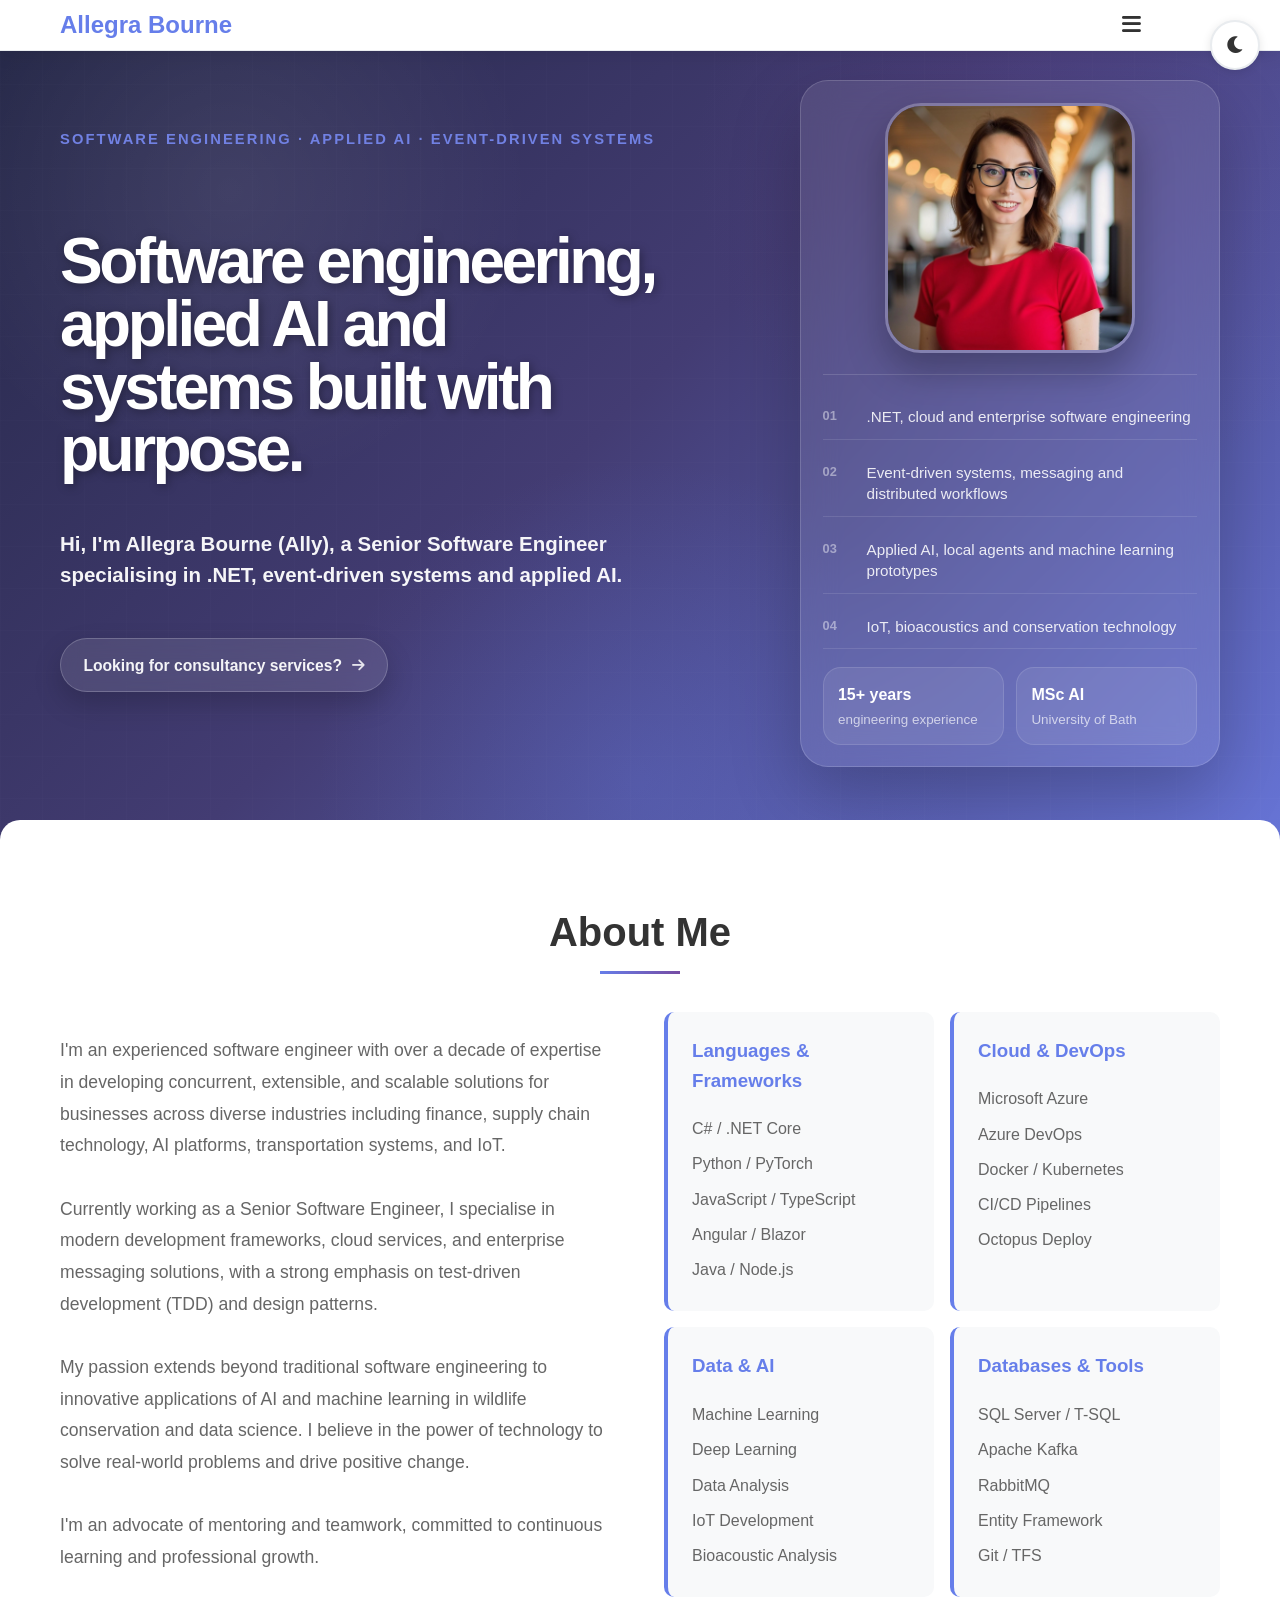
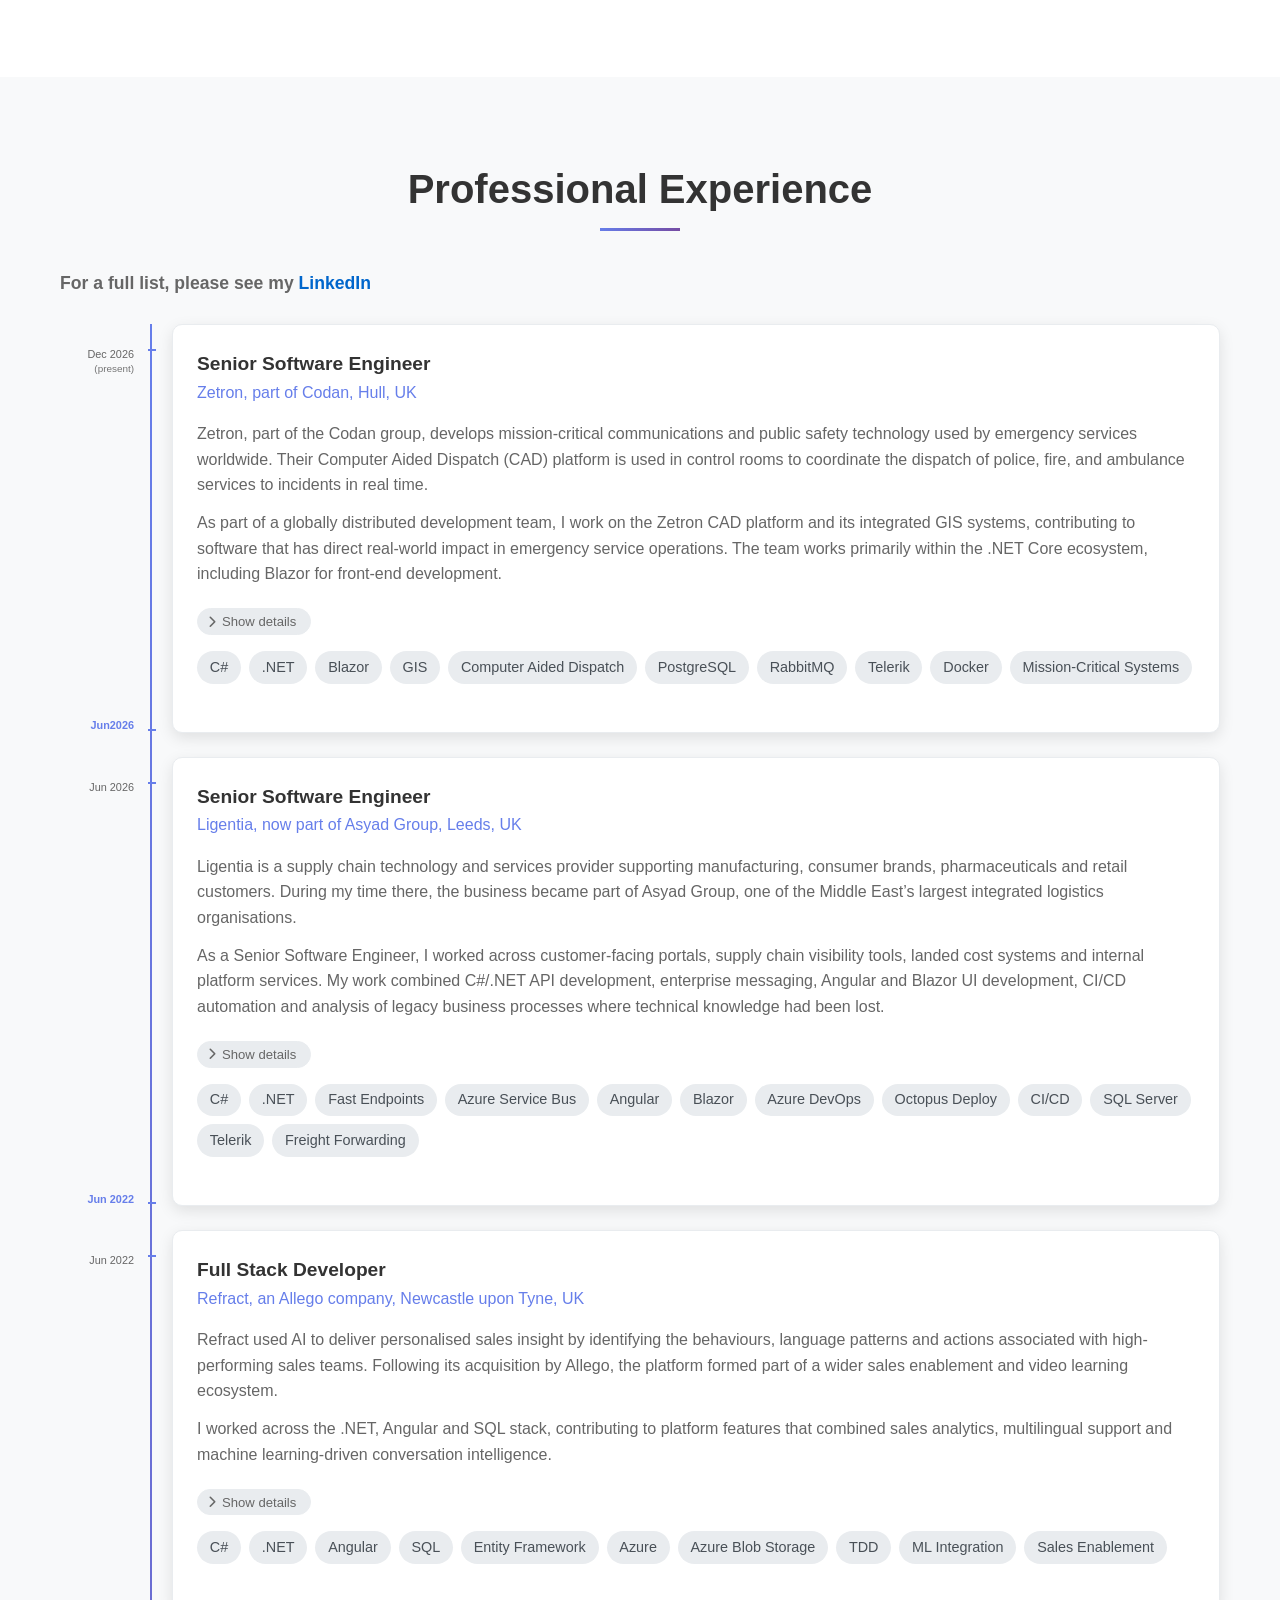
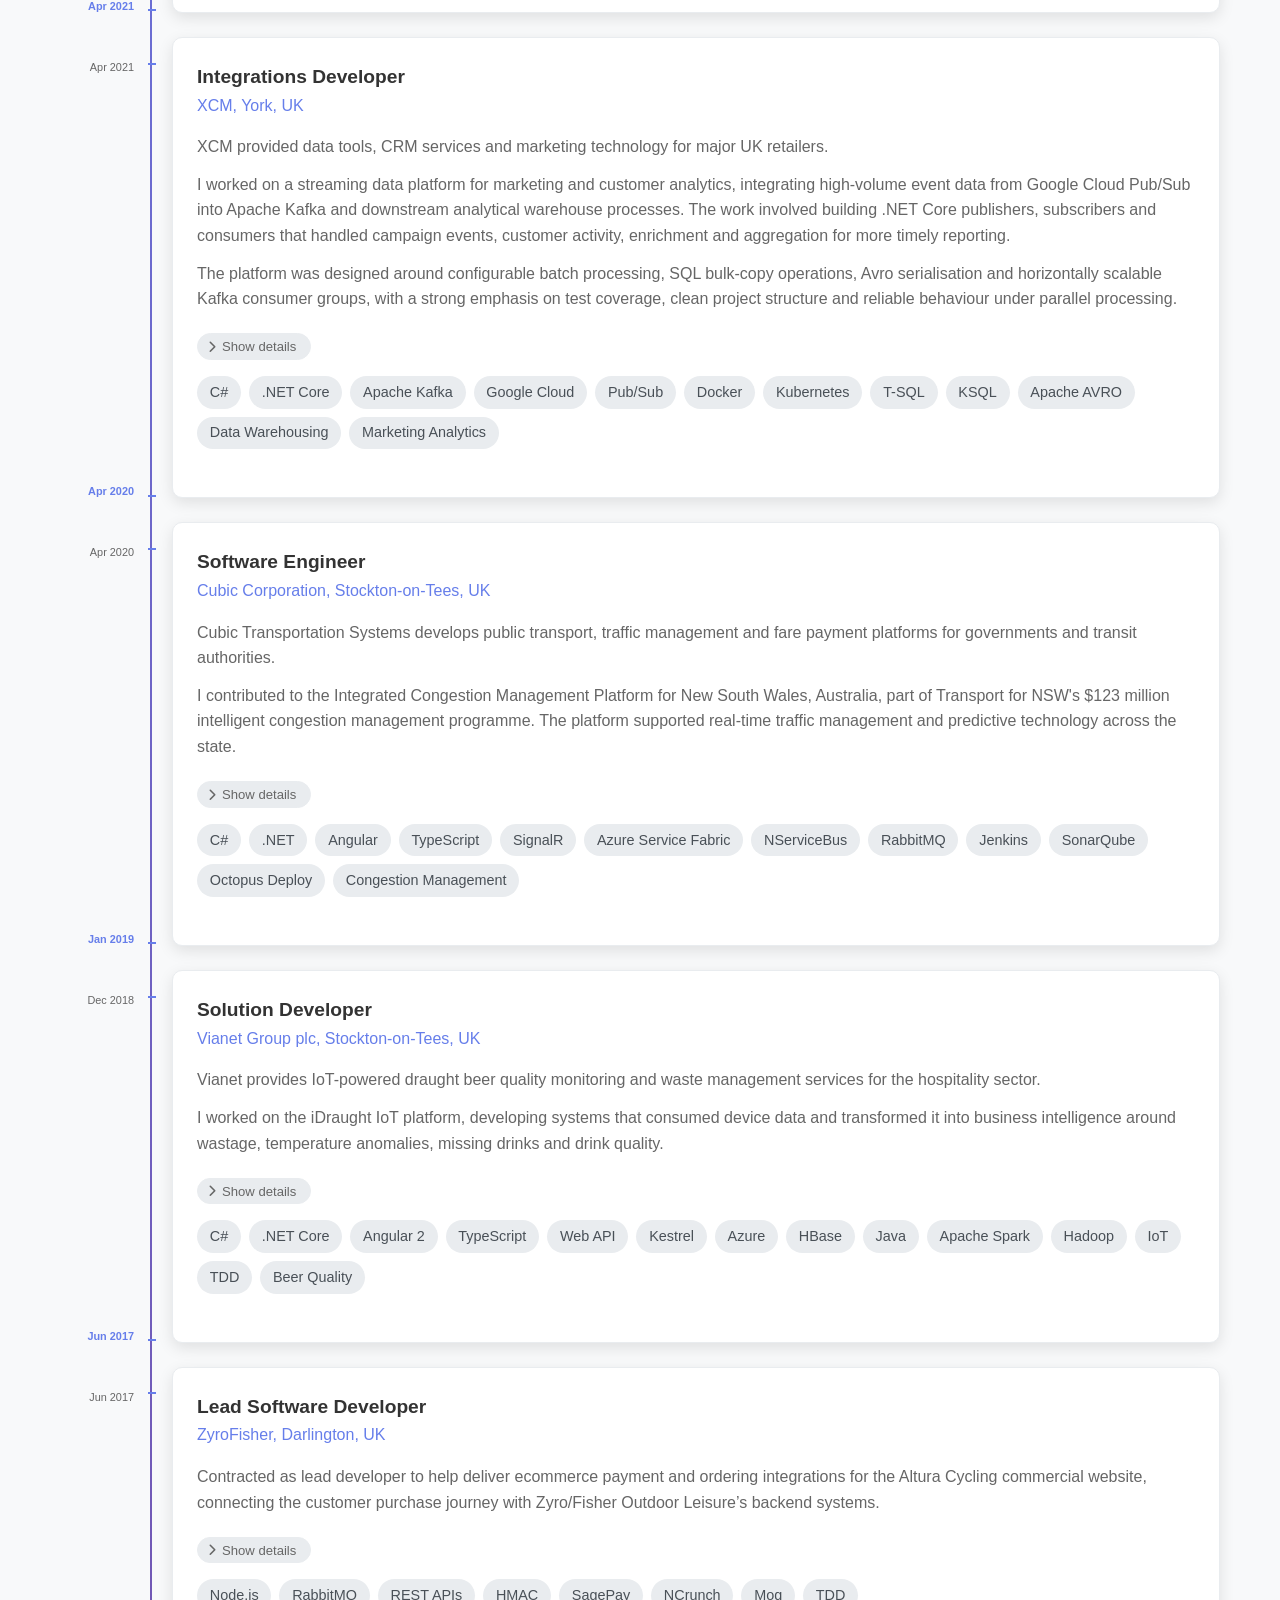
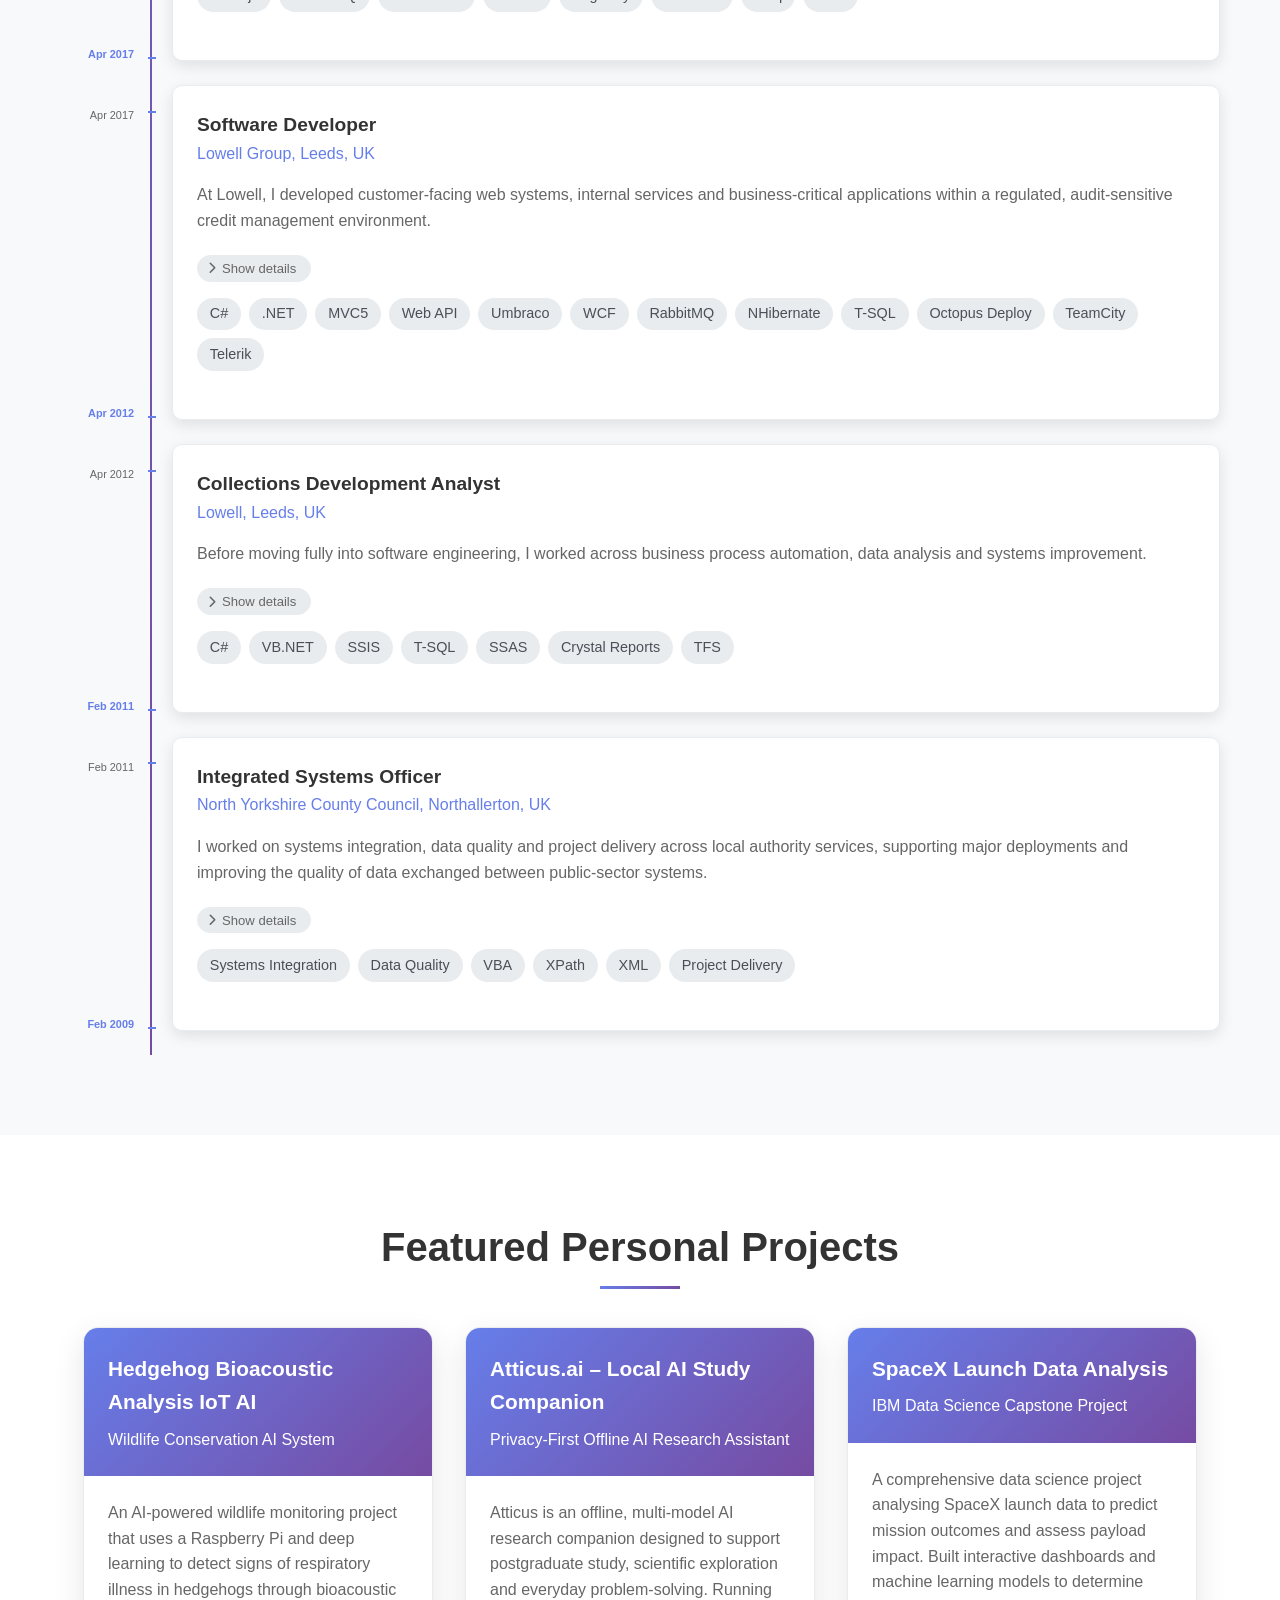
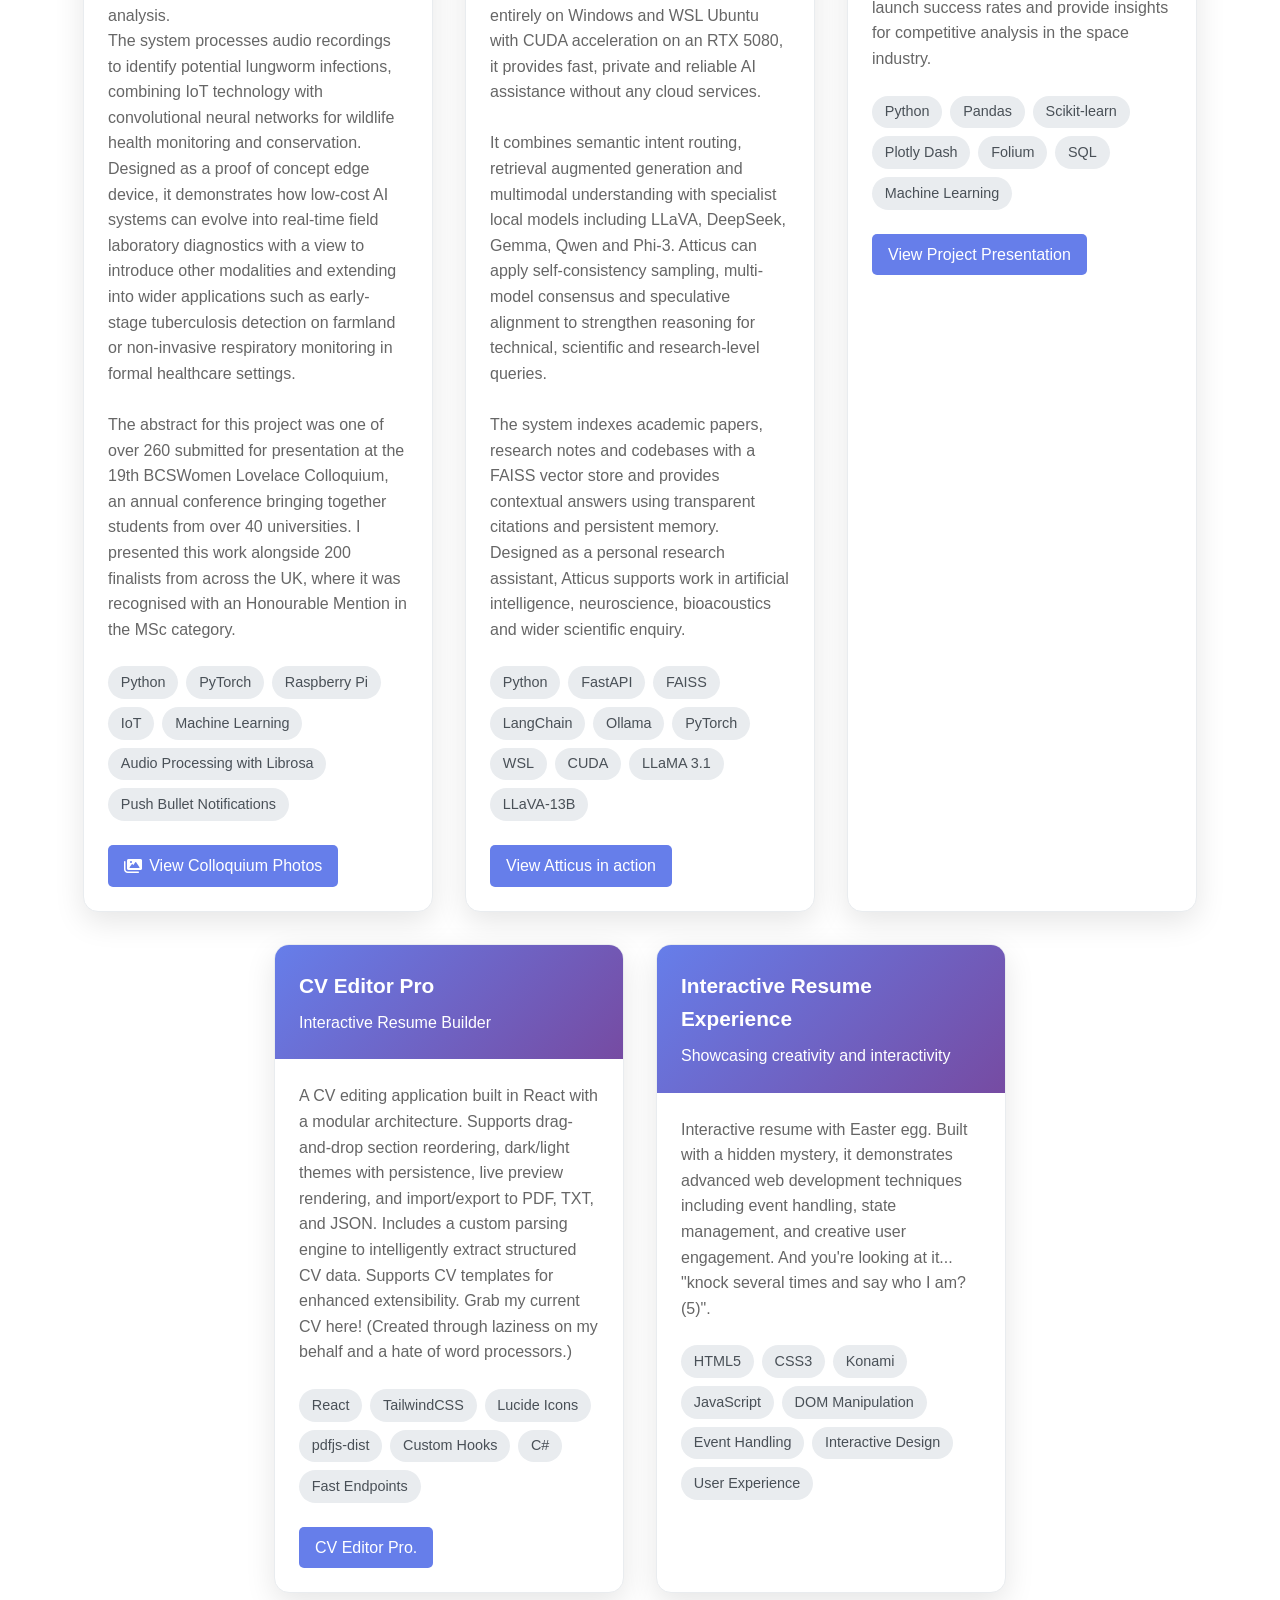
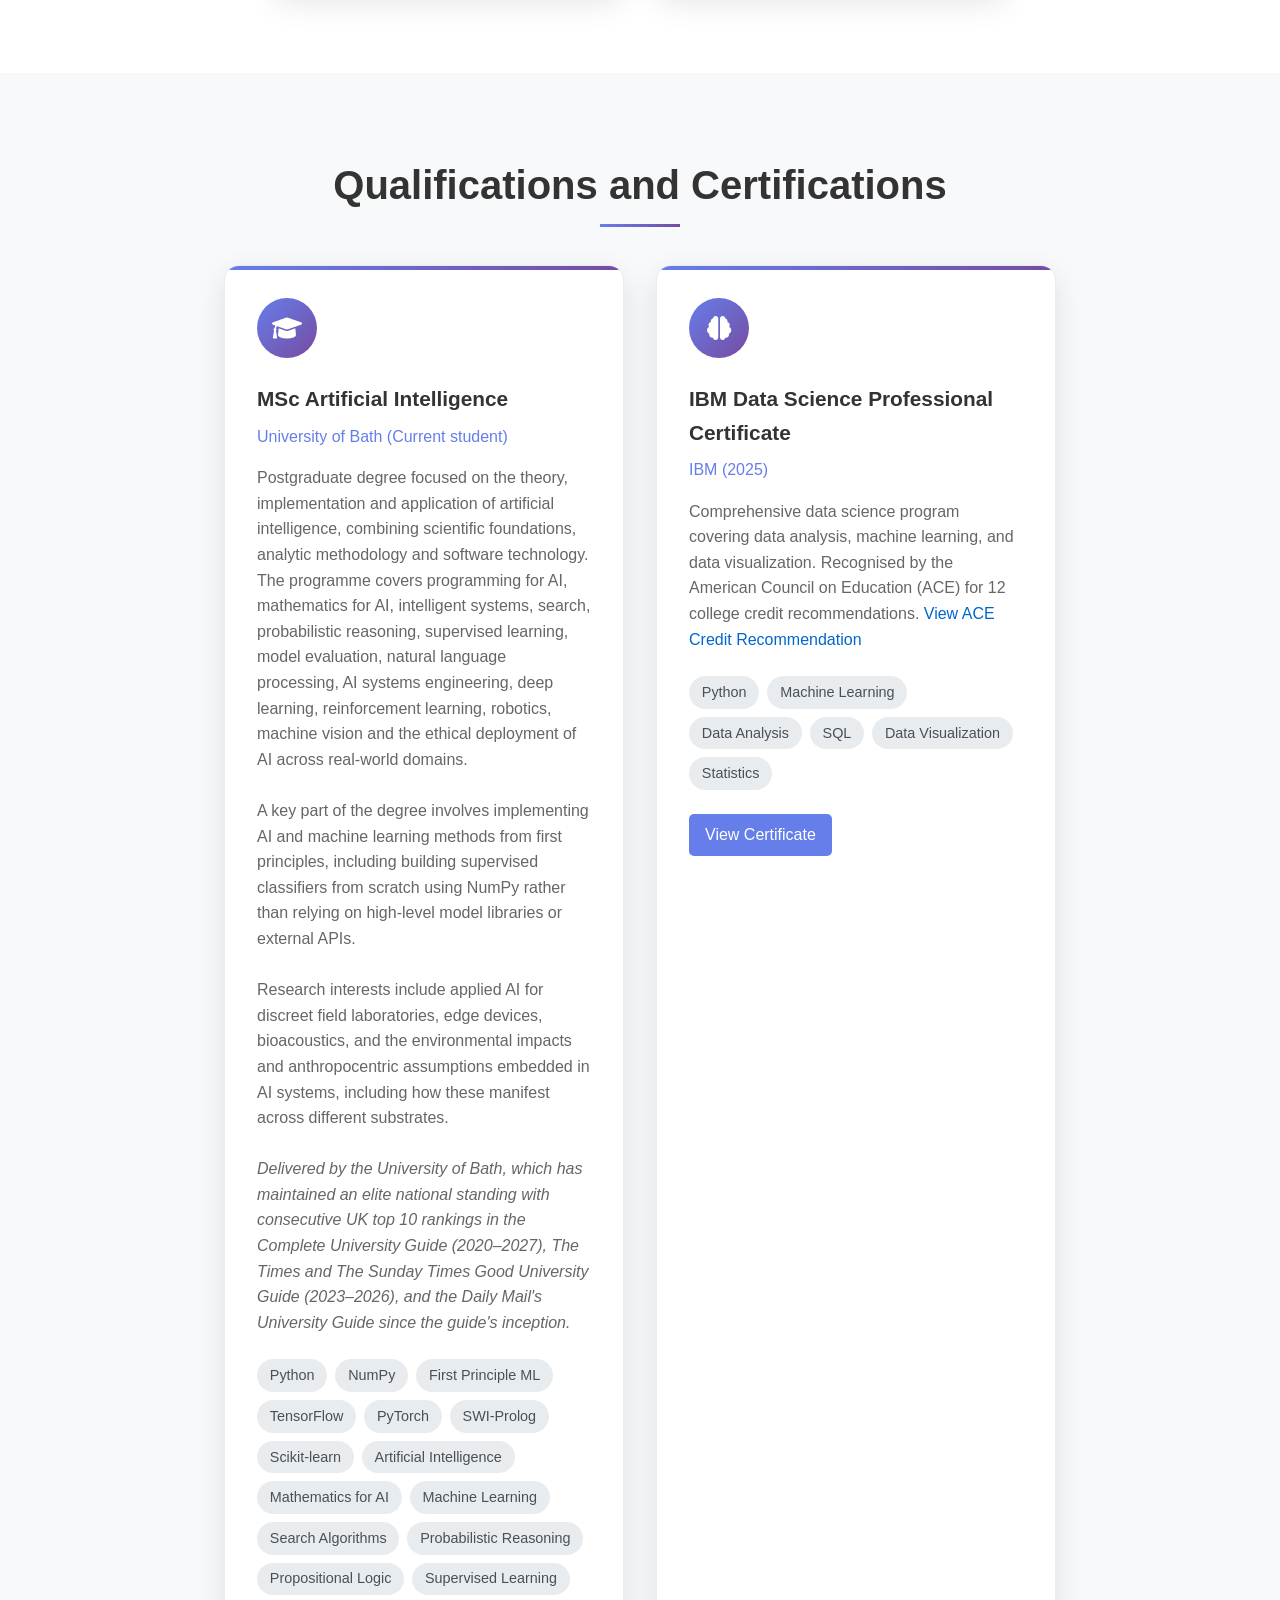
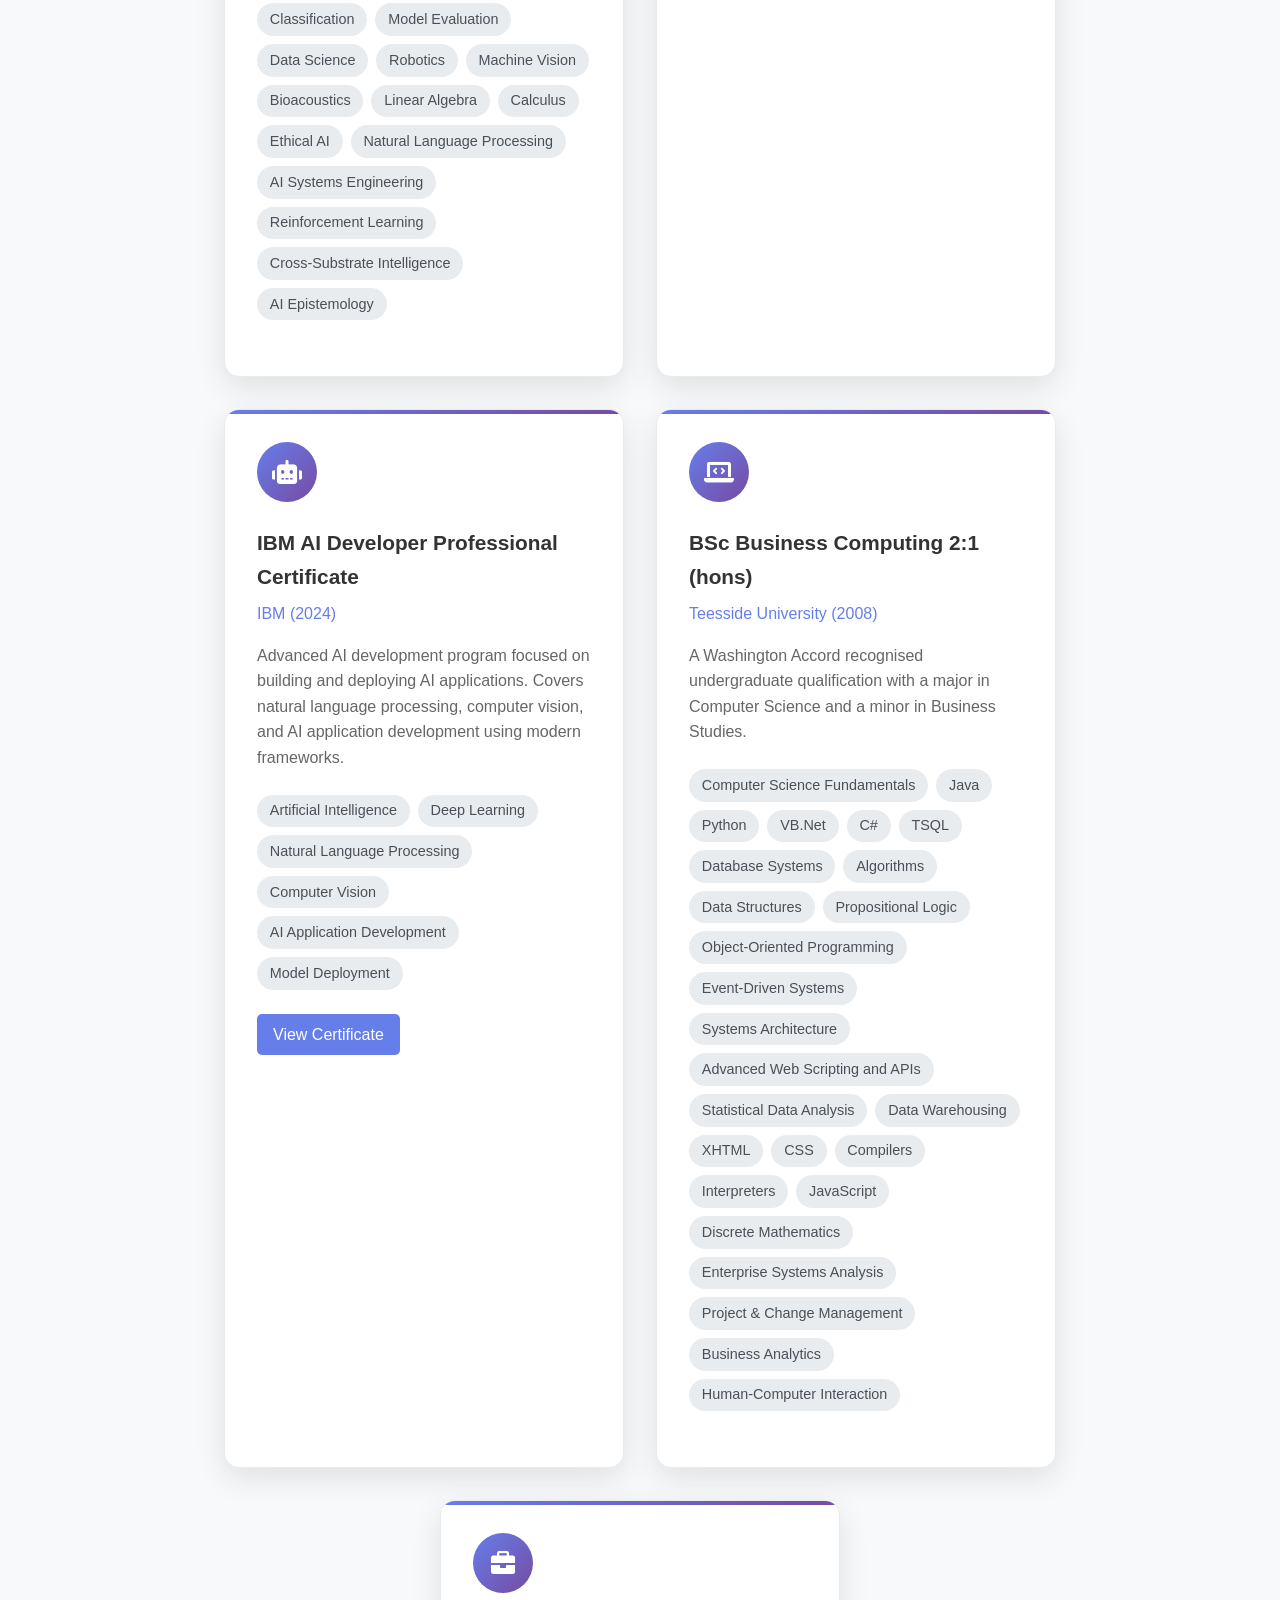
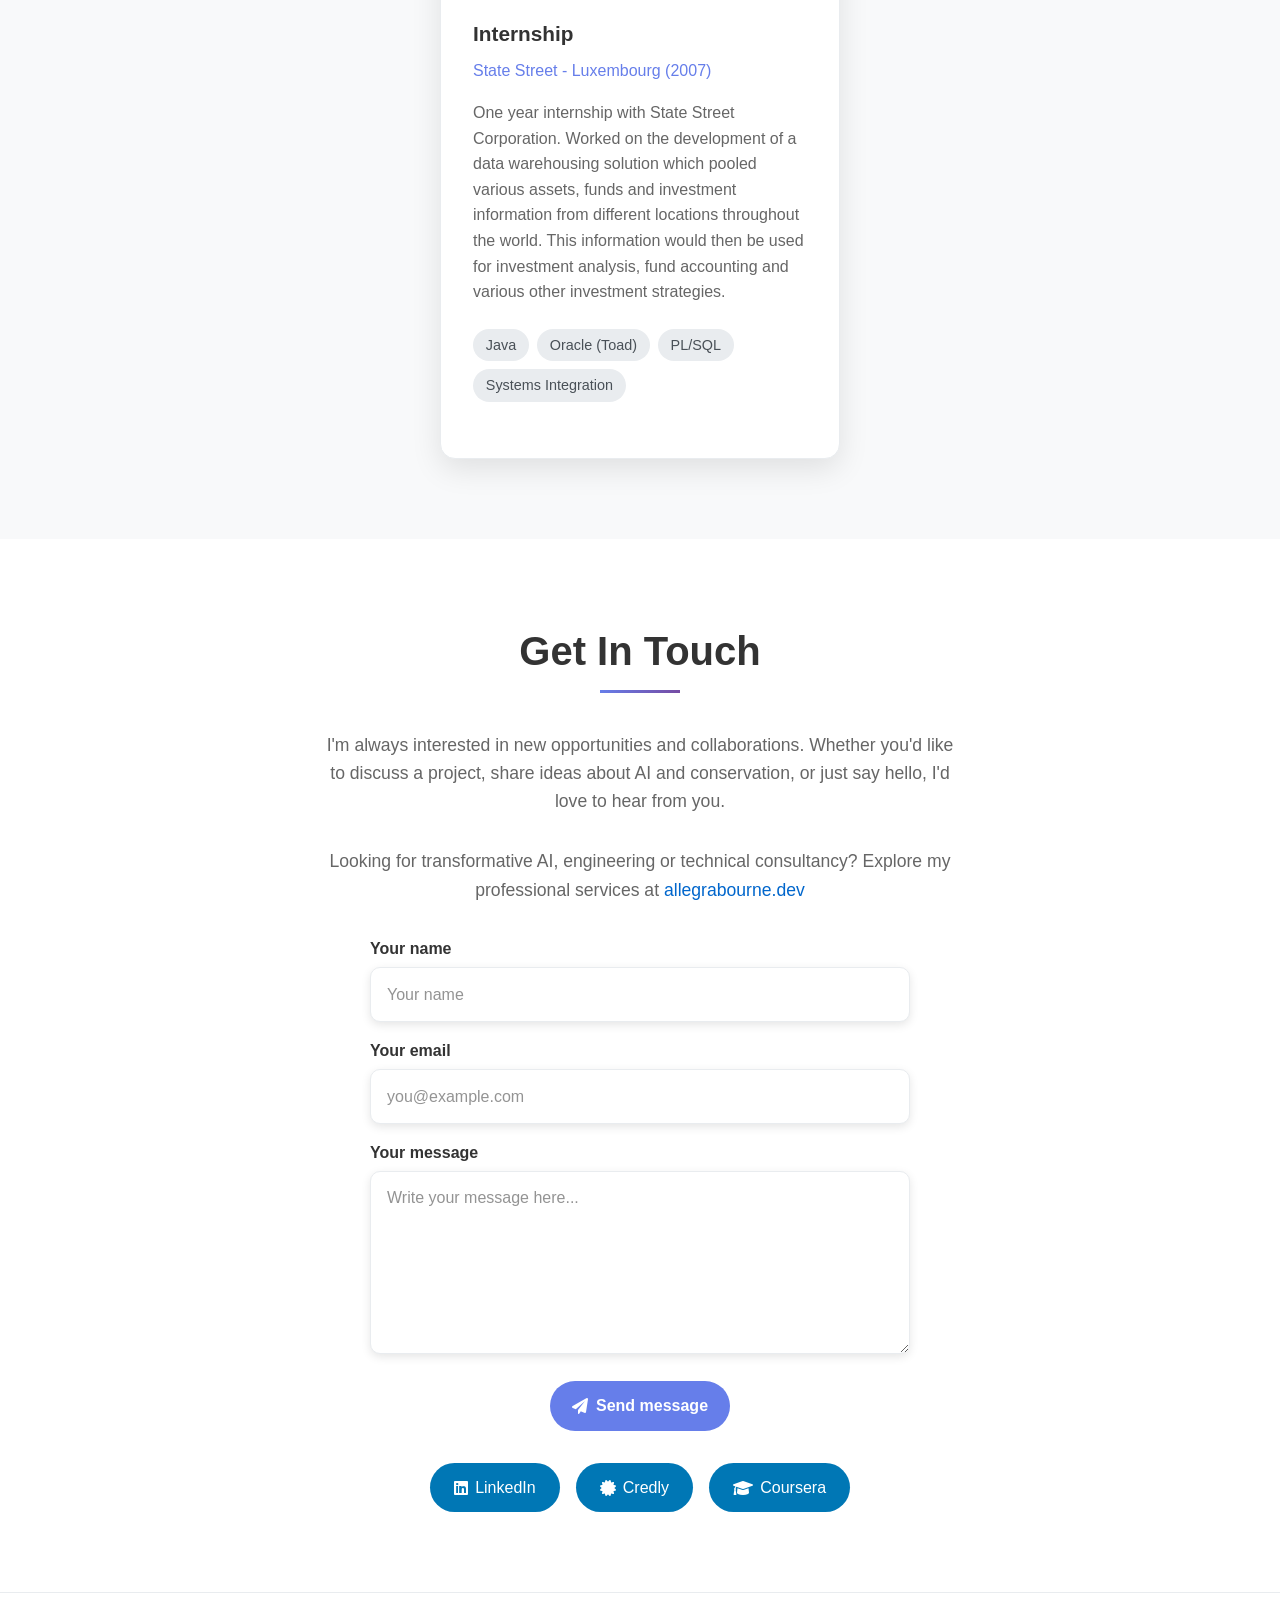
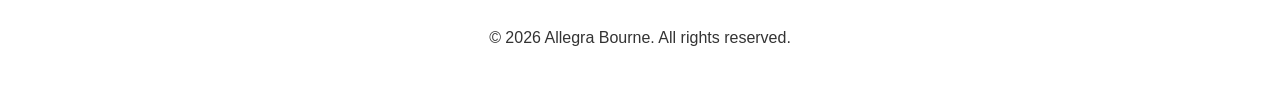
<file: index.html>
<!DOCTYPE html>
<html lang="en">
<head>
    <meta charset="UTF-8">
    <meta name="viewport" content="width=device-width, initial-scale=1.0">
    <meta name="description" content="Portfolio of Allegra Bourne, Senior Software Engineer specialising in .NET, event-driven systems, AI, IoT and bioacoustic machine learning.">
    <meta name="google-site-verification" content="U2L1jx_8jU8S7pFYob4S4ZyuSnbNI49-oKvMroaXEOw" />
    <link rel="canonical" href="https://allegrabourne.github.io/">
    <title>Allegra Bourne - Fullstack Software Engineer, Citizen Scientist and AI/Event Driven Solutions Specialist</title>
    <link href="https://cdnjs.cloudflare.com/ajax/libs/font-awesome/6.0.0/css/all.min.css" rel="stylesheet">
    <link rel="stylesheet" href="styles.css">

   <script type="application/ld+json">
    {
        "@context": "https://schema.org",
        "@type": "Person",
        "name": "Allegra Bourne",
        "url": "https://allegrabourne.github.io/",
        "sameAs": [
            "https://allegrabourne.dev/",
            "https://www.linkedin.com/in/allegrabourne/",
            "https://www.credly.com/users/allegra-bourne/badges",
            "https://www.coursera.org/learner/allegra-bourne"
        ],
        "jobTitle": "Senior Software Engineer and AI Solutions Specialist",
        "knowsAbout": [
            "Software Engineering",
            "Artificial Intelligence",
            "Event-driven Architecture",
            "Bespoke AI Agents",
            "AI Transformation",
            "Bioacoustics",
            "IoT"
        ]
    }
    </script>
</head>
<body>
    <header>
        <nav class="container">
            <div class="logo" id="logoElement">Allegra Bourne</div>
            <ul class="nav-links">
                <li><a href="#about">About</a></li>
                <li><a href="#experience">Experience</a></li>
                <li><a href="#projects">Projects</a></li>
                <li><a href="#certifications">Qualifications</a></li>
                <li><a href="#contact">Contact</a></li>
            </ul>
            <button class="mobile-nav-toggle" id="mobileNavToggle" aria-label="Open navigation menu" aria-controls="mobileMenu" aria-expanded="false">
                <i class="fas fa-bars"></i>
            </button>
            <button class="theme-toggle" id="themeToggle" aria-label="Toggle theme">
                <i class="fas fa-sun theme-icon"></i>
            </button>
            <div class="mobile-menu" id="mobileMenu" aria-hidden="true">
                <button class="mobile-nav-close" id="mobileNavClose" aria-label="Close navigation menu">
                    <i class="fas fa-times"></i>
                </button>
                <a href="#about">About</a>
                <a href="#experience">Experience</a>
                <a href="#projects">Projects</a>
                <a href="#certifications">Qualifications</a>
                <a href="#contact">Contact</a>
            </div>
        </nav>
    </header>

   <section class="hero">
    <div class="container">
        <div class="hero-content">
            <div class="hero-main">
                <p class="hero-eyebrow">
                    Software Engineering · Applied AI · Event-Driven Systems
                </p>

                <h1>Software engineering, applied AI and systems built with purpose.</h1>

                <p class="hero-role">
                    Hi, I'm Allegra Bourne (Ally), a Senior Software Engineer specialising in .NET, event-driven systems and applied AI.
                </p>

                <div class="hero-actions">
                    <a
                        href="https://allegrabourne.dev/"
                        target="_blank"
                        rel="noopener noreferrer"
                        class="hero-service-link"
                    >
                        <span>Looking for consultancy services?</span>
                        <i class="fas fa-arrow-right"></i>
                    </a>
                </div>
            </div>

            <aside class="hero-profile-card" aria-label="Professional focus areas">
                <div class="hero-profile-header hero-profile-header-centered">
                    <img src="GfzImJZTIMo.jpeg" alt="Allegra Bourne" class="hero-profile-img">
                </div>

                <div class="hero-focus-list">
                    <div class="hero-focus-item">
                        <span>01</span>
                        <p>.NET, cloud and enterprise software engineering</p>
                    </div>

                    <div class="hero-focus-item">
                        <span>02</span>
                        <p>Event-driven systems, messaging and distributed workflows</p>
                    </div>

                    <div class="hero-focus-item">
                        <span>03</span>
                        <p>Applied AI, local agents and machine learning prototypes</p>
                    </div>

                    <div class="hero-focus-item">
                        <span>04</span>
                        <p>IoT, bioacoustics and conservation technology</p>
                    </div>
                </div>

                <div class="hero-proof-strip">
                    <div>
                        <strong>15+ years</strong>
                        <span>engineering experience</span>
                    </div>

                    <div>
                        <strong>MSc AI</strong>
                        <span>University of Bath</span>
                    </div>
                </div>
            </aside>
        </div>
    </div>
</section>
   

    <main>
        <section id="about" class="section">
            <div class="container">
                <h2>About Me</h2>
                <div class="about-content">
                    <div class="about-text">
                        <p>I'm an experienced software engineer with over a decade of expertise in developing concurrent, extensible, and scalable solutions for businesses across diverse industries including finance, supply chain technology, AI platforms, transportation systems, and IoT.</p>
                        <br>
                        <p>Currently working as a Senior Software Engineer, I specialise in modern development frameworks, cloud services, and enterprise messaging solutions, with a strong emphasis on test-driven development (TDD) and design patterns.</p>
                        <br>
                        <p>My passion extends beyond traditional software engineering to innovative applications of AI and machine learning in wildlife conservation and data science. I believe in the power of technology to solve real-world problems and drive positive change.</p>
                        <br>
                        <p>I'm an advocate of mentoring and teamwork, committed to continuous learning and professional growth.</p>
                    </div>
                    <div class="skills-grid">
                        <div class="skill-category">
                            <h3>Languages & Frameworks</h3>
                            <ul>
                                <li>C# / .NET Core</li>
                                <li>Python / PyTorch</li>
                                <li>JavaScript / TypeScript</li>
                                <li>Angular / Blazor</li>
                                <li>Java / Node.js</li>
                            </ul>
                        </div>
                        <div class="skill-category">
                            <h3>Cloud & DevOps</h3>
                            <ul>
                                <li>Microsoft Azure</li>
                                <li>Azure DevOps</li>
                                <li>Docker / Kubernetes</li>
                                <li>CI/CD Pipelines</li>
                                <li>Octopus Deploy</li>
                            </ul>
                        </div>
                        <div class="skill-category">
                            <h3>Data & AI</h3>
                            <ul>
                                <li>Machine Learning</li>
                                <li>Deep Learning</li>
                                <li>Data Analysis</li>
                                <li>IoT Development</li>
                                <li>Bioacoustic Analysis</li>
                            </ul>
                        </div>
                        <div class="skill-category">
                            <h3>Databases & Tools</h3>
                            <ul>
                                <li>SQL Server / T-SQL</li>
                                <li>Apache Kafka</li>
                                <li>RabbitMQ</li>
                                <li>Entity Framework</li>
                                <li>Git / TFS</li>
                            </ul>
                        </div>
                    </div>
                </div>
            </div>
        </section>

  <section id="experience" class="section">
    <div class="container">
        <h2>Professional Experience</h2>
        <h3 style="font-size: 1.1em; margin-top: 0.5em; margin-bottom: 1.5em; color: var(--text-secondary);">
            For a full list, please see my 
            <a href="https://www.linkedin.com/in/allegrabourne/" target="_blank" style="color: #0066cc; text-decoration: none;">LinkedIn</a>
        </h3>

         <div class="experience-timeline"><div class="experience-timeline-line"></div>

            <div class="tl-dates"><span class="tl-date-end" id="currentTimelineEnd"></span><span class="tl-date-start"><span class="tl-month">Jun</span><span class="tl-year">2026</span></span></div><div class="experience-item" data-dates="Jun 2026 – Present" data-current-role="true" data-start-date="Jun 2026">
    <div class="experience-header">
        <div>
            <div class="experience-title">Senior Software Engineer</div>
            <div class="experience-company">Zetron, part of Codan, Hull, UK</div>
        </div>
    </div>

    <div class="experience-description">
        <p style="margin-bottom:0.75rem;">
            Zetron, part of the Codan group, develops mission-critical communications and public safety technology used by emergency services worldwide. Their Computer Aided Dispatch (CAD) platform is used in control rooms to coordinate the dispatch of police, fire, and ambulance services to incidents in real time.
        </p>

        <p style="margin-bottom:0.75rem;">
            As part of a globally distributed development team, I work on the Zetron CAD platform and its integrated GIS systems, contributing to software that has direct real-world impact in emergency service operations. The team works primarily within the .NET Core ecosystem, including Blazor for front-end development.
        </p>

        <button class="details-toggle" onclick="toggleDetails(this)" aria-expanded="false">
            <i class="fas fa-chevron-right toggle-icon"></i>
            <span class="toggle-label-show">Show details</span>
            <span class="toggle-label-hide">Hide details</span>
        </button>

        <div class="collapsible-list">
            <ul style="margin:0.5rem 0 0.5rem 1.2rem; line-height:1.8;">
                <li>Technical Lead for the integration of what3words location technology into the CAD platform, supporting more precise incident location and dispatch workflows.</li>
                <li>Technical Lead for Custom Forms functionality, coordinating development across back-end services.</li>
                <li>Contributing to GIS system integration, supporting mapping, resource tracking and location intelligence within the dispatch platform.</li>
                <li>Developing automated person-object matching logic within the CAD domain, using C# and PostgreSQL.</li>
                <li>Developing within a .NET stack across Blazor front-end components and back-end services, with supporting technologies including RabbitMQ and Amazon S3.</li>
                <li>Collaborating across a globally distributed engineering team on software where reliability, correctness and maintainability are critical.</li>
            </ul>
        </div>
    </div>

    <div class="tech-stack" style="margin-top: 1rem;">
        <span class="tech-tag">C#</span>
        <span class="tech-tag">.NET</span>
        <span class="tech-tag">Blazor</span>
        <span class="tech-tag">GIS</span>
        <span class="tech-tag">Computer Aided Dispatch</span>
        <span class="tech-tag">PostgreSQL</span>
        <span class="tech-tag">RabbitMQ</span>
        <span class="tech-tag">Telerik</span>
        <span class="tech-tag">Docker</span>
        <span class="tech-tag">Mission-Critical Systems</span>
    </div>
</div>

        <div class="tl-dates">
            <span class="tl-date-end">
                <span class="tl-month">Jun</span>
                <span class="tl-year">2026</span>
            </span><span class="tl-date-start">
                <span class="tl-month">Jun</span>
                <span class="tl-year">2022</span>
            </span>
        </div>
        <div class="experience-item" data-dates="Jun 2022 – Jun 2026">
            <div class="experience-header">
                <div>
                    <div class="experience-title">Senior Software Engineer</div>
                    <div class="experience-company">Ligentia, now part of Asyad Group, Leeds, UK</div>
                </div>
        
    </div>

    <div class="experience-description">
        <p style="margin-bottom:0.75rem;">
            Ligentia is a supply chain technology and services provider supporting manufacturing, consumer brands, pharmaceuticals and retail customers. During my time there, the business became part of Asyad Group, one of the Middle East’s largest integrated logistics organisations.
        </p>

        <p style="margin-bottom:0.75rem;">
            As a Senior Software Engineer, I worked across customer-facing portals, supply chain visibility tools, landed cost systems and internal platform services. My work combined C#/.NET API development, enterprise messaging, Angular and Blazor UI development, CI/CD automation and analysis of legacy business processes where technical knowledge had been lost.
        </p>

        <button class="details-toggle" onclick="toggleDetails(this)" aria-expanded="false">
            <i class="fas fa-chevron-right toggle-icon"></i>
            <span class="toggle-label-show">Show details</span>
            <span class="toggle-label-hide">Hide details</span>
        </button>

        <div class="collapsible-list">
            <ul style="margin:0.5rem 0 0.5rem 1.2rem; line-height:1.8;">
                <li>Developed the Consignment Delivery Management portal using C#/.NET, Fast Endpoints, Azure Service Bus and Angular.</li>
                <li>Contributed to the Landed Cost portal, which formed a key part of Ligentia’s ongoing strategic partnership with Myer, supporting accurate landed cost calculation and end-to-end supply chain visibility across a supply chain handling over 20,000 TEU and 88 million units annually.</li>
                <li>Worked on the Ligentix supply chain platform, helping customers improve cost control, operational visibility and supply chain efficiency across supplier networks spanning China, India, Vietnam, Bangladesh, Pakistan and Turkey.</li>
                <li>Created and maintained CI/CD pipelines using Azure DevOps and Octopus Deploy, supporting reliable release management and deployment automation.</li>
                <li>Designed a prototype, and later contributed to the development of a Blazor-based multi-stage onboarding wizard with validation and workflow state management.</li>
                <li>Analysed legacy processes where institutional knowledge had been lost, producing recommendations for migration to modern technology stacks.</li>
            </ul>
        </div>
    </div>

            <div class="tech-stack" style="margin-top: 1rem;">
                <span class="tech-tag">C#</span>
                <span class="tech-tag">.NET</span>
                <span class="tech-tag">Fast Endpoints</span>
                <span class="tech-tag">Azure Service Bus</span>
                <span class="tech-tag">Angular</span>
                <span class="tech-tag">Blazor</span>
                <span class="tech-tag">Azure DevOps</span>
                <span class="tech-tag">Octopus Deploy</span>
                <span class="tech-tag">CI/CD</span>
                <span class="tech-tag">SQL Server</span>
                <span class="tech-tag">Telerik</span>
                <span class="tech-tag">Freight Forwarding</span>
            </div>
        </div>

            <div class="tl-dates">
                <span class="tl-date-end">
                    <span class="tl-month">Jun</span>
                    <span class="tl-year">2022</span>
                </span>
                <span class="tl-date-start">
                    <span class="tl-month">Apr</span>
                    <span class="tl-year">2021</span>
                </span>
            </div>
            <div class="experience-item" data-dates="Apr 2021 – Jun 2022">
                <div class="experience-header">
                    <div>
                        <div class="experience-title">Full Stack Developer</div>
                        <div class="experience-company">Refract, an Allego company, Newcastle upon Tyne, UK</div>
                    </div>
                    
                </div>

                <div class="experience-description">
                    <p style="margin-bottom:0.75rem;">
                        Refract used AI to deliver personalised sales insight by identifying the behaviours, language patterns and actions associated with high-performing sales teams. Following its acquisition by Allego, the platform formed part of a wider sales enablement and video learning ecosystem.
                    </p>

                    <p style="margin-bottom:0.75rem;">
                        I worked across the .NET, Angular and SQL stack, contributing to platform features that combined sales analytics, multilingual support and machine learning-driven conversation intelligence.
                    </p>

                    <button class="details-toggle" onclick="toggleDetails(this)" aria-expanded="false">
                        <i class="fas fa-chevron-right toggle-icon"></i>
                        <span class="toggle-label-show">Show details</span>
                        <span class="toggle-label-hide">Hide details</span>
                    </button>

                    <div class="collapsible-list">
                        <ul style="margin:0.5rem 0 0.5rem 1.2rem; line-height:1.8;">
                            <li>Implemented AI-assisted real-time translation workflows, enabling multilingual support across the platform.</li>
                            <li>Extended .NET APIs and Angular components so sales teams could access insight in their native language.</li>
                            <li>Integrated machine learning-based conversation intelligence into API and UI workflows, supporting call scoring, objection tracking and performance feedback.</li>
                            <li>Worked with SQL, Entity Framework migrations and Azure Blob Storage as part of the core platform stack.</li>
                            <li>Maintained a strong emphasis on TDD, design patterns and maintainable full-stack development.</li>
                        </ul>
                    </div>
                </div>

                <div class="tech-stack" style="margin-top: 1rem;">
                    <span class="tech-tag">C#</span>
                    <span class="tech-tag">.NET</span>
                    <span class="tech-tag">Angular</span>
                    <span class="tech-tag">SQL</span>
                    <span class="tech-tag">Entity Framework</span>
                    <span class="tech-tag">Azure</span>
                    <span class="tech-tag">Azure Blob Storage</span>
                    <span class="tech-tag">TDD</span>
                    <span class="tech-tag">ML Integration</span>
                    <span class="tech-tag">Sales Enablement</span>
                </div>
            </div>

            <div class="tl-dates">
                <span class="tl-date-end">
                    <span class="tl-month">Apr</span>
                    <span class="tl-year">2021</span>
                </span>
                <span class="tl-date-start">
                    <span class="tl-month">Apr</span>
                    <span class="tl-year">2020</span>
                </span>
            </div>
            <div class="experience-item" data-dates="Apr 2020 – Apr 2021">
                <div class="experience-header">
                    <div>
                        <div class="experience-title">Integrations Developer</div>
                        <div class="experience-company">XCM, York, UK</div>
                    </div>
                    
                </div>

                <div class="experience-description">
                    <p style="margin-bottom:0.75rem;">
                        XCM provided data tools, CRM services and marketing technology for major UK retailers.
                    </p>

                    <p style="margin-bottom:0.75rem;">
                        I worked on a streaming data platform for marketing and customer analytics, integrating high-volume event data from Google Cloud Pub/Sub into Apache Kafka and downstream analytical warehouse processes. The work involved building .NET Core publishers, subscribers and consumers that handled campaign events, customer activity, enrichment and aggregation for more timely reporting.
                    </p>

                    <p style="margin-bottom:0.75rem;">
                        The platform was designed around configurable batch processing, SQL bulk-copy operations, Avro serialisation and horizontally scalable Kafka consumer groups, with a strong emphasis on test coverage, clean project structure and reliable behaviour under parallel processing.
                    </p>

                    <button class="details-toggle" onclick="toggleDetails(this)" aria-expanded="false">
                        <i class="fas fa-chevron-right toggle-icon"></i>
                        <span class="toggle-label-show">Show details</span>
                        <span class="toggle-label-hide">Hide details</span>
                    </button>

                    <div class="collapsible-list">
                        <ul style="margin:0.5rem 0 0.5rem 1.2rem; line-height:1.8;">
                            <li>Built .NET Core prototype integration services for Pub/Sub, Kafka and warehouse-backed analytics workflows.</li>
                            <li>Implemented event enrichment, aggregation and campaign/activity correlation for marketing reporting.</li>
                            <li>Used Apache Avro, T-SQL, KSQL and SQL bulk copy to support efficient stream and warehouse processing.</li>
                            <li>Designed Kafka consumers to scale through partitions, consumer groups and configurable batch sizes.</li>
                            <li>Explored horizontal scalability approaches for high-volume customer event streams within budget and infrastructure constraints.</li>
                            <li>Containerised services with Docker and supported deployment/image administration through Kubernetes.</li>
                            <li>Delivered data migration, data integration and Single Customer View work alongside the streaming platform prototype.</li>
                            <li>Recognised with XCM’s “Newcomer of the Year” award for contributions to the architecture, prototyping and implementation of Pub/Sub-to-Kafka streaming data workflows.</li>
                        </ul>
                    </div>
                </div>

                <div class="tech-stack" style="margin-top: 1rem;">
                    <span class="tech-tag">C#</span>
                    <span class="tech-tag">.NET Core</span>
                    <span class="tech-tag">Apache Kafka</span>
                    <span class="tech-tag">Google Cloud</span>
                    <span class="tech-tag">Pub/Sub</span>
                    <span class="tech-tag">Docker</span>
                    <span class="tech-tag">Kubernetes</span>
                    <span class="tech-tag">T-SQL</span>
                    <span class="tech-tag">KSQL</span>
                    <span class="tech-tag">Apache AVRO</span>
                    <span class="tech-tag">Data Warehousing</span>
                    <span class="tech-tag">Marketing Analytics</span>
                </div>
            </div>

            <div class="tl-dates">
                <span class="tl-date-end">
                <span class="tl-month">Apr</span>
                <span class="tl-year">2020</span>
            </span><span class="tl-date-start">
                <span class="tl-month">Jan</span>
                <span class="tl-year">2019</span>
            </span></div><div class="experience-item" data-dates="Jan 2019 – Apr 2020">
                <div class="experience-header">
                    <div>
                        <div class="experience-title">Software Engineer</div>
                        <div class="experience-company">Cubic Corporation, Stockton-on-Tees, UK</div>
                    </div>
                    
                </div>

                <div class="experience-description">
                    <p style="margin-bottom:0.75rem;">
                        Cubic Transportation Systems develops public transport, traffic management and fare payment platforms for governments and transit authorities.
                    </p>

                    <p style="margin-bottom:0.75rem;">
                        I contributed to the Integrated Congestion Management Platform for New South Wales, Australia, part of Transport for NSW's $123 million intelligent congestion management programme. The platform supported real-time traffic management and predictive technology across the state.
                    </p>

                    <button class="details-toggle" onclick="toggleDetails(this)" aria-expanded="false">
                        <i class="fas fa-chevron-right toggle-icon"></i>
                        <span class="toggle-label-show">Show details</span>
                        <span class="toggle-label-hide">Hide details</span>
                    </button>

                    <div class="collapsible-list">
                        <ul style="margin:0.5rem 0 0.5rem 1.2rem; line-height:1.8;">
                            <li>Built responsive Angular and TypeScript interfaces using SignalR for real-time communication with traffic operators.</li>
                            <li>Developed distributed services using C#, Azure Service Fabric, Topshelf and Web API.</li>
                            <li>Implemented enterprise messaging with NServiceBus and RabbitMQ for high-volume traffic data workflows.</li>
                            <li>Maintained continuous integration through Jenkins, SonarQube and Octopus Deploy.</li>
                            <li>Worked within Agile and SCRUM teams throughout the engagement.</li>
                        </ul>
                    </div>
                </div>

                <div class="tech-stack" style="margin-top: 1rem;">
                    <span class="tech-tag">C#</span>
                    <span class="tech-tag">.NET</span>
                    <span class="tech-tag">Angular</span>
                    <span class="tech-tag">TypeScript</span>
                    <span class="tech-tag">SignalR</span>
                    <span class="tech-tag">Azure Service Fabric</span>
                    <span class="tech-tag">NServiceBus</span>
                    <span class="tech-tag">RabbitMQ</span>
                    <span class="tech-tag">Jenkins</span>
                    <span class="tech-tag">SonarQube</span>
                    <span class="tech-tag">Octopus Deploy</span>
                    <span class="tech-tag">Congestion Management</span>
                </div>
            </div>

            <div class="tl-dates">
                <span class="tl-date-end">
                    <span class="tl-month">Dec</span>
                    <span class="tl-year">2018</span>
                </span><span class="tl-date-start">
                    <span class="tl-month">Jun</span>
                    <span class="tl-year">2017</span>
                </span></div><div class="experience-item" data-dates="Jun 2017 – Dec 2018">
                <div class="experience-header">
                    <div>
                        <div class="experience-title">Solution Developer</div>
                        <div class="experience-company">Vianet Group plc, Stockton-on-Tees, UK</div>
                    </div>
                    
                </div>

                <div class="experience-description">
                    <p style="margin-bottom:0.75rem;">
                        Vianet provides IoT-powered draught beer quality monitoring and waste management services for the hospitality sector.
                    </p>

                    <p style="margin-bottom:0.75rem;">
                        I worked on the iDraught IoT platform, developing systems that consumed device data and transformed it into business intelligence around wastage, temperature anomalies, missing drinks and drink quality.
                    </p>

                    <button class="details-toggle" onclick="toggleDetails(this)" aria-expanded="false">
                        <i class="fas fa-chevron-right toggle-icon"></i>
                        <span class="toggle-label-show">Show details</span>
                        <span class="toggle-label-hide">Hide details</span>
                    </button>

                    <div class="collapsible-list">
                        <ul style="margin:0.5rem 0 0.5rem 1.2rem; line-height:1.8;">
                            <li>Developed the Vianet IoT Portal frontend using Angular 2 and TypeScript.</li>
                            <li>Built .NET Core Web API services hosted in Kestrel, supported by Azure web app services and message queuing.</li>
                            <li>Worked with HBase, Java, Apache Spark and Hadoop for large-scale IoT data processing.</li>
                            <li>Applied TDD practices to data-processing logic and service development.</li>
                            <li>Introduced stronger TDD practices, supported Agile and SCRUM working and mentored junior developers.</li>
                        </ul>
                    </div>
                </div>

                <div class="tech-stack" style="margin-top: 1rem;">
                    <span class="tech-tag">C#</span>
                    <span class="tech-tag">.NET Core</span>
                    <span class="tech-tag">Angular 2</span>
                    <span class="tech-tag">TypeScript</span>
                    <span class="tech-tag">Web API</span>
                    <span class="tech-tag">Kestrel</span>
                    <span class="tech-tag">Azure</span>
                    <span class="tech-tag">HBase</span>
                    <span class="tech-tag">Java</span>
                    <span class="tech-tag">Apache Spark</span>
                    <span class="tech-tag">Hadoop</span>
                    <span class="tech-tag">IoT</span>
                    <span class="tech-tag">TDD</span>
                    <span class="tech-tag">Beer Quality</span>
                </div>
            </div>

            <div class="tl-dates">
                <span class="tl-date-end">
                <span class="tl-month">Jun</span>
                <span class="tl-year">2017</span>
            </span><span class="tl-date-start">
                <span class="tl-month">Apr</span>
                <span class="tl-year">2017</span>
            </span></div><div class="experience-item" data-dates="Apr 2017 – Jun 2017">
                <div class="experience-header">
                    <div>
                        <div class="experience-title">Lead Software Developer</div>
                        <div class="experience-company">ZyroFisher, Darlington, UK</div>
                    </div>
                    
                </div>

                <div class="experience-description">
                    <p style="margin-bottom:0.75rem;">
                        Contracted as lead developer to help deliver ecommerce payment and ordering integrations for the Altura Cycling commercial website, connecting the customer purchase journey with Zyro/Fisher Outdoor Leisure’s backend systems.
                    </p>

                    <button class="details-toggle" onclick="toggleDetails(this)" aria-expanded="false">
                        <i class="fas fa-chevron-right toggle-icon"></i>
                        <span class="toggle-label-show">Show details</span>
                        <span class="toggle-label-hide">Hide details</span>
                    </button>

                    <div class="collapsible-list">
                        <ul style="margin:0.5rem 0 0.5rem 1.2rem; line-height:1.8;">
                            <li>Enabled direct online purchasing by integrating ecommerce, ordering and payment workflows.</li>
                            <li>Built Sage and SagePay API integrations using RabbitMQ, RESTful services and HMAC authentication.</li>
                            <li>Delivered Node.js frontend functionality for the Altura Cycling commercial site.</li>
                            <li>Applied TDD practices using NCrunch and Moq to improve reliability of payment/order flows.</li>
                            <li>Contributed to digital commerce capability during a year in which Zyro reported revenue growth from £41.0m to £70.6m.</li>
                        </ul>
                    </div>
                </div>

                <div class="tech-stack" style="margin-top: 1rem;">
                    <span class="tech-tag">Node.js</span>
                    <span class="tech-tag">RabbitMQ</span>
                    <span class="tech-tag">REST APIs</span>
                    <span class="tech-tag">HMAC</span>
                    <span class="tech-tag">SagePay</span>
                    <span class="tech-tag">NCrunch</span>
                    <span class="tech-tag">Moq</span>
                    <span class="tech-tag">TDD</span>
                </div>
            </div>

            <div class="tl-dates">
                <span class="tl-date-end">
                    <span class="tl-month">Apr</span>
                    <span class="tl-year">2017</span>
                </span><span class="tl-date-start">
                    <span class="tl-month">Apr</span>
                    <span class="tl-year">2012</span>
                </span></div><div class="experience-item" data-dates="Apr 2012 – Apr 2017">
                <div class="experience-header">
                    <div>
                        <div class="experience-title">Software Developer</div>
                        <div class="experience-company">Lowell Group, Leeds, UK</div>
                    </div>
                    
                </div>

                <div class="experience-description">
                    <p style="margin-bottom:0.75rem;">
                        At Lowell, I developed customer-facing web systems, internal services and business-critical applications within a regulated, audit-sensitive credit management environment.
                    </p>

                    <button class="details-toggle" onclick="toggleDetails(this)" aria-expanded="false">
                        <i class="fas fa-chevron-right toggle-icon"></i>
                        <span class="toggle-label-show">Show details</span>
                        <span class="toggle-label-hide">Hide details</span>
                    </button>

                    <div class="collapsible-list">
                        <ul style="margin:0.5rem 0 0.5rem 1.2rem; line-height:1.8;">
                            <li>Developed RESTful Web API services self-hosted using Topshelf.</li>
                            <li>Contributed to the Lowell customer website using MVC5, REST services and Umbraco, enabling customers to manage accounts and payments securely.</li>
                            <li>Supported a platform that achieved over 150,000 customer registrations in its first year.</li>
                            <li>Built person matching and address cleansing services using WCF and RabbitMQ.</li>
                            <li>Worked with Octopus Deploy, TeamCity, NHibernate, T-SQL and CLR functions across service and data workflows.</li>
                            <li>Provided third-line support and worked within Agile SCRUM teams.</li>
                        </ul>
                    </div>
                </div>

                <div class="tech-stack" style="margin-top: 1rem;">
                    <span class="tech-tag">C#</span>
                    <span class="tech-tag">.NET</span>
                    <span class="tech-tag">MVC5</span>
                    <span class="tech-tag">Web API</span>
                    <span class="tech-tag">Umbraco</span>
                    <span class="tech-tag">WCF</span>
                    <span class="tech-tag">RabbitMQ</span>
                    <span class="tech-tag">NHibernate</span>
                    <span class="tech-tag">T-SQL</span>
                    <span class="tech-tag">Octopus Deploy</span>
                    <span class="tech-tag">TeamCity</span>
                    <span class="tech-tag">Telerik</span>
                </div>
            </div>

            <div class="tl-dates">
                <span class="tl-date-end">
                <span class="tl-month">Apr</span>
                <span class="tl-year">2012</span>
            </span><span class="tl-date-start">
                <span class="tl-month">Feb</span>
                <span class="tl-year">2011</span>
            </span></div><div class="experience-item" data-dates="Feb 2011 – Apr 2012">
                <div class="experience-header">
                    <div>
                        <div class="experience-title">Collections Development Analyst</div>
                        <div class="experience-company">Lowell, Leeds, UK</div>
                    </div>
                    
                </div>

                <div class="experience-description">
                    <p style="margin-bottom:0.75rem;">
                        Before moving fully into software engineering, I worked across business process automation, data analysis and systems improvement.
                    </p>

                    <button class="details-toggle" onclick="toggleDetails(this)" aria-expanded="false">
                        <i class="fas fa-chevron-right toggle-icon"></i>
                        <span class="toggle-label-show">Show details</span>
                        <span class="toggle-label-hide">Hide details</span>
                    </button>

                    <div class="collapsible-list">
                        <ul style="margin:0.5rem 0 0.5rem 1.2rem; line-height:1.8;">
                            <li>Automated business processes using SSIS, T-SQL, C# and VB.NET.</li>
                            <li>Created dynamic DTSX packages and reporting solutions using Crystal Reports and SSAS.</li>
                            <li>Improved data quality and deduplication processes, including work that saved around £40,000 compared with a supplier quote.</li>
                            <li>Mentored colleagues in source control, TFS, .NET and SSIS.</li>
                        </ul>
                    </div>
                </div>

                <div class="tech-stack" style="margin-top: 1rem;">
                    <span class="tech-tag">C#</span>
                    <span class="tech-tag">VB.NET</span>
                    <span class="tech-tag">SSIS</span>
                    <span class="tech-tag">T-SQL</span>
                    <span class="tech-tag">SSAS</span>
                    <span class="tech-tag">Crystal Reports</span>
                    <span class="tech-tag">TFS</span>
                </div>
            </div>

            <div class="tl-dates">
                <span class="tl-date-end">
                    <span class="tl-month">Feb</span>
                    <span class="tl-year">2011</span>
                </span>
                <span class="tl-date-start">
                    <span class="tl-month">Feb</span>
                    <span class="tl-year">2009</span>
                </span>
            </div>
            <div class="experience-item" data-dates="Feb 2009 – Feb 2011">
                <div class="experience-header">
                    <div>
                        <div class="experience-title">Integrated Systems Officer</div>
                        <div class="experience-company">North Yorkshire County Council, Northallerton, UK</div>
                    </div>
                    
                </div>

                <div class="experience-description">
                    <p style="margin-bottom:0.75rem;">
                        I worked on systems integration, data quality and project delivery across local authority services, supporting major deployments and improving the quality of data exchanged between public-sector systems.
                    </p>

                    <button class="details-toggle" onclick="toggleDetails(this)" aria-expanded="false">
                        <i class="fas fa-chevron-right toggle-icon"></i>
                        <span class="toggle-label-show">Show details</span>
                        <span class="toggle-label-hide">Hide details</span>
                    </button>

                    <div class="collapsible-list">
                        <ul style="margin:0.5rem 0 0.5rem 1.2rem; line-height:1.8;">
                            <li>Supported the deployment of a Children's Centre Management System across 40 Children's Centres.</li>
                            <li>Supported the deployment of North Yorkshire's integrated online admissions system.</li>
                            <li>Assisted with the integration of IMPULSE, the children's services system for North Yorkshire.</li>
                            <li>Created XML cleansing macros using VBA and XPath to improve school data quality.</li>
                            <li>Provided technical assistance during ContactPoint instance accreditation for North Yorkshire and partners.</li>
                        </ul>
                    </div>
                </div>

                <div class="tech-stack" style="margin-top: 1rem;">
                    <span class="tech-tag">Systems Integration</span>
                    <span class="tech-tag">Data Quality</span>
                    <span class="tech-tag">VBA</span>
                    <span class="tech-tag">XPath</span>
                    <span class="tech-tag">XML</span>
                    <span class="tech-tag">Project Delivery</span>
                </div>
            </div>

        </div>
    </div>
</section>

        <section id="projects" class="section">
            <div class="container">
                <h2>Featured Personal Projects</h2>
                <div class="projects-grid">
                    <div class="project-card">
                        <div class="project-header">
                            <h3>Hedgehog Bioacoustic Analysis IoT AI</h3>
                            <p>Wildlife Conservation AI System</p>
                        </div>
                        <div class="project-content">
                            <div class="project-description">
                                An AI-powered wildlife monitoring project that uses a Raspberry Pi and deep learning to 
                                detect signs of respiratory illness in hedgehogs through bioacoustic analysis.        
                                 <br> The system processes audio recordings to identify potential lungworm infections, 
                                 combining IoT technology with convolutional neural networks for wildlife health monitoring
                                  and conservation. Designed as a proof of concept edge device, it demonstrates how low-cost 
                                  AI systems can evolve into real-time field laboratory diagnostics with a view to 
                                  introduce other modalities and extending into wider applications such as early-stage 
                                  tuberculosis detection on farmland or non-invasive respiratory monitoring in formal 
                                  healthcare settings.
                               <br><br>The abstract for this project was one of over 260 submitted for presentation at the 19th BCSWomen 
                               Lovelace Colloquium, an annual conference bringing together students from over 40 universities. 
                               I presented this work alongside 200 finalists from across the UK, 
                               where it was recognised with an Honourable Mention in the MSc category.
                            </div>
                            <div class="tech-stack">
                                <span class="tech-tag">Python</span>
                                <span class="tech-tag">PyTorch</span>
                                <span class="tech-tag">Raspberry Pi</span>
                                <span class="tech-tag">IoT</span>
                                <span class="tech-tag">Machine Learning</span>
                                <span class="tech-tag">Audio Processing with Librosa</span>
                                <span class="tech-tag">Push Bullet Notifications</span>
                            </div>
                           <div class="project-links">
                                <a href="#" class="btn-gallery" onclick="openGallery(); return false;">
                                    <i class="fas fa-images"></i> View Colloquium Photos
                                </a>
                            </div>
                        </div>
                    </div>

                    <div class="project-card">
                        <div class="project-header">
                            <h3>Atticus.ai – Local AI Study Companion</h3>
                            <p>Privacy-First Offline AI Research Assistant</p>
                        </div>
                        <div class="project-content">
                            <div class="project-description">
                                   Atticus is an offline, multi-model AI research companion designed to support postgraduate study, scientific exploration and everyday problem-solving. Running entirely on Windows and WSL Ubuntu with CUDA acceleration on an RTX 5080, it provides fast, private and reliable AI assistance without any cloud services.
     <br><br>
It combines semantic intent routing, retrieval augmented generation and multimodal understanding with specialist local models including LLaVA, DeepSeek, Gemma, Qwen and Phi-3. Atticus can apply self-consistency sampling, multi-model consensus and speculative alignment to strengthen reasoning for technical, scientific and research-level queries.
     <br><br>
The system indexes academic papers, research notes and codebases with a FAISS vector store and provides contextual answers using transparent citations and persistent memory. Designed as a personal research assistant, Atticus supports work in artificial intelligence, neuroscience, bioacoustics and wider scientific enquiry.
                            </div>
                            <div class="tech-stack">
                                <span class="tech-tag">Python</span>
                                <span class="tech-tag">FastAPI</span>
                                <span class="tech-tag">FAISS</span>
                                <span class="tech-tag">LangChain</span>
                                <span class="tech-tag">Ollama</span>
                                <span class="tech-tag">PyTorch</span>
                                <span class="tech-tag">WSL</span>
                                <span class="tech-tag">CUDA</span>
                                <span class="tech-tag">LLaMA 3.1</span>
                                <span class="tech-tag">LLaVA-13B</span>
                            </div>
                              <div class="project-links">
                                 <a href="https://youtu.be/6RDK0WdJrL8" target="_blank" rel="noopener noreferrer">View Atticus in action</a>
                             </div>
                        </div>
                    </div>

                    <div class="project-card">
                        <div class="project-header">
                            <h3>SpaceX Launch Data Analysis</h3>
                            <p>IBM Data Science Capstone Project</p>
                        </div>
                        <div class="project-content">
                            <div class="project-description">
                                A comprehensive data science project analysing SpaceX launch data to predict mission outcomes and assess payload impact. Built interactive dashboards and machine learning models to determine launch success rates and provide insights for competitive analysis in the space industry.
                            </div>
                            <div class="tech-stack">
                                <span class="tech-tag">Python</span>
                                <span class="tech-tag">Pandas</span>
                                <span class="tech-tag">Scikit-learn</span>
                                <span class="tech-tag">Plotly Dash</span>
                                <span class="tech-tag">Folium</span>
                                <span class="tech-tag">SQL</span>
                                <span class="tech-tag">Machine Learning</span>
                            </div>
                            <div class="project-links">
                                <a href="https://coursera-assessments.s3.amazonaws.com/assessments/1741887045038/2eec0e7f-d439-4d9f-9a58-3f9f541edd4d/ds-capstone-coursera.pdf" target="_blank">View Project Presentation</a>
                            </div>
                        </div>
                    </div>

                    <div class="project-card">
                        <div class="project-header">
                            <h3>CV Editor Pro</h3>
                            <p>Interactive Resume Builder</p>
                          </div>
                      <div class="project-content">
                        <div class="project-description">
                          A CV editing application built in React with a modular architecture. 
                          Supports drag-and-drop section reordering, dark/light themes with persistence, live preview 
                          rendering, and import/export to PDF, TXT, and JSON. Includes a custom parsing engine to 
                          intelligently extract structured CV data. Supports CV templates for enhanced extensibility.
                          Grab my current CV here! (Created through laziness on my behalf and a hate of word processors.)
                        </div>
                        <div class="tech-stack">
                            <span class="tech-tag">React</span>
                            <span class="tech-tag">TailwindCSS</span>
                            <span class="tech-tag">Lucide Icons</span>
                            <span class="tech-tag">pdfjs-dist</span>
                            <span class="tech-tag">Custom Hooks</span>
                            <span class="tech-tag">C#</span>
                            <span class="tech-tag">Fast Endpoints</span>
                        </div>
                        <div class="project-links">
                            <a href="https://allegrabourne.github.io/CVEditor/" target="_blank">CV Editor Pro.</a>
                        </div>
                      </div>
                    </div>
                    
                    <div class="project-card">
                        <div class="project-header">
                            <h3>Interactive Resume Experience</h3>
                            <p>Showcasing creativity and interactivity</p>
                        </div>
                        <div class="project-content">
                            <div class="project-description">
                                Interactive resume with Easter egg. Built with a hidden mystery, it demonstrates advanced web development techniques including event handling, state management, and creative user engagement. And you're looking at it... "knock several times and say who I am? (5)".
                            </div>
                            <div class="tech-stack">
                                <span class="tech-tag">HTML5</span>
                                <span class="tech-tag">CSS3</span>
                                <span class="tech-tag">Konami</span>
                                <span class="tech-tag">JavaScript</span>
                                <span class="tech-tag">DOM Manipulation</span>
                                <span class="tech-tag">Event Handling</span>
                                <span class="tech-tag">Interactive Design</span>
                                <span class="tech-tag">User Experience</span>
                            </div>
                        </div>
                    </div>
                </div>
            </div>
        </section>

          <section id="certifications" class="section">
            <div class="container">
                <h2>Qualifications and Certifications</h2>
                <div class="certifications-grid">
                    <div class="certification-card">
                                            <div class="certification-icon">
                                                <i class="fas fa-graduation-cap"></i>
                                            </div>
                                            <div class="certification-title">MSc Artificial Intelligence</div>
                                            <div class="certification-issuer">University of Bath (Current student)</div>
                                            <div class="certification-description">
                                                Postgraduate degree focused on the theory, implementation and application of artificial intelligence, combining scientific foundations, analytic methodology and software technology.
                                                The programme covers programming for AI, mathematics for AI, intelligent systems, search, probabilistic reasoning, supervised learning, model evaluation, natural language processing, AI systems engineering, deep learning, reinforcement learning, robotics, machine vision and the ethical deployment of AI across real-world domains.
                                                <br><br>
                                                A key part of the degree involves implementing AI and machine learning methods from first principles, including building supervised classifiers from scratch using NumPy rather than relying on high-level model libraries or external APIs.
                                                <br><br>
                                                Research interests include applied AI for discreet field laboratories, edge devices, bioacoustics, and the environmental impacts and anthropocentric assumptions embedded in AI systems, including how these manifest across different substrates.
                                                <br><br>
                                                <em>Delivered by the University of Bath, which has maintained an elite national standing with consecutive UK top 10 rankings in the Complete University Guide (2020–2027), The Times and The Sunday Times Good University Guide (2023–2026), and the Daily Mail's University Guide since the guide's inception.</em>
                                            </div>
                                            <div class="certification-skills">
                                                <span class="skill-badge">Python</span>
                                                <span class="skill-badge">NumPy</span>
                                                <span class="skill-badge">First Principle ML</span>
                                                <span class="skill-badge">TensorFlow</span>
                                                <span class="skill-badge">PyTorch</span>
                                                <span class="skill-badge">SWI-Prolog</span>
                                                <span class="skill-badge">Scikit-learn</span>
                                                <span class="skill-badge">Artificial Intelligence</span>
                                                <span class="skill-badge">Mathematics for AI</span>
                                                <span class="skill-badge">Machine Learning</span>
                                                <span class="skill-badge">Search Algorithms</span>
                                                <span class="skill-badge">Probabilistic Reasoning</span>
                                                <span class="skill-badge">Propositional Logic</span>
                                                <span class="skill-badge">Supervised Learning</span>
                                                <span class="skill-badge">Classification</span>
                                                <span class="skill-badge">Model Evaluation</span>
                                                <span class="skill-badge">Data Science</span>
                                                <span class="skill-badge">Robotics</span>
                                                <span class="skill-badge">Machine Vision</span>
                                                <span class="skill-badge">Bioacoustics</span>
                                                <span class="skill-badge">Linear Algebra</span>
                                                <span class="skill-badge">Calculus</span>
                                                <span class="skill-badge">Ethical AI</span>
                                                <span class="skill-badge">Natural Language Processing</span>
                                                <span class="skill-badge">AI Systems Engineering</span>
                                                <span class="skill-badge">Reinforcement Learning</span>
                                                <span class="skill-badge">Cross-Substrate Intelligence</span>
                                                <span class="skill-badge">AI Epistemology</span>
                                            </div>
                                        </div>

                    <div class="certification-card">
                                            <div class="certification-icon">
                                                <i class="fas fa-brain"></i>
                                            </div>
                                            <div class="certification-title">IBM Data Science Professional Certificate</div>
                                            <div class="certification-issuer">IBM (2025)</div>
                                            <div class="certification-description">
                                                Comprehensive data science program covering data analysis, machine learning, and data visualization. Recognised by the American Council on Education (ACE) for 12 college credit recommendations. 
                                                <a href="https://www.acenet.edu/National-Guide/Pages/Course.aspx?org=IBM&cid=eb7d51c4-662b-ec11-b6e5-000d3a58e694" 
                                                       target="_blank" 
                                                       rel="noopener noreferrer" 
                                                       style="color: #0066cc; text-decoration: none;">
                                                    View ACE Credit Recommendation
                                                </a>
                                            </div>
                                            <div class="certification-skills">
                                                <span class="skill-badge">Python</span>
                                                <span class="skill-badge">Machine Learning</span>
                                                <span class="skill-badge">Data Analysis</span>
                                                <span class="skill-badge">SQL</span>
                                                <span class="skill-badge">Data Visualization</span>
                                                <span class="skill-badge">Statistics</span>
                                            </div>
                                            <a href="https://coursera.org/share/8bb16e2be758ad8fa926d95cb07e5388" target="_blank" class="certification-link">
                                                View Certificate
                                            </a>
                                        </div>

                    <div class="certification-card">
                                            <div class="certification-icon">
                                                <i class="fas fa-robot"></i>
                                            </div>
                                            <div class="certification-title">IBM AI Developer Professional Certificate</div>
                                            <div class="certification-issuer">IBM (2024)</div>
                                            <div class="certification-description">
                                                Advanced AI development program focused on building and deploying AI applications. Covers natural language processing, computer vision, and AI application development using modern frameworks.
                                            </div>
                                            <div class="certification-skills">
                                                <span class="skill-badge">Artificial Intelligence</span>
                                                <span class="skill-badge">Deep Learning</span>
                                                <span class="skill-badge">Natural Language Processing</span>
                                                <span class="skill-badge">Computer Vision</span>
                                                <span class="skill-badge">AI Application Development</span>
                                                <span class="skill-badge">Model Deployment</span>
                                            </div>
                                            <a href="https://coursera.org/share/fefaa216f95bed18f6e0f1b26b50eee4" target="_blank" class="certification-link">
                                                View Certificate
                                            </a>
                                        </div>

                    <div class="certification-card">
                                            <div class="certification-icon">
                                                <i class="fas fa-laptop-code"></i>
                                            </div>
                                            <div class="certification-title">BSc Business Computing 2:1 (hons)</div>
                                            <div class="certification-issuer">Teesside University (2008)</div>
                                            <div class="certification-description">
                                               A Washington Accord recognised undergraduate qualification with a major in Computer Science and a minor in Business Studies.
                                            </div>
                                            <div class="certification-skills">
                                                <span class="skill-badge">Computer Science Fundamentals</span>
                                                <span class="skill-badge">Java</span>
                                                <span class="skill-badge">Python</span>
                                                <span class="skill-badge">VB.Net</span>
                                                <span class="skill-badge">C#</span>
                                                <span class="skill-badge">TSQL</span>
                                                <span class="skill-badge">Database Systems</span>
                                                <span class="skill-badge">Algorithms</span>
                                                <span class="skill-badge">Data Structures</span>
                                                <span class="skill-badge">Propositional Logic</span>
                                                <span class="skill-badge">Object-Oriented Programming</span>
                                                <span class="skill-badge">Event-Driven Systems</span>
                                                <span class="skill-badge">Systems Architecture</span>
                                                <span class="skill-badge">Advanced Web Scripting and APIs</span>
                                                <span class="skill-badge">Statistical Data Analysis</span>
                                                <span class="skill-badge">Data Warehousing</span>
                                                <span class="skill-badge">XHTML</span>
                                                <span class="skill-badge">CSS</span>
                                                <span class="skill-badge">Compilers</span>
                                                <span class="skill-badge">Interpreters</span>
                                                <span class="skill-badge">JavaScript</span>
                                                <span class="skill-badge">Discrete Mathematics</span>
                                                <span class="skill-badge">Enterprise Systems Analysis</span>
                                                <span class="skill-badge">Project & Change Management</span>
                                                <span class="skill-badge">Business Analytics</span>
                                                 <span class="skill-badge">Human-Computer Interaction</span>
                                            </div>
                                        </div>

                    <div class="certification-card">
                                            <div class="certification-icon">
                                                <i class="fas fa-briefcase"></i>
                                            </div>
                                            <div class="certification-title">Internship</div>
                                            <div class="certification-issuer">State Street - Luxembourg (2007)</div>
                                            <div class="certification-description">
                                               One year internship with State Street Corporation. Worked on the development of a data warehousing solution which pooled various assets, funds and investment information from different locations throughout the world. This information would then be used for investment analysis, fund accounting and various other investment strategies.
                                            </div>
                                            <div class="certification-skills">
                                                <span class="skill-badge">Java</span>
                                                <span class="skill-badge">Oracle (Toad)</span>
                                                <span class="skill-badge">PL/SQL</span>
                                                <span class="skill-badge">Systems Integration</span>
                                            </div>
                                        </div>
                                </div>
            </div>
        </section>


       <section id="contact" class="section">
            <div class="container">
                <h2>Get In Touch</h2>

                <div class="contact-content">
                    <p>
                        I'm always interested in new opportunities and collaborations. Whether you'd like to discuss a project,
                        share ideas about AI and conservation, or just say hello, I'd love to hear from you.
                    </p>

                     <div class="professional-site-callout">
                        <p>
                             Looking for transformative AI, engineering or technical consultancy? Explore my professional services at
                            <a 
                                href="https://allegrabourne.dev/" 
                                target="_blank" 
                                rel="noopener noreferrer" 
                                style="color: #0066cc; text-decoration: none;"
                            >
                                allegrabourne.dev
                            </a>
                        </p>
                    </div>

                    <form 
                        action="https://formspree.io/f/xdajovbq" 
                        method="POST" 
                        class="contact-form"
                    >
                        <!-- Honeypot field for basic bot protection -->
                        <input 
                            type="text" 
                            name="_gotcha" 
                            class="contact-honeypot" 
                            tabindex="-1" 
                            autocomplete="off"
                        >

                        <div class="form-group">
                            <label for="contactName">Your name</label>
                            <input 
                                id="contactName" 
                                type="text" 
                                name="name" 
                                placeholder="Your name" 
                                required
                            >
                        </div>

                        <div class="form-group">
                            <label for="contactEmail">Your email</label>
                            <input 
                                id="contactEmail" 
                                type="email" 
                                name="email" 
                                placeholder="you@example.com" 
                                required
                            >
                        </div>

                        <div class="form-group">
                            <label for="contactMessage">Your message</label>
                            <textarea 
                                id="contactMessage" 
                                name="message" 
                                rows="6" 
                                placeholder="Write your message here..." 
                                required
                            ></textarea>
                        </div>

                        <div class="form-submit-row">
                            <button type="submit" class="contact-submit">
                                <i class="fas fa-paper-plane"></i>
                                Send message
                            </button>
                        </div>
                    </form>

                    <div class="contact-links">
                        <a href="https://www.linkedin.com/in/allegrabourne/" target="_blank" rel="noopener noreferrer">
                            <i class="fab fa-linkedin"></i> LinkedIn
                        </a>

                        <a href="https://www.credly.com/users/allegra-bourne/badges#credly" target="_blank" rel="noopener noreferrer">
                            <i class="fas fa-certificate"></i> Credly
                        </a>

                        <a href="https://www.coursera.org/learner/allegra-bourne" target="_blank" rel="noopener noreferrer">
                            <i class="fas fa-graduation-cap"></i> Coursera
                        </a>
                    </div>
                </div>
            </div>
        </section>
    </main>

    <footer>
       <div class="container">
            <p>&copy; <span id="current-year"></span> Allegra Bourne. All rights reserved.</p>
            <p style="font-size: 0.8rem; opacity: 0.5; margin-top: 0.5rem;">
            <!-- For the curious: ↑↑↓↓←→←→BA or click my name 7 times -->
            </p>
        </div>
    </footer>

    <div class="carousel-overlay" id="galleryOverlay" role="dialog" aria-modal="true" aria-label="Colloquium photo gallery">
        <div class="carousel-modal" id="galleryModal">
            <div class="carousel-header">
                <h3>19th BCSWomen Lovelace Colloquium</h3>
                <button class="carousel-close" id="galleryClose" aria-label="Close gallery"><i class="fas fa-times"></i></button>
            </div>
            <div class="carousel-stage" id="galleryStage">
                <!-- populated by JS -->
            </div>
            <div class="carousel-caption" id="galleryCaption" aria-live="polite"></div>
            <div class="carousel-thumbs" id="galleryThumbs"></div>
            <div class="carousel-hint" id="galleryHint">Use ← → arrow keys to navigate</div>
        </div>
    </div>

    <script>
        const now = new Date();
        document.getElementById("current-year").textContent = now.getFullYear();

        const currentTimelineEnd = document.getElementById("currentTimelineEnd");
        const currentRole = document.querySelector('[data-current-role="true"]');
        if (currentTimelineEnd) {
            const currentMonth = now.toLocaleString("en-GB", { month: "short" });
            const currentYear = now.getFullYear();
            currentTimelineEnd.innerHTML = `<span class="tl-current-date">${currentMonth} ${currentYear}</span><span class="tl-present">(present)</span>`;

            if (currentRole) {
                const startDate = currentRole.getAttribute("data-start-date") || "Jul 2022";
                currentRole.setAttribute("data-dates", `${startDate} – ${currentMonth} ${currentYear} (present)`);
            }
        }
    </script>

    <script>
        function toggleDetails(btn) {
            const list = btn.nextElementSibling;
            const isOpen = list.classList.toggle('open');
            btn.classList.toggle('open', isOpen);
            btn.setAttribute('aria-expanded', isOpen);
        }
    </script>

   <script>
        const GALLERY_IMAGES = [
    {
        src:  "1000044332.jpg",
        alt:  "Allegra being presented with an award at the BCSWomen Lovelace Colloquium 2025",
        desc: "Receiving an Honourable Mention in the MSc category at the 19th BCSWomen Lovelace Colloquium."
    },
    {
        src:  "1000044358.jpg",
        alt:  "Allegra holding their Honourable Mention certificate, MSc category, BCSWomen Lovelace Colloquium",
        desc: "One smiling moment from the 19th BCSWomen Lovelace Colloquium."
    },
    {
        src:  "1000044157.jpg",
        alt:  "Poster presented at the BCSWomen Lovelace Colloquium",
        desc: "Academic poster presented at the 19th BCSWomen Lovelace Colloquium."
    },
    {
        src:  "1000044364.jpg",
        alt:  "BCSWomen Lovelace Colloquium team photo",
        desc: "BCSWomen Lovelace Colloquium team photo."
    },
    {
        src:  "1000044448.jpg",
        alt:  "Image showing first year undergraduate award winners at the BCSWomen Lovelace Colloquium",
        desc: "First year undergraduate award winners at the 19th BCSWomen Lovelace Colloquium."
    },
    {
        src:  "1000044449.jpg",
        alt:  "Image showing second year undergraduate award winners at the BCSWomen Lovelace Colloquium",
        desc: "Second year undergraduate award winners at the 19th BCSWomen Lovelace Colloquium."
    },
    {
        src:  "1000044450.jpg",
        alt:  "Image showing final year undergraduate award winners at the BCSWomen Lovelace Colloquium",
        desc: "Final year undergraduate award winners at the 19th BCSWomen Lovelace Colloquium."
    }
    ,
    {
        src:  "1000044451.jpg",
        alt:  "Image showing masters year award winners at the BCSWomen Lovelace Colloquium",
        desc: "Masters year award winners at the 19th BCSWomen Lovelace Colloquium."
    }
];

        const IMAGE_BASE = "images/colloquium/";

        let currentIndex = 0;

        const overlay  = document.getElementById("galleryOverlay");
        const stage    = document.getElementById("galleryStage");
        const caption  = document.getElementById("galleryCaption");
        const thumbsEl = document.getElementById("galleryThumbs");
        const hint     = document.getElementById("galleryHint");


        function buildGallery() {
            stage.innerHTML    = "";
            thumbsEl.innerHTML = "";
            caption.textContent = "";

            if (GALLERY_IMAGES.length === 0) {
                stage.innerHTML = `
                    <div class="carousel-empty">
                        <i class="fas fa-images"></i>
                        <p>Photos coming soon!</p>
                        <p style="font-size:0.8rem;margin-top:0.5rem;opacity:0.7;">
                            Add images to <code>images/colloquium/</code> and list them in <code>GALLERY_IMAGES</code>.
                        </p>
                    </div>`;
                thumbsEl.style.display = "none";
                hint.style.display     = "none";
                return;
            }

            thumbsEl.style.display = "";
            hint.style.display     = "";

            const img = document.createElement("img");
            img.id = "galleryMainImg";
            stage.appendChild(img);

            if (GALLERY_IMAGES.length > 1) {
                const prev = document.createElement("button");
                prev.className = "carousel-arrow prev";
                prev.innerHTML = '<i class="fas fa-chevron-left"></i>';
                prev.setAttribute("aria-label", "Previous image");
                prev.onclick = () => navigate(-1);
                stage.appendChild(prev);

                const next = document.createElement("button");
                next.className = "carousel-arrow next";
                next.innerHTML = '<i class="fas fa-chevron-right"></i>';
                next.setAttribute("aria-label", "Next image");
                next.onclick = () => navigate(1);
                stage.appendChild(next);
            }

            GALLERY_IMAGES.forEach((item, i) => {
                const thumb = document.createElement("div");
                thumb.className = "carousel-thumb";
                thumb.dataset.index = i;
                thumb.setAttribute("role", "button");
                thumb.setAttribute("tabindex", "0");
                thumb.setAttribute("aria-label", `View image ${i + 1}: ${item.alt}`);
                const tImg = document.createElement("img");
                tImg.src = IMAGE_BASE + item.src;
                tImg.alt = "";
                tImg.loading = "lazy";
                thumb.appendChild(tImg);
                thumb.onclick  = () => goTo(i);
                thumb.onkeydown = (e) => { if (e.key === "Enter" || e.key === " ") goTo(i); };
                thumbsEl.appendChild(thumb);
            });

            goTo(0);
        }

        function goTo(index) {
            const total = GALLERY_IMAGES.length;
            currentIndex = (index + total) % total;
            const item = GALLERY_IMAGES[currentIndex];
            const mainImg = document.getElementById("galleryMainImg");

            if (mainImg) {
                mainImg.classList.add("fading");
                setTimeout(() => {
                    mainImg.src = IMAGE_BASE + item.src;
                    mainImg.alt = item.alt;
                    mainImg.classList.remove("fading");
                }, 200);
            }

            caption.textContent = item.desc
                ? `${item.desc}  (${currentIndex + 1} / ${total})`
                : `${currentIndex + 1} / ${total}`;

            /* Update thumb highlights & scroll active into view */
            document.querySelectorAll(".carousel-thumb").forEach((t, i) => {
                t.classList.toggle("active", i === currentIndex);
                if (i === currentIndex) t.scrollIntoView({ block: "nearest", inline: "center" });
            });
        }

        function navigate(dir) {
            goTo(currentIndex + dir);
        }

        function openGallery() {
            buildGallery();
            overlay.classList.add("open");
            document.body.style.overflow = "hidden";
            document.getElementById("galleryClose").focus();
        }

        function closeGallery() {
            overlay.classList.remove("open");
            document.body.style.overflow = "";
        }

        document.getElementById("galleryClose").addEventListener("click", closeGallery);

        /* Close on backdrop click */
        overlay.addEventListener("click", (e) => {
            if (e.target === overlay) closeGallery();
        });

        /* Keyboard navigation */
        document.addEventListener("keydown", (e) => {
            if (!overlay.classList.contains("open")) return;
            if (e.key === "Escape")      closeGallery();
            if (e.key === "ArrowLeft")   navigate(-1);
            if (e.key === "ArrowRight")  navigate(1);
        });
    </script>

    <script>
        let konamiCount = 0;
        let clickCount = 0;

        const body = document.body;
        const themeButtons = document.querySelectorAll('.theme-toggle');
        const themeIcons = document.querySelectorAll('.theme-icon');
        const mobileNavToggle = document.getElementById('mobileNavToggle');
        const mobileMenu = document.getElementById('mobileMenu');
        const mobileNavClose = document.getElementById('mobileNavClose');

        const getPreferredTheme = () =>
            window.matchMedia('(prefers-color-scheme: dark)').matches ? 'dark' : 'light';

        const setThemeIcon = theme => {
            themeIcons.forEach(icon => {
                icon.className = theme === 'dark'
                    ? 'fas fa-sun theme-icon'
                    : 'fas fa-moon theme-icon';
            });
        };

        const toggleTheme = () => {
            const currentTheme = body.getAttribute('data-theme');
            const newTheme = currentTheme === 'dark' ? 'light' : 'dark';
            body.setAttribute('data-theme', newTheme);
            localStorage.setItem('theme', newTheme);
            setThemeIcon(newTheme);
        };

        const closeMobileMenu = () => {
            if (!mobileMenu || !mobileNavToggle) return;
            mobileMenu.classList.remove('open');
            mobileMenu.setAttribute('aria-hidden', 'true');
            mobileNavToggle.classList.remove('menu-open');
            mobileNavToggle.setAttribute('aria-expanded', 'false');
            mobileNavToggle.setAttribute('aria-label', 'Open navigation menu');
        };

        document.addEventListener('DOMContentLoaded', () => {
            const savedTheme = localStorage.getItem('theme') || getPreferredTheme();
            body.setAttribute('data-theme', savedTheme);
            setThemeIcon(savedTheme);

            window.matchMedia('(prefers-color-scheme: dark)').addEventListener('change', e => {
                if (!localStorage.getItem('theme')) {
                    const newTheme = e.matches ? 'dark' : 'light';
                    body.setAttribute('data-theme', newTheme);
                    setThemeIcon(newTheme);
                }
            });

            themeButtons.forEach(button => button.addEventListener('click', toggleTheme));

            if (mobileNavToggle && mobileMenu) {
                mobileNavToggle.addEventListener('click', () => {
                    const isOpen = mobileMenu.classList.toggle('open');
                    mobileMenu.setAttribute('aria-hidden', String(!isOpen));
                    mobileNavToggle.classList.toggle('menu-open', isOpen);
                    mobileNavToggle.setAttribute('aria-expanded', String(isOpen));
                    mobileNavToggle.setAttribute('aria-label', isOpen ? 'Navigation menu open' : 'Open navigation menu');
                });

                if (mobileNavClose) {
                    mobileNavClose.addEventListener('click', closeMobileMenu);
                }

                mobileMenu.querySelectorAll('a[href^="#"]').forEach(link => {
                    link.addEventListener('click', closeMobileMenu);
                });

                document.addEventListener('click', event => {
                    if (!mobileMenu.classList.contains('open')) return;
                    if (!mobileMenu.contains(event.target) && !mobileNavToggle.contains(event.target)) {
                        closeMobileMenu();
                    }
                });
            }
        });

        let konamiCode = [];
        const secretSequence = ['ArrowUp','ArrowUp','ArrowDown','ArrowDown','ArrowLeft','ArrowRight','ArrowLeft','ArrowRight','KeyB','KeyA'];

        document.addEventListener('keydown', function(e) {
            konamiCode.push(e.code);
            konamiCount++;
            if (konamiCode.length > secretSequence.length) konamiCode.shift();

            if (konamiCode.join(',') === secretSequence.join(',')) {
                showCluePage();
            }

            if (e.key === 'Escape') {
                closeMobileMenu();
            }
        });

        document.addEventListener('DOMContentLoaded', function() {
            const logo = document.getElementById('logoElement');
            let logoClickCount = 0;
            let resetTimeout;

            logo.addEventListener('click', function(e) {
                e.preventDefault();
                logoClickCount++;
                clickCount++;

                if (logoClickCount === 7) {
                    showCluePage();
                    return;
                }

                clearTimeout(resetTimeout);
                resetTimeout = setTimeout(() => {
                    logoClickCount = 0;
                }, 3000);
            });
        });

        function showCluePage() {
            window.location.href = '/clue/psst.html';
        }

        document.addEventListener('DOMContentLoaded', function() {
            const links = document.querySelectorAll('a[href^="#"]');
            links.forEach(link => {
                link.addEventListener('click', function(e) {
                    e.preventDefault();
                    const targetId = this.getAttribute('href');
                    if (targetId) {
                        const targetElement = document.querySelector(targetId);
                        if (targetElement) {
                            targetElement.scrollIntoView({ behavior: 'smooth', block: 'start' });
                        }
                    }
                });
            });
        });

        console.log('%c🔍 Looking for something?', 'color: #667eea; font-size: 16px; font-weight: bold;');
        console.log('%cTry the classic: ↑↑↓↓←→←→BA', 'color: #764ba2; font-size: 12px;');
        console.log('%cOr click my name 7 times in 3 seconds...', 'color: #d4af37; font-size: 12px;');
    </script>
</body>
</html>
</file>
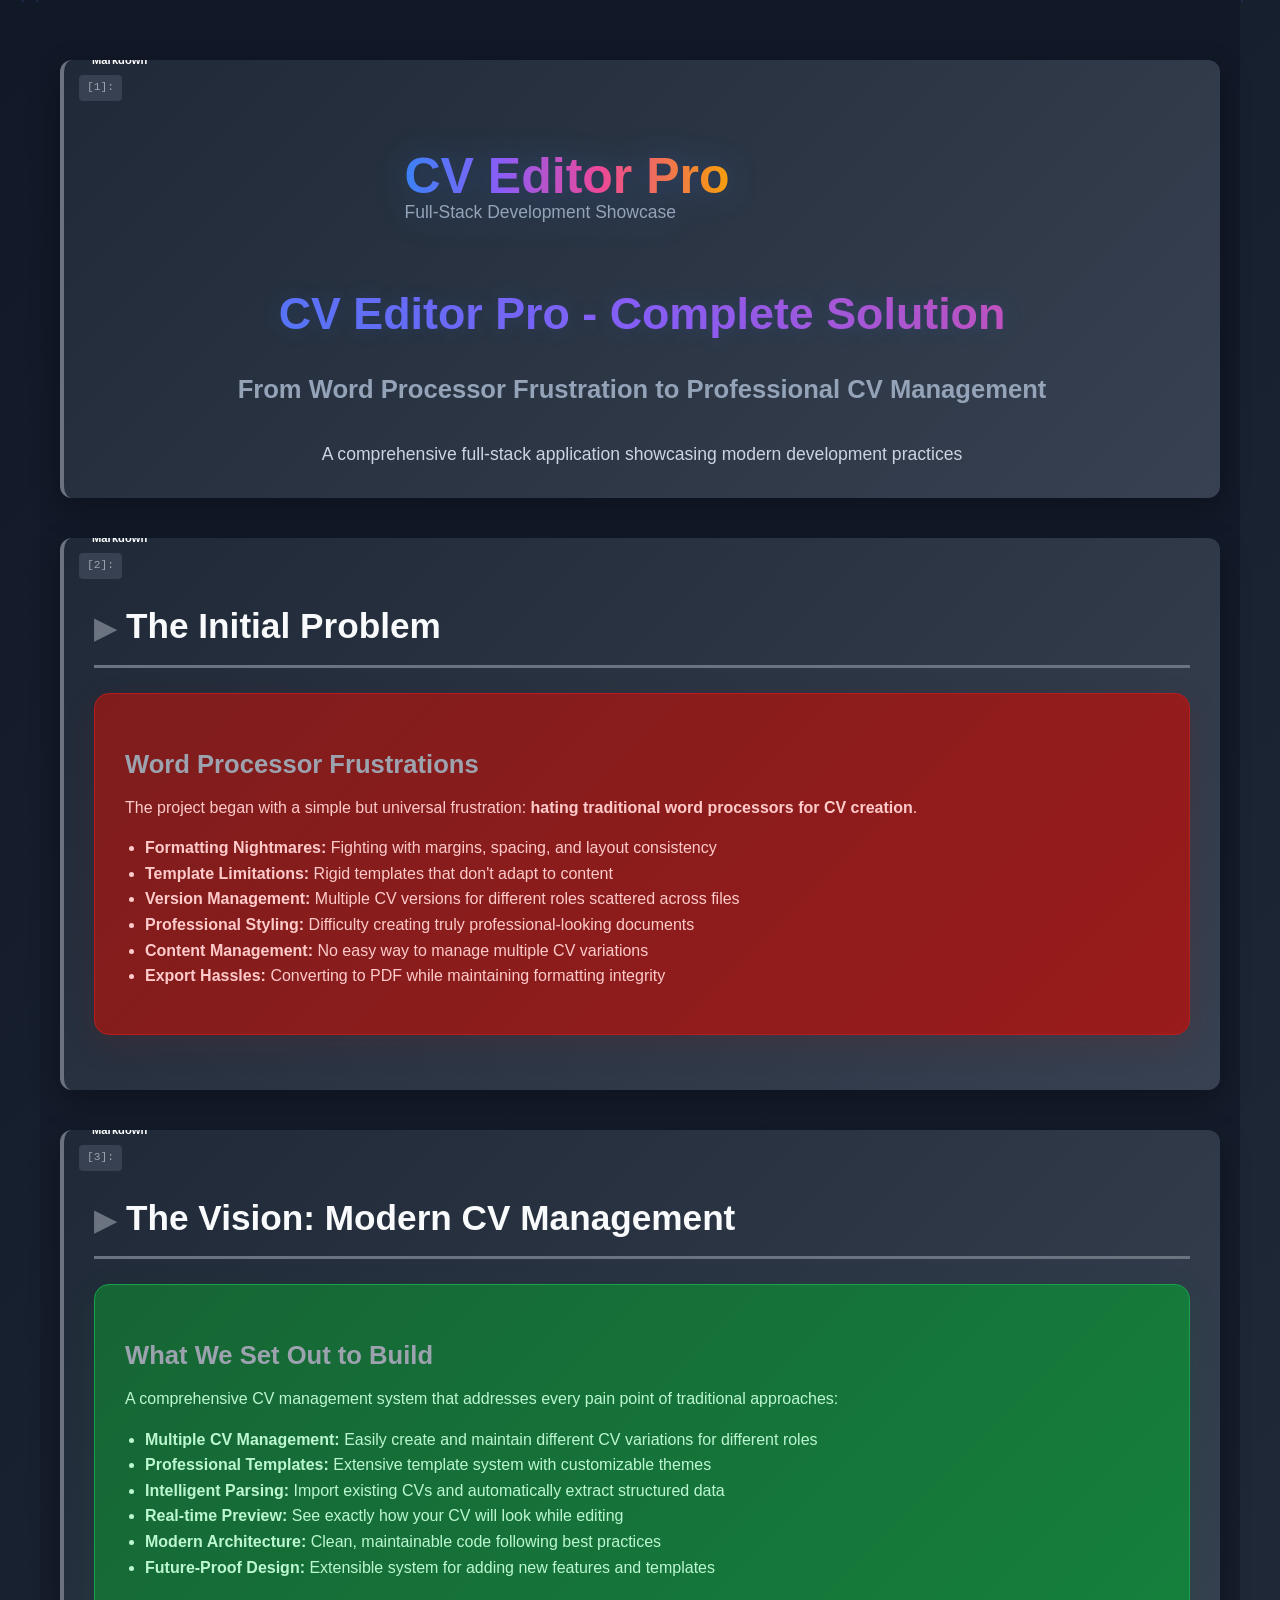
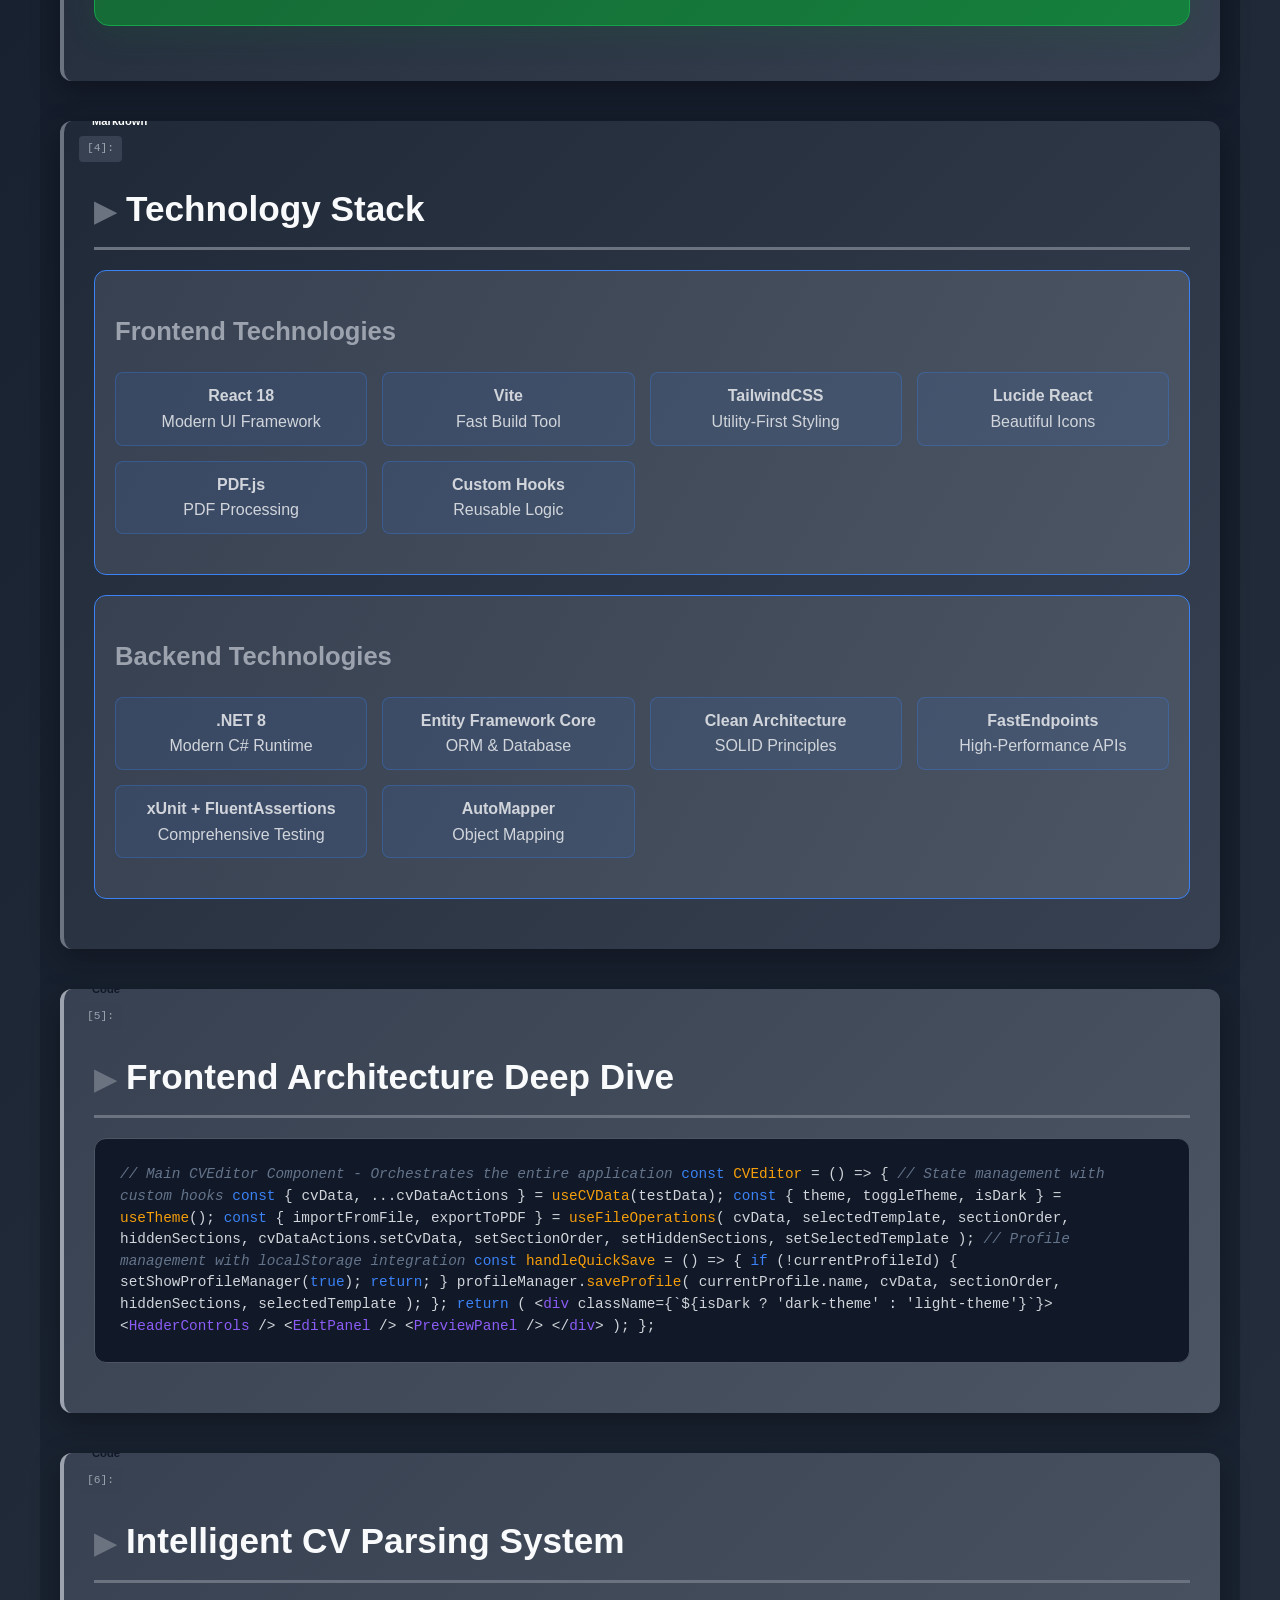
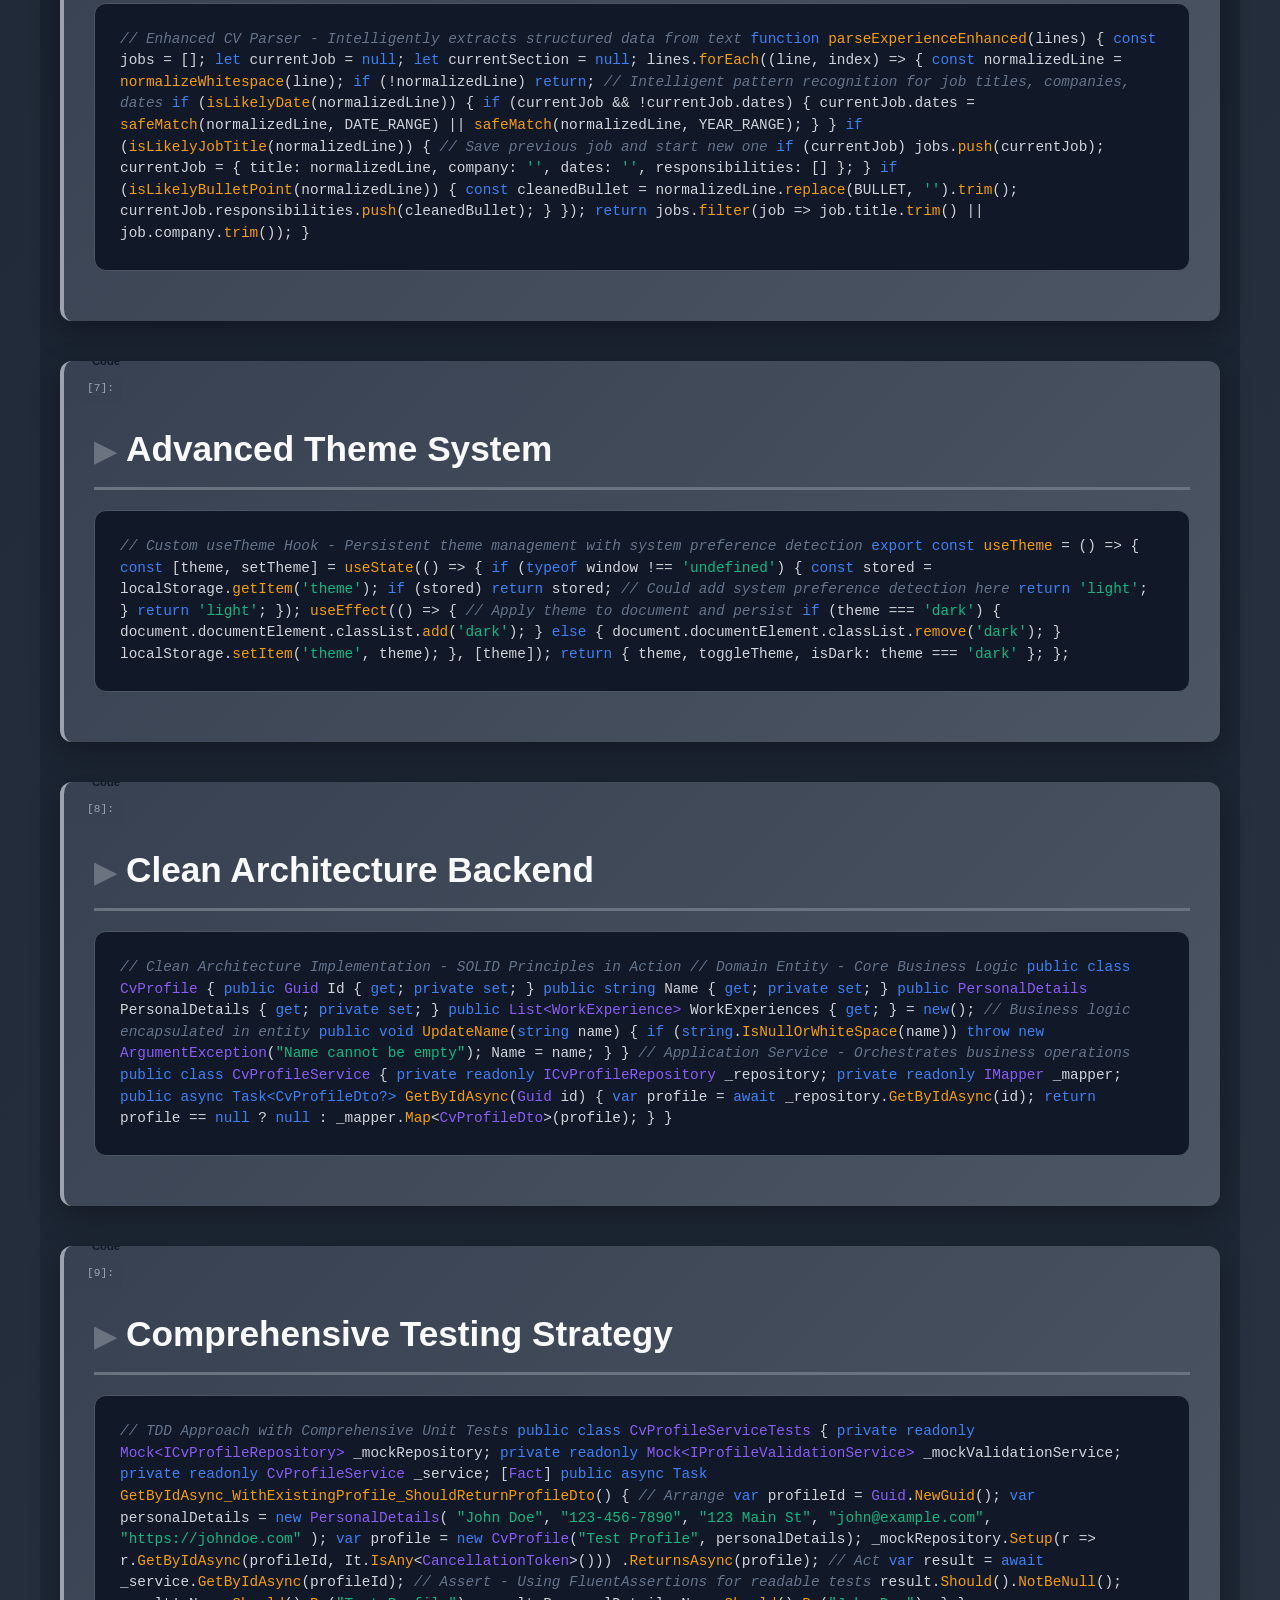
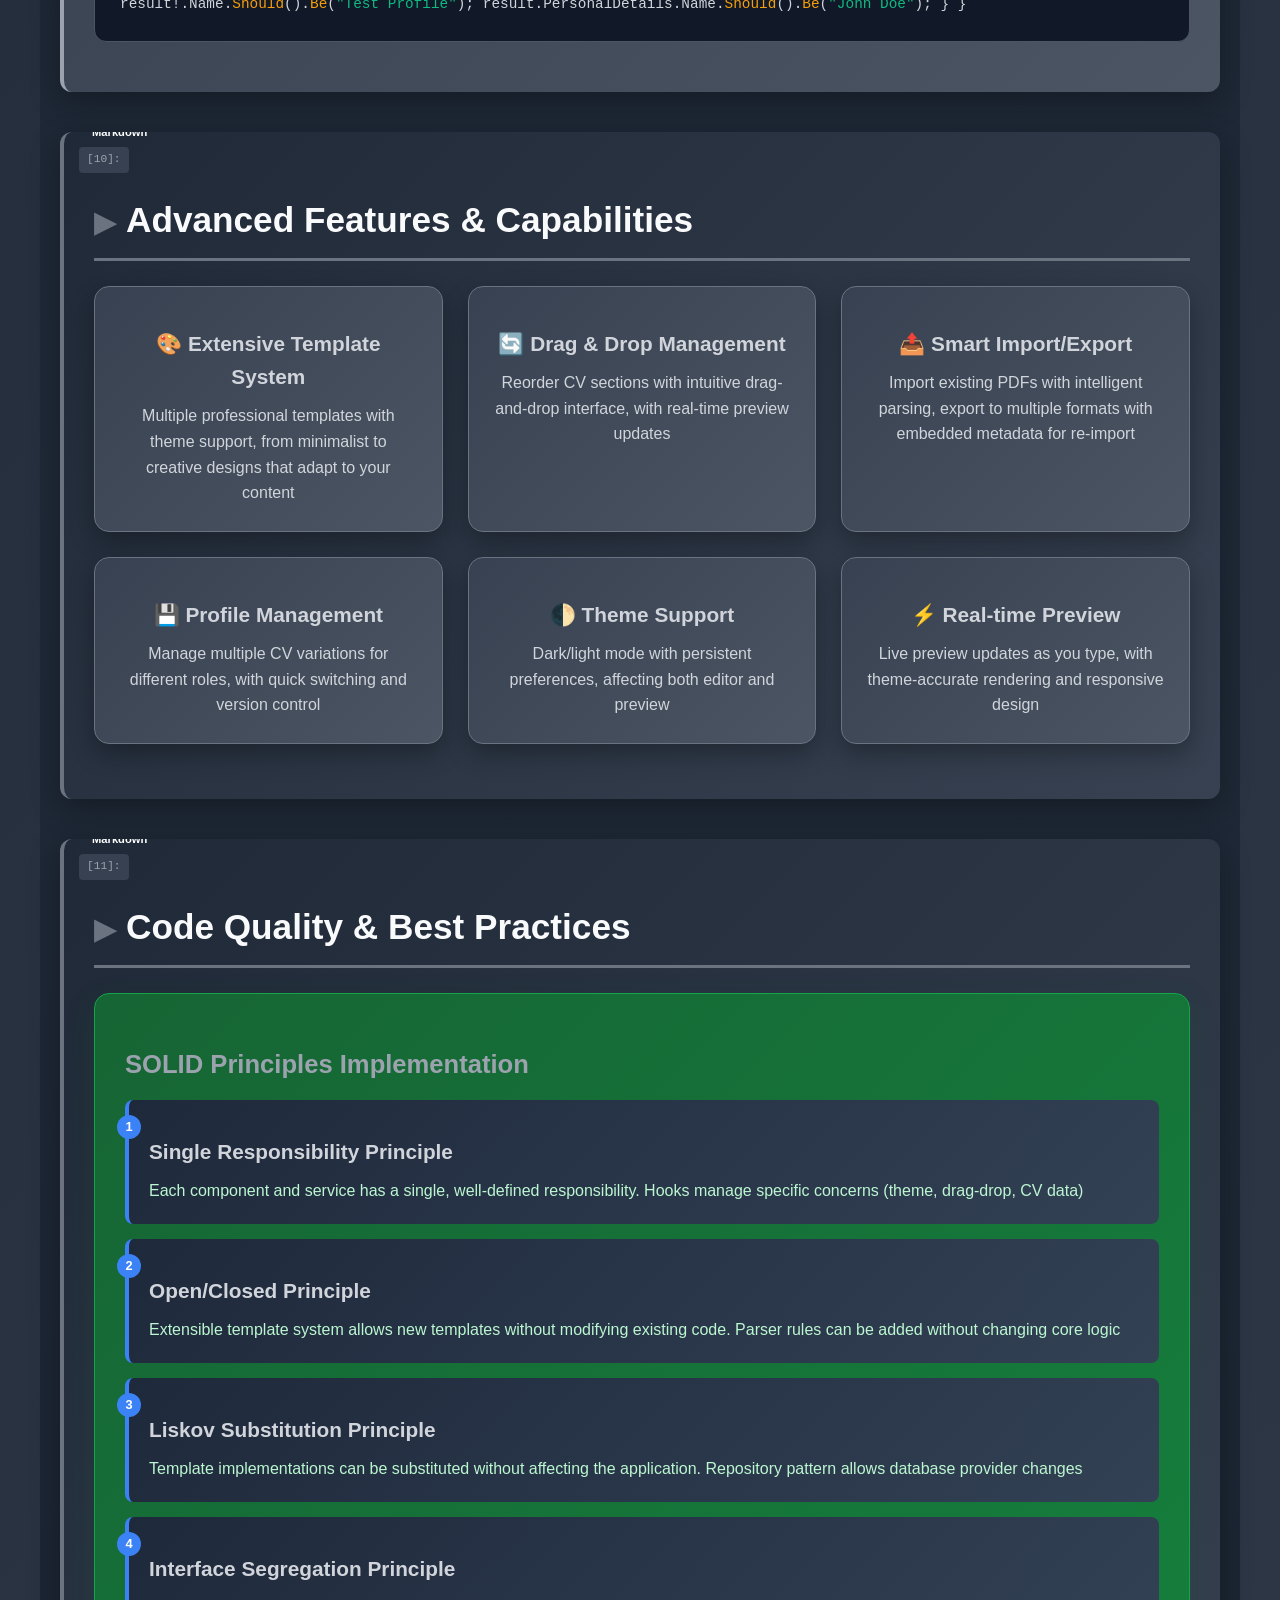
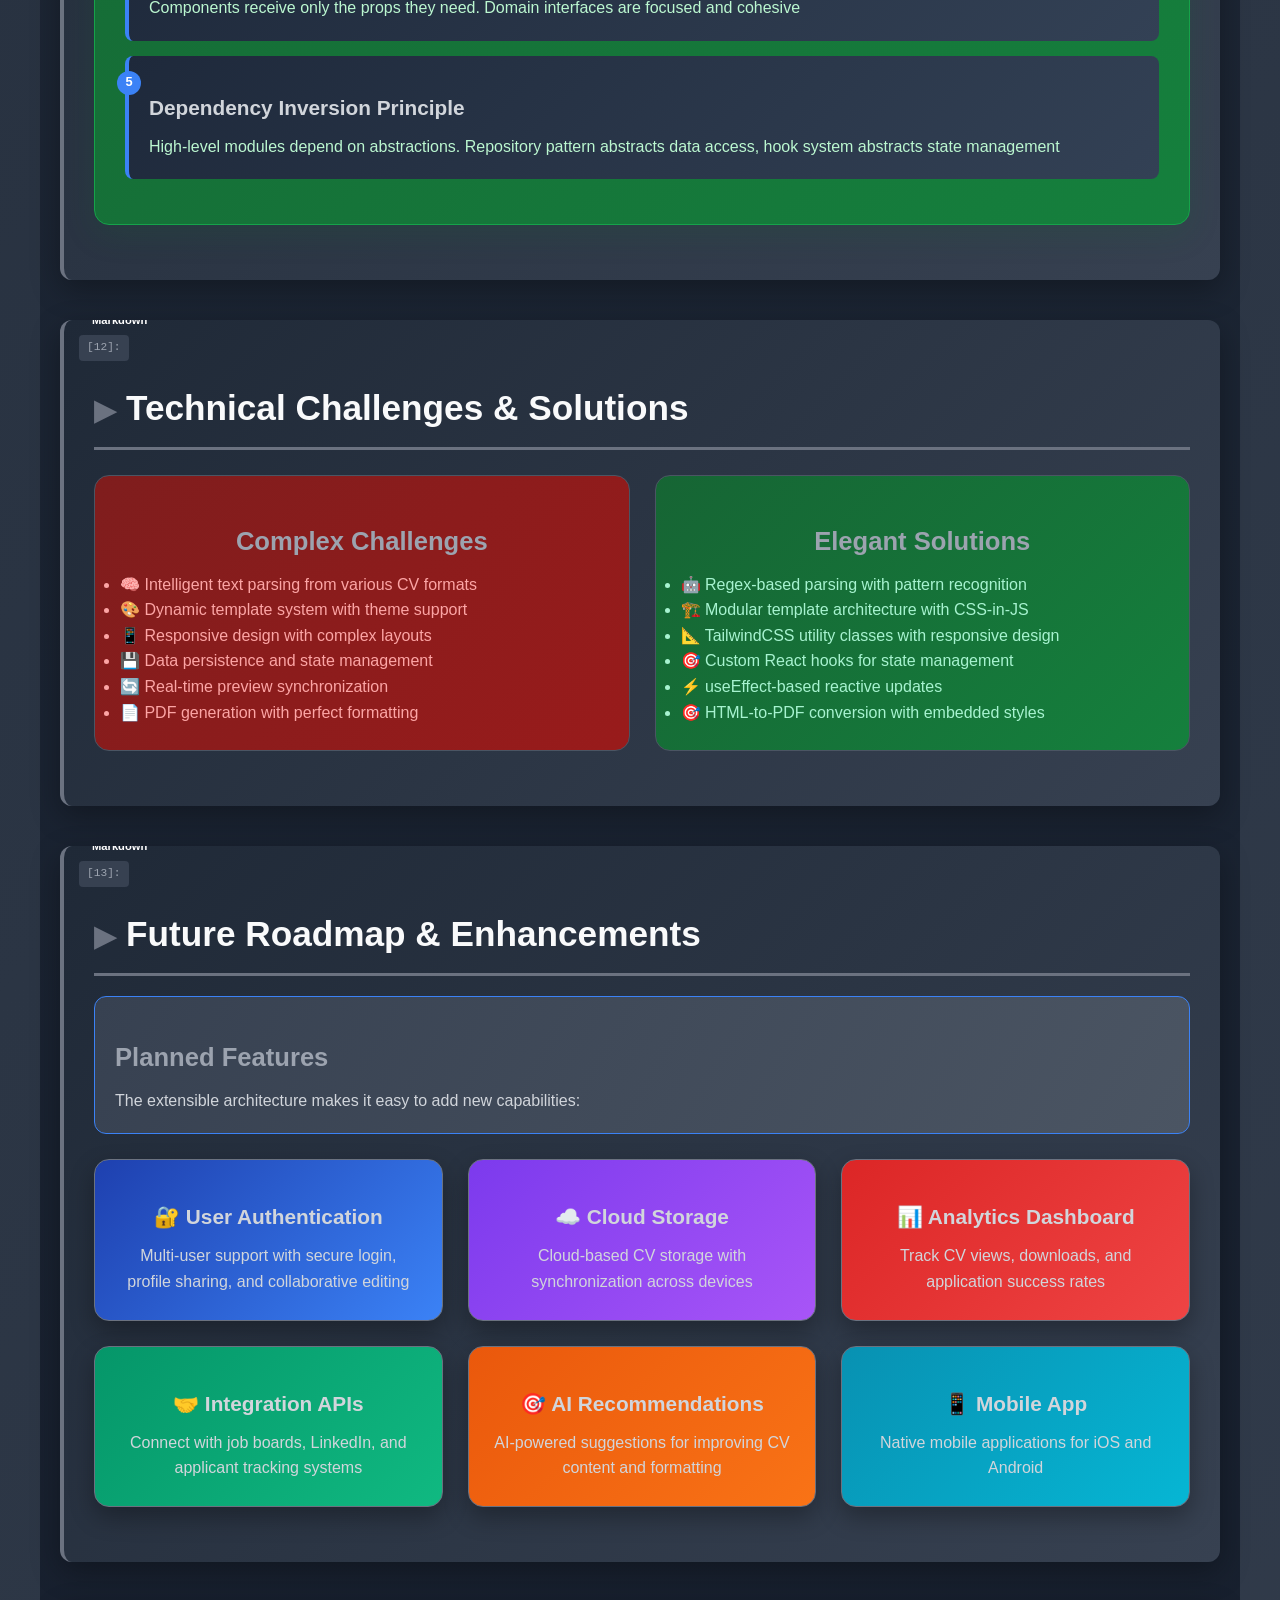
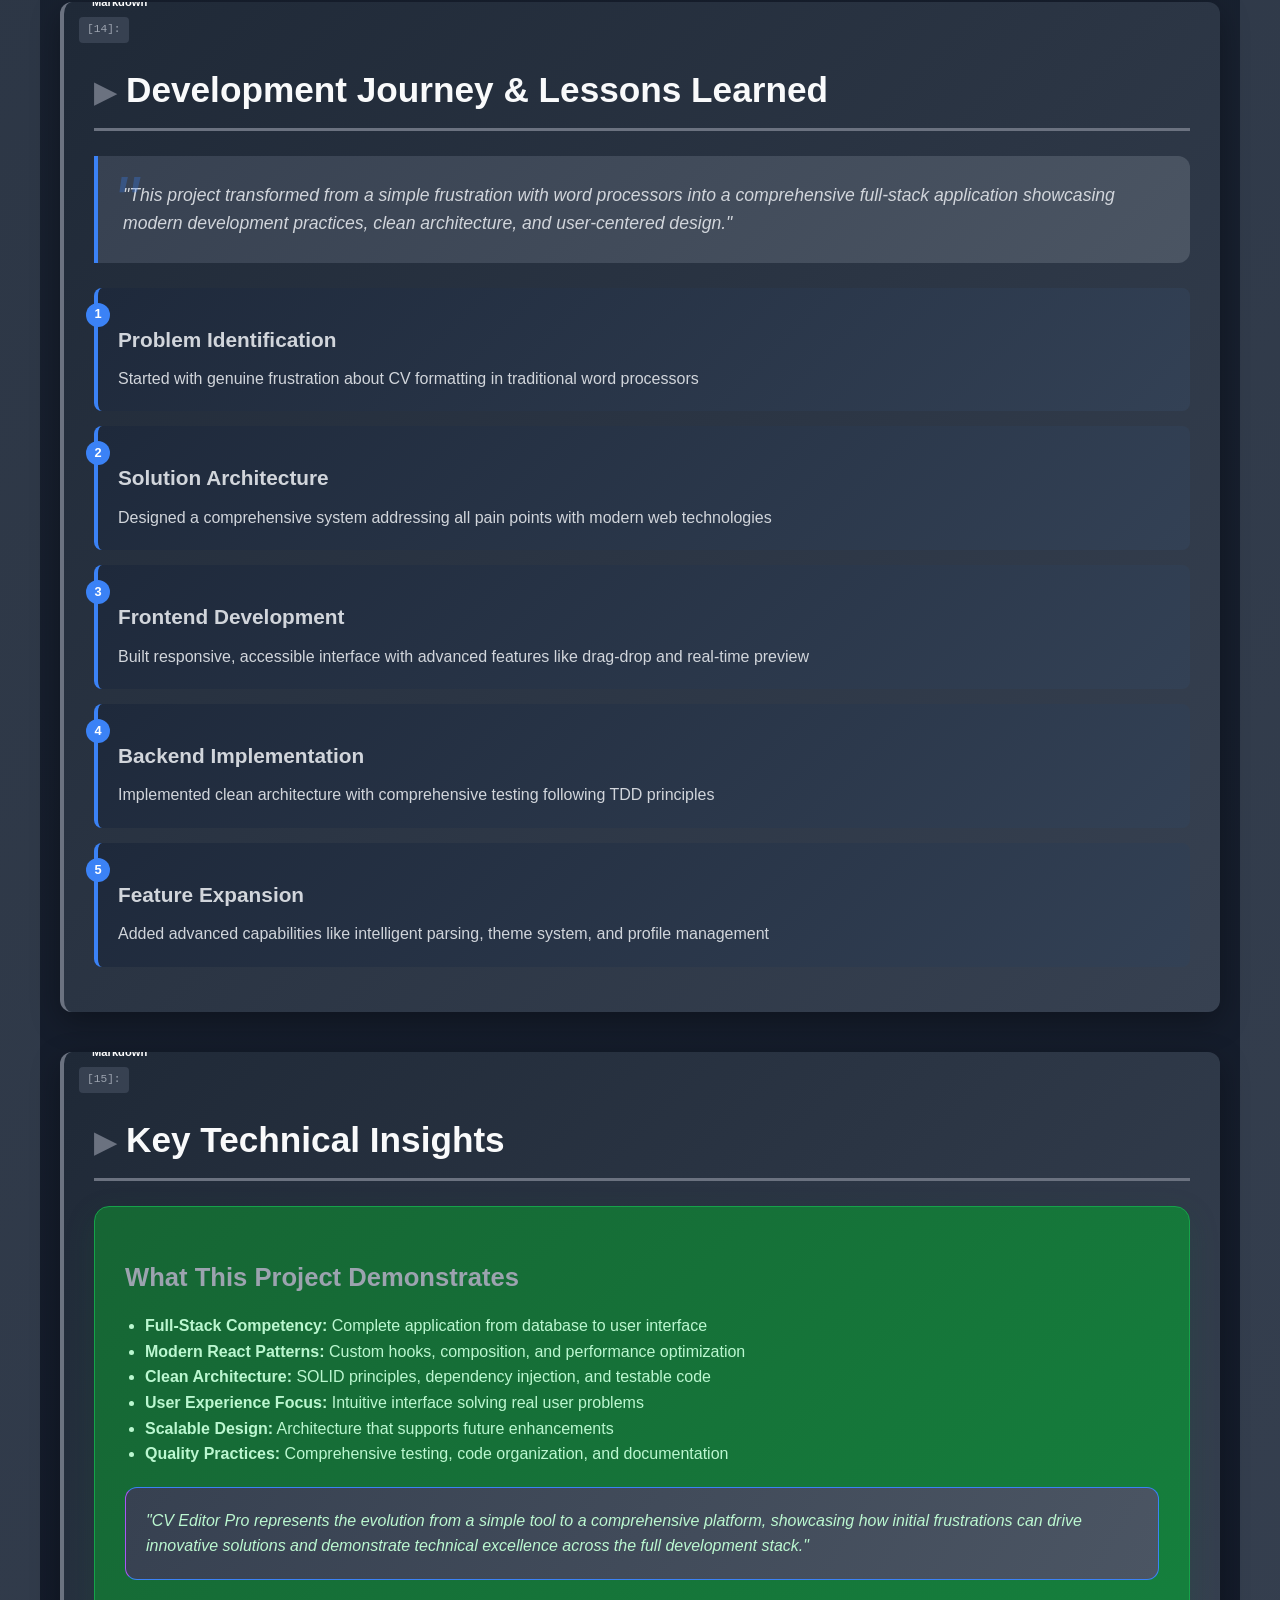
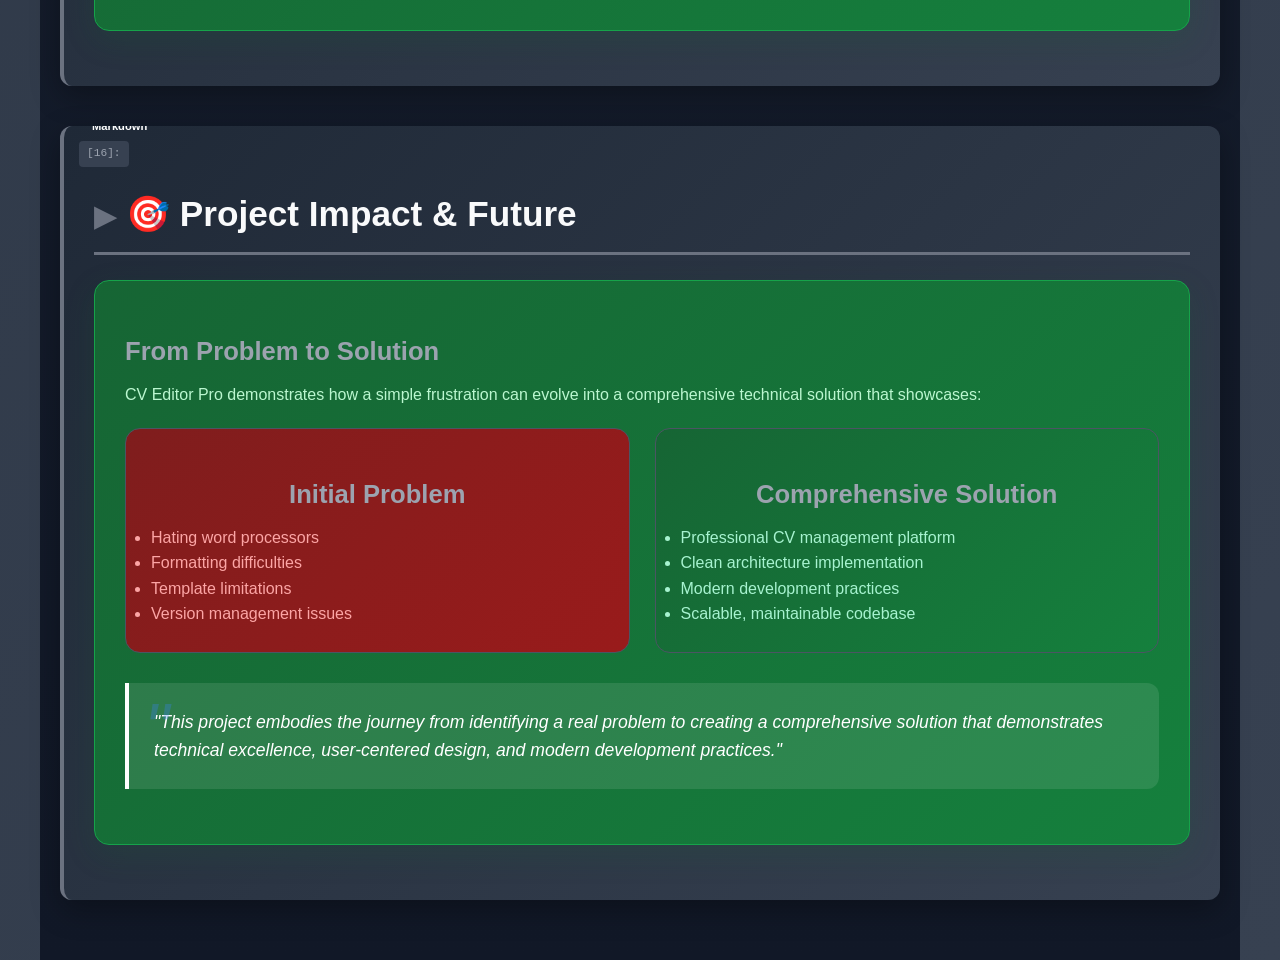
<file: cv_editor_project_presentation.html>
<!DOCTYPE html>
<html lang="en">
<head>
    <meta charset="UTF-8">
    <meta name="viewport" content="width=device-width, initial-scale=1.0">
    <title>CV Editor Pro - Full-Stack Development Showcase</title>
    <style>
        * {
            margin: 0;
            padding: 0;
            box-sizing: border-box;
        }

        body {
            font-family: 'Segoe UI', Tahoma, Geneva, Verdana, sans-serif;
            line-height: 1.6;
            color: #d1d5db;
            background: linear-gradient(135deg, #111827 0%, #1f2937 25%, #374151 100%);
            min-height: 100vh;
            overflow-x: hidden;
        }

        .notebook-container {
            max-width: 1200px;
            margin: 0 auto;
            padding: 20px;
            background: linear-gradient(180deg, #111827 0%, #1f2937 50%, #111827 100%);
            min-height: 100vh;
            position: relative;
        }

        .cell {
            border-left: 4px solid #4b5563;
            margin: 40px 0;
            padding: 30px;
            background: linear-gradient(135deg, #1f2937 0%, #374151 100%);
            border-radius: 12px;
            box-shadow: 0 10px 30px rgba(0,0,0,0.3);
            backdrop-filter: blur(10px);
            opacity: 0;
            transform: translateX(-50px);
            transition: all 0.8s cubic-bezier(0.4, 0, 0.2, 1);
            position: relative;
            overflow: hidden;
        }

        .cell::before {
            content: '';
            position: absolute;
            top: 0;
            left: 0;
            right: 0;
            height: 2px;
            background: linear-gradient(90deg, #6b7280, #9ca3af, #d1d5db);
            opacity: 0;
            transition: opacity 0.6s ease;
        }

        .cell.visible {
            opacity: 1;
            transform: translateX(0);
        }

        .cell.visible::before {
            opacity: 1;
        }

        .cell:hover {
            border-left-color: #9ca3af;
            box-shadow: 0 15px 40px rgba(156, 163, 175, 0.15);
            transform: translateY(-5px);
        }

        .cell-markdown {
            border-left-color: #6b7280;
        }

        .cell-code {
            border-left-color: #9ca3af;
            background: linear-gradient(135deg, #374151 0%, #4b5563 100%);
        }

        .cell-output {
            border-left-color: #10b981;
            background: linear-gradient(135deg, #065f46 0%, #047857 100%);
        }

        .cell-execution {
            position: absolute;
            top: 15px;
            left: 15px;
            background: #374151;
            color: #9ca3af;
            padding: 4px 8px;
            border-radius: 4px;
            font-size: 0.7em;
            font-family: 'Courier New', monospace;
        }

        h1 {
            color: #f3f4f6;
            font-size: 2.8em;
            margin-bottom: 20px;
            text-align: center;
            background: linear-gradient(45deg, #3b82f6, #8b5cf6, #ec4899);
            -webkit-background-clip: text;
            -webkit-text-fill-color: transparent;
            background-clip: text;
            text-shadow: 0 0 20px rgba(59, 130, 246, 0.2);
        }

        h2 {
            color: #f9fafb;
            font-size: 2.2em;
            margin: 30px 0 20px 0;
            border-bottom: 3px solid #6b7280;
            padding-bottom: 10px;
            position: relative;
        }

        h2::before {
            content: '▶';
            color: #6b7280;
            margin-right: 10px;
            font-size: 0.8em;
        }

        h3 {
            color: #9ca3af;
            font-size: 1.6em;
            margin: 20px 0 10px 0;
        }

        h4 {
            color: #d1d5db;
            font-size: 1.3em;
            margin: 15px 0 10px 0;
        }

        .logo {
            text-align: center;
            margin: 30px 0;
        }

        .logo svg {
            filter: drop-shadow(0 0 15px rgba(59, 130, 246, 0.3));
        }

        .problem-box {
            background: linear-gradient(135deg, #7f1d1d, #991b1b);
            color: #fecaca;
            padding: 30px;
            border-radius: 15px;
            margin: 25px 0;
            box-shadow: 0 10px 30px rgba(127, 29, 29, 0.2);
            border: 1px solid #b91c1c;
        }

        .solution-box {
            background: linear-gradient(135deg, #166534, #15803d);
            color: #bbf7d0;
            padding: 30px;
            border-radius: 15px;
            margin: 25px 0;
            box-shadow: 0 10px 30px rgba(22, 101, 52, 0.2);
            border: 1px solid #16a34a;
        }

        .highlight {
            background: linear-gradient(120deg, #374151 0%, #4b5563 100%);
            padding: 20px;
            border-radius: 12px;
            margin: 20px 0;
            border-left: 4px solid #3b82f6;
            border: 1px solid #3b82f6;
        }

        .comparison-grid {
            display: grid;
            grid-template-columns: 1fr 1fr;
            gap: 25px;
            margin: 25px 0;
        }

        .before-after {
            padding: 25px;
            border-radius: 15px;
            text-align: center;
            border: 1px solid #4b5563;
        }

        .before {
            background: linear-gradient(135deg, #7f1d1d, #991b1b);
            color: #fca5a5;
        }

        .after {
            background: linear-gradient(135deg, #166534, #15803d);
            color: #a7f3d0;
        }

        .feature-grid {
            display: grid;
            grid-template-columns: repeat(auto-fit, minmax(280px, 1fr));
            gap: 25px;
            margin: 25px 0;
        }

        .feature-card {
            background: linear-gradient(135deg, #374151 0%, #4b5563 100%);
            padding: 25px;
            border-radius: 15px;
            box-shadow: 0 10px 25px rgba(0,0,0,0.3);
            text-align: center;
            transition: all 0.4s ease;
            border: 1px solid #6b7280;
            position: relative;
            overflow: hidden;
        }

        .feature-card::before {
            content: '';
            position: absolute;
            top: 0;
            left: -100%;
            width: 100%;
            height: 100%;
            background: linear-gradient(90deg, transparent, rgba(59, 130, 246, 0.1), transparent);
            transition: left 0.5s ease;
        }

        .feature-card:hover {
            transform: translateY(-10px) scale(1.02);
            box-shadow: 0 20px 40px rgba(59, 130, 246, 0.2);
            border-color: #3b82f6;
        }

        .feature-card:hover::before {
            left: 100%;
        }

        .code-block {
            background: #111827;
            color: #d1d5db;
            padding: 25px;
            border-radius: 12px;
            font-family: 'JetBrains Mono', 'Courier New', monospace;
            overflow-x: auto;
            margin: 20px 0;
            border: 1px solid #4b5563;
            position: relative;
            font-size: 0.9em;
            line-height: 1.5;
        }

        .code-comment {
            color: #64748b;
            font-style: italic;
        }

        .code-keyword {
            color: #3b82f6;
        }

        .code-string {
            color: #10b981;
        }

        .code-function {
            color: #f59e0b;
        }

        .code-class {
            color: #8b5cf6;
        }

        .quote {
            font-style: italic;
            font-size: 1.1em;
            color: #d1d5db;
            border-left: 4px solid #3b82f6;
            padding: 25px;
            margin: 25px 0;
            background: linear-gradient(135deg, #374151 0%, #4b5563 100%);
            border-radius: 0 12px 12px 0;
            position: relative;
        }

        .quote::before {
            content: '"';
            font-size: 4em;
            color: #3b82f6;
            position: absolute;
            top: -10px;
            left: 15px;
            opacity: 0.3;
        }

        .workflow-step {
            background: linear-gradient(135deg, #1e293b, #334155);
            border-left: 4px solid #3b82f6;
            padding: 20px;
            margin: 15px 0;
            border-radius: 8px;
            position: relative;
        }

        .workflow-step::before {
            content: counter(step-counter);
            counter-increment: step-counter;
            position: absolute;
            left: -12px;
            top: 15px;
            background: #3b82f6;
            color: white;
            width: 24px;
            height: 24px;
            border-radius: 50%;
            display: flex;
            align-items: center;
            justify-content: center;
            font-size: 0.8em;
            font-weight: bold;
        }

        .workflow-container {
            counter-reset: step-counter;
        }

        .scroll-indicator {
            position: fixed;
            top: 0;
            left: 0;
            width: 100%;
            height: 4px;
            background: linear-gradient(90deg, #3b82f6, #8b5cf6, #ec4899);
            z-index: 1000;
            transform-origin: left;
            box-shadow: 0 0 8px rgba(59, 130, 246, 0.3);
        }

        .cell-markdown::before {
            content: 'Markdown';
            position: absolute;
            top: -10px;
            left: 20px;
            background: #6b7280;
            color: white;
            padding: 2px 8px;
            border-radius: 4px;
            font-size: 0.7em;
            font-weight: bold;
        }

        .cell-code::before {
            content: 'Code';
            position: absolute;
            top: -10px;
            left: 20px;
            background: #9ca3af;
            color: #111827;
            padding: 2px 8px;
            border-radius: 4px;
            font-size: 0.7em;
            font-weight: bold;
        }

        .cell-output::before {
            content: 'Output';
            position: absolute;
            top: -10px;
            left: 20px;
            background: #10b981;
            color: white;
            padding: 2px 8px;
            border-radius: 4px;
            font-size: 0.7em;
            font-weight: bold;
        }

        .tech-stack {
            display: grid;
            grid-template-columns: repeat(auto-fit, minmax(200px, 1fr));
            gap: 15px;
            margin: 20px 0;
        }

        .tech-item {
            background: rgba(59, 130, 246, 0.1);
            padding: 10px 15px;
            border-radius: 8px;
            text-align: center;
            border: 1px solid rgba(59, 130, 246, 0.3);
        }

        @media (max-width: 768px) {
            .comparison-grid {
                grid-template-columns: 1fr;
            }

            h1 { font-size: 2.2em; }
            h2 { font-size: 1.8em; }

            .cell {
                margin: 30px 0;
                padding: 20px;
            }

            .feature-grid {
                grid-template-columns: 1fr;
            }
        }

        .particles {
            position: fixed;
            top: 0;
            left: 0;
            width: 100%;
            height: 100%;
            pointer-events: none;
            z-index: -1;
        }

        .particle {
            position: absolute;
            width: 2px;
            height: 2px;
            background: #3b82f6;
            border-radius: 50%;
            opacity: 0.2;
            animation: float 15s infinite linear;
        }

        @keyframes float {
            0% {
                transform: translateY(100vh) rotate(0deg);
                opacity: 0;
            }
            10% {
                opacity: 0.3;
            }
            90% {
                opacity: 0.3;
            }
            100% {
                transform: translateY(-10vh) rotate(360deg);
                opacity: 0;
            }
        }
    </style>
</head>
<body>
    <div class="particles" id="particles"></div>
    <div class="scroll-indicator" id="scrollIndicator"></div>

    <div class="notebook-container">
        <!-- Header Cell -->
        <div class="cell cell-markdown">
            <div class="logo">
                <svg width="500" height="120" viewBox="0 0 400 80">
                    <defs>
                        <linearGradient id="cvGradient" x1="0%" y1="0%" x2="100%" y2="0%">
                            <stop offset="0%" style="stop-color:#3b82f6"/>
                            <stop offset="30%" style="stop-color:#8b5cf6"/>
                            <stop offset="60%" style="stop-color:#ec4899"/>
                            <stop offset="100%" style="stop-color:#f59e0b"/>
                        </linearGradient>
                    </defs>
                    <text x="10" y="50" font-family="Arial, sans-serif" font-size="40" font-weight="bold" fill="url(#cvGradient)">CV Editor Pro</text>
                    <text x="10" y="70" font-family="Arial, sans-serif" font-size="14" fill="#94a3b8">Full-Stack Development Showcase</text>
                </svg>
            </div>
            <h1>CV Editor Pro - Complete Solution</h1>
            <h3 style="text-align: center; color: #94a3b8; margin-bottom: 30px;">From Word Processor Frustration to Professional CV Management</h3>
            <p style="text-align: center; font-size: 1.1em; color: #cbd5e1;">A comprehensive full-stack application showcasing modern development practices</p>
        </div>

        <!-- The Problem -->
        <div class="cell cell-markdown">
            <h2>The Initial Problem</h2>
            <div class="problem-box">
                <h3>Word Processor Frustrations</h3>
                <p style="margin-bottom: 15px;">The project began with a simple but universal frustration: <strong>hating traditional word processors for CV creation</strong>.</p>
                <ul style="margin: 15px 0; padding-left: 20px;">
                    <li><strong>Formatting Nightmares:</strong> Fighting with margins, spacing, and layout consistency</li>
                    <li><strong>Template Limitations:</strong> Rigid templates that don't adapt to content</li>
                    <li><strong>Version Management:</strong> Multiple CV versions for different roles scattered across files</li>
                    <li><strong>Professional Styling:</strong> Difficulty creating truly professional-looking documents</li>
                    <li><strong>Content Management:</strong> No easy way to manage multiple CV variations</li>
                    <li><strong>Export Hassles:</strong> Converting to PDF while maintaining formatting integrity</li>
                </ul>
            </div>
        </div>

        <!-- The Vision -->
        <div class="cell cell-markdown">
            <h2>The Vision: Modern CV Management</h2>
            <div class="solution-box">
                <h3>What We Set Out to Build</h3>
                <p style="margin-bottom: 15px;">A comprehensive CV management system that addresses every pain point of traditional approaches:</p>
                <ul style="margin: 15px 0; padding-left: 20px;">
                    <li><strong>Multiple CV Management:</strong> Easily create and maintain different CV variations for different roles</li>
                    <li><strong>Professional Templates:</strong> Extensive template system with customizable themes</li>
                    <li><strong>Intelligent Parsing:</strong> Import existing CVs and automatically extract structured data</li>
                    <li><strong>Real-time Preview:</strong> See exactly how your CV will look while editing</li>
                    <li><strong>Modern Architecture:</strong> Clean, maintainable code following best practices</li>
                    <li><strong>Future-Proof Design:</strong> Extensible system for adding new features and templates</li>
                </ul>
            </div>
        </div>

        <!-- Tech Stack Overview -->
        <div class="cell cell-markdown">
            <h2>Technology Stack</h2>
            <div class="highlight">
                <h3>Frontend Technologies</h3>
                <div class="tech-stack">
                    <div class="tech-item"><strong>React 18</strong><br>Modern UI Framework</div>
                    <div class="tech-item"><strong>Vite</strong><br>Fast Build Tool</div>
                    <div class="tech-item"><strong>TailwindCSS</strong><br>Utility-First Styling</div>
                    <div class="tech-item"><strong>Lucide React</strong><br>Beautiful Icons</div>
                    <div class="tech-item"><strong>PDF.js</strong><br>PDF Processing</div>
                    <div class="tech-item"><strong>Custom Hooks</strong><br>Reusable Logic</div>
                </div>
            </div>

            <div class="highlight" style="margin-top: 20px;">
                <h3>Backend Technologies</h3>
                <div class="tech-stack">
                    <div class="tech-item"><strong>.NET 8</strong><br>Modern C# Runtime</div>
                    <div class="tech-item"><strong>Entity Framework Core</strong><br>ORM & Database</div>
                    <div class="tech-item"><strong>Clean Architecture</strong><br>SOLID Principles</div>
                    <div class="tech-item"><strong>FastEndpoints</strong><br>High-Performance APIs</div>
                    <div class="tech-item"><strong>xUnit + FluentAssertions</strong><br>Comprehensive Testing</div>
                    <div class="tech-item"><strong>AutoMapper</strong><br>Object Mapping</div>
                </div>
            </div>
        </div>

        <!-- Frontend Architecture -->
        <div class="cell cell-code">
            <h2>Frontend Architecture Deep Dive</h2>
            <div class="code-block">
<span class="code-comment">// Main CVEditor Component - Orchestrates the entire application</span>
<span class="code-keyword">const</span> <span class="code-function">CVEditor</span> = () => {
  <span class="code-comment">// State management with custom hooks</span>
  <span class="code-keyword">const</span> { cvData, ...cvDataActions } = <span class="code-function">useCVData</span>(testData);
  <span class="code-keyword">const</span> { theme, toggleTheme, isDark } = <span class="code-function">useTheme</span>();
  <span class="code-keyword">const</span> { importFromFile, exportToPDF } = <span class="code-function">useFileOperations</span>(
    cvData, selectedTemplate, sectionOrder, hiddenSections,
    cvDataActions.setCvData, setSectionOrder, setHiddenSections, setSelectedTemplate
  );

  <span class="code-comment">// Profile management with localStorage integration</span>
  <span class="code-keyword">const</span> <span class="code-function">handleQuickSave</span> = () => {
    <span class="code-keyword">if</span> (!currentProfileId) {
      setShowProfileManager(<span class="code-keyword">true</span>);
      <span class="code-keyword">return</span>;
    }

    profileManager.<span class="code-function">saveProfile</span>(
      currentProfile.name, cvData, sectionOrder,
      hiddenSections, selectedTemplate
    );
  };

  <span class="code-keyword">return</span> (
    &lt;<span class="code-class">div</span> className={`${isDark ? 'dark-theme' : 'light-theme'}`}&gt;
      &lt;<span class="code-class">HeaderControls</span> /&gt;
      &lt;<span class="code-class">EditPanel</span> /&gt;
      &lt;<span class="code-class">PreviewPanel</span> /&gt;
    &lt;/<span class="code-class">div</span>&gt;
  );
};
            </div>
        </div>

        <!-- Advanced Parsing System -->
        <div class="cell cell-code">
            <h2>Intelligent CV Parsing System</h2>
            <div class="code-block">
<span class="code-comment">// Enhanced CV Parser - Intelligently extracts structured data from text</span>
<span class="code-keyword">function</span> <span class="code-function">parseExperienceEnhanced</span>(lines) {
  <span class="code-keyword">const</span> jobs = [];
  <span class="code-keyword">let</span> currentJob = <span class="code-keyword">null</span>;
  <span class="code-keyword">let</span> currentSection = <span class="code-keyword">null</span>;

  lines.<span class="code-function">forEach</span>((line, index) => {
    <span class="code-keyword">const</span> normalizedLine = <span class="code-function">normalizeWhitespace</span>(line);
    <span class="code-keyword">if</span> (!normalizedLine) <span class="code-keyword">return</span>;

    <span class="code-comment">// Intelligent pattern recognition for job titles, companies, dates</span>
    <span class="code-keyword">if</span> (<span class="code-function">isLikelyDate</span>(normalizedLine)) {
      <span class="code-keyword">if</span> (currentJob && !currentJob.dates) {
        currentJob.dates = <span class="code-function">safeMatch</span>(normalizedLine, DATE_RANGE) ||
                          <span class="code-function">safeMatch</span>(normalizedLine, YEAR_RANGE);
      }
    }

    <span class="code-keyword">if</span> (<span class="code-function">isLikelyJobTitle</span>(normalizedLine)) {
      <span class="code-comment">// Save previous job and start new one</span>
      <span class="code-keyword">if</span> (currentJob) jobs.<span class="code-function">push</span>(currentJob);

      currentJob = {
        title: normalizedLine,
        company: <span class="code-string">''</span>,
        dates: <span class="code-string">''</span>,
        responsibilities: []
      };
    }

    <span class="code-keyword">if</span> (<span class="code-function">isLikelyBulletPoint</span>(normalizedLine)) {
      <span class="code-keyword">const</span> cleanedBullet = normalizedLine.<span class="code-function">replace</span>(BULLET, <span class="code-string">''</span>).<span class="code-function">trim</span>();
      currentJob.responsibilities.<span class="code-function">push</span>(cleanedBullet);
    }
  });

  <span class="code-keyword">return</span> jobs.<span class="code-function">filter</span>(job => job.title.<span class="code-function">trim</span>() || job.company.<span class="code-function">trim</span>());
}
            </div>
        </div>

        <!-- Theme System -->
        <div class="cell cell-code">
            <h2>Advanced Theme System</h2>
            <div class="code-block">
<span class="code-comment">// Custom useTheme Hook - Persistent theme management with system preference detection</span>
<span class="code-keyword">export const</span> <span class="code-function">useTheme</span> = () => {
  <span class="code-keyword">const</span> [theme, setTheme] = <span class="code-function">useState</span>(() => {
    <span class="code-keyword">if</span> (<span class="code-keyword">typeof</span> window !== <span class="code-string">'undefined'</span>) {
      <span class="code-keyword">const</span> stored = localStorage.<span class="code-function">getItem</span>(<span class="code-string">'theme'</span>);
      <span class="code-keyword">if</span> (stored) <span class="code-keyword">return</span> stored;
      <span class="code-comment">// Could add system preference detection here</span>
      <span class="code-keyword">return</span> <span class="code-string">'light'</span>;
    }
    <span class="code-keyword">return</span> <span class="code-string">'light'</span>;
  });

  <span class="code-function">useEffect</span>(() => {
    <span class="code-comment">// Apply theme to document and persist</span>
    <span class="code-keyword">if</span> (theme === <span class="code-string">'dark'</span>) {
      document.documentElement.classList.<span class="code-function">add</span>(<span class="code-string">'dark'</span>);
    } <span class="code-keyword">else</span> {
      document.documentElement.classList.<span class="code-function">remove</span>(<span class="code-string">'dark'</span>);
    }
    localStorage.<span class="code-function">setItem</span>(<span class="code-string">'theme'</span>, theme);
  }, [theme]);

  <span class="code-keyword">return</span> { theme, toggleTheme, isDark: theme === <span class="code-string">'dark'</span> };
};
            </div>
        </div>

        <!-- Backend Architecture -->
        <div class="cell cell-code">
            <h2>Clean Architecture Backend</h2>
            <div class="code-block">
<span class="code-comment">// Clean Architecture Implementation - SOLID Principles in Action</span>

<span class="code-comment">// Domain Entity - Core Business Logic</span>
<span class="code-keyword">public class</span> <span class="code-class">CvProfile</span>
{
    <span class="code-keyword">public</span> <span class="code-class">Guid</span> Id { <span class="code-keyword">get</span>; <span class="code-keyword">private set</span>; }
    <span class="code-keyword">public string</span> Name { <span class="code-keyword">get</span>; <span class="code-keyword">private set</span>; }
    <span class="code-keyword">public</span> <span class="code-class">PersonalDetails</span> PersonalDetails { <span class="code-keyword">get</span>; <span class="code-keyword">private set</span>; }
    <span class="code-keyword">public</span> <span class="code-class">List&lt;WorkExperience&gt;</span> WorkExperiences { <span class="code-keyword">get</span>; } = <span class="code-keyword">new</span>();

    <span class="code-comment">// Business logic encapsulated in entity</span>
    <span class="code-keyword">public void</span> <span class="code-function">UpdateName</span>(<span class="code-keyword">string</span> name)
    {
        <span class="code-keyword">if</span> (<span class="code-keyword">string</span>.<span class="code-function">IsNullOrWhiteSpace</span>(name))
            <span class="code-keyword">throw new</span> <span class="code-class">ArgumentException</span>(<span class="code-string">"Name cannot be empty"</span>);

        Name = name;
    }
}

<span class="code-comment">// Application Service - Orchestrates business operations</span>
<span class="code-keyword">public class</span> <span class="code-class">CvProfileService</span>
{
    <span class="code-keyword">private readonly</span> <span class="code-class">ICvProfileRepository</span> _repository;
    <span class="code-keyword">private readonly</span> <span class="code-class">IMapper</span> _mapper;

    <span class="code-keyword">public async Task&lt;CvProfileDto?&gt;</span> <span class="code-function">GetByIdAsync</span>(<span class="code-class">Guid</span> id)
    {
        <span class="code-keyword">var</span> profile = <span class="code-keyword">await</span> _repository.<span class="code-function">GetByIdAsync</span>(id);
        <span class="code-keyword">return</span> profile == <span class="code-keyword">null</span> ? <span class="code-keyword">null</span> : _mapper.<span class="code-function">Map</span>&lt;<span class="code-class">CvProfileDto</span>&gt;(profile);
    }
}
            </div>
        </div>

        <!-- Backend Testing -->
        <div class="cell cell-code">
            <h2>Comprehensive Testing Strategy</h2>
            <div class="code-block">
<span class="code-comment">// TDD Approach with Comprehensive Unit Tests</span>
<span class="code-keyword">public class</span> <span class="code-class">CvProfileServiceTests</span>
{
    <span class="code-keyword">private readonly</span> <span class="code-class">Mock&lt;ICvProfileRepository&gt;</span> _mockRepository;
    <span class="code-keyword">private readonly</span> <span class="code-class">Mock&lt;IProfileValidationService&gt;</span> _mockValidationService;
    <span class="code-keyword">private readonly</span> <span class="code-class">CvProfileService</span> _service;

    [<span class="code-class">Fact</span>]
    <span class="code-keyword">public async Task</span> <span class="code-function">GetByIdAsync_WithExistingProfile_ShouldReturnProfileDto</span>()
    {
        <span class="code-comment">// Arrange</span>
        <span class="code-keyword">var</span> profileId = <span class="code-class">Guid</span>.<span class="code-function">NewGuid</span>();
        <span class="code-keyword">var</span> personalDetails = <span class="code-keyword">new</span> <span class="code-class">PersonalDetails</span>(
            <span class="code-string">"John Doe"</span>, <span class="code-string">"123-456-7890"</span>,
            <span class="code-string">"123 Main St"</span>, <span class="code-string">"john@example.com"</span>,
            <span class="code-string">"https://johndoe.com"</span>
        );
        <span class="code-keyword">var</span> profile = <span class="code-keyword">new</span> <span class="code-class">CvProfile</span>(<span class="code-string">"Test Profile"</span>, personalDetails);

        _mockRepository.<span class="code-function">Setup</span>(r => r.<span class="code-function">GetByIdAsync</span>(profileId, It.<span class="code-function">IsAny</span>&lt;<span class="code-class">CancellationToken</span>&gt;()))
                      .<span class="code-function">ReturnsAsync</span>(profile);

        <span class="code-comment">// Act</span>
        <span class="code-keyword">var</span> result = <span class="code-keyword">await</span> _service.<span class="code-function">GetByIdAsync</span>(profileId);

        <span class="code-comment">// Assert - Using FluentAssertions for readable tests</span>
        result.<span class="code-function">Should</span>().<span class="code-function">NotBeNull</span>();
        result!.Name.<span class="code-function">Should</span>().<span class="code-function">Be</span>(<span class="code-string">"Test Profile"</span>);
        result.PersonalDetails.Name.<span class="code-function">Should</span>().<span class="code-function">Be</span>(<span class="code-string">"John Doe"</span>);
    }
}
            </div>
        </div>

        <!-- Advanced Features -->
        <div class="cell cell-markdown">
            <h2>Advanced Features & Capabilities</h2>

            <div class="feature-grid">
                <div class="feature-card">
                    <h4>🎨 Extensive Template System</h4>
                    <p>Multiple professional templates with theme support, from minimalist to creative designs that adapt to your content</p>
                </div>
                <div class="feature-card">
                    <h4>🔄 Drag & Drop Management</h4>
                    <p>Reorder CV sections with intuitive drag-and-drop interface, with real-time preview updates</p>
                </div>
                <div class="feature-card">
                    <h4>📤 Smart Import/Export</h4>
                    <p>Import existing PDFs with intelligent parsing, export to multiple formats with embedded metadata for re-import</p>
                </div>
                <div class="feature-card">
                    <h4>💾 Profile Management</h4>
                    <p>Manage multiple CV variations for different roles, with quick switching and version control</p>
                </div>
                <div class="feature-card">
                    <h4>🌓 Theme Support</h4>
                    <p>Dark/light mode with persistent preferences, affecting both editor and preview</p>
                </div>
                <div class="feature-card">
                    <h4>⚡ Real-time Preview</h4>
                    <p>Live preview updates as you type, with theme-accurate rendering and responsive design</p>
                </div>
            </div>
        </div>

        <!-- Code Quality & Architecture -->
        <div class="cell cell-markdown">
            <h2>Code Quality & Best Practices</h2>

            <div class="solution-box">
                <h3>SOLID Principles Implementation</h3>
                <div class="workflow-container">
                    <div class="workflow-step">
                        <h4>Single Responsibility Principle</h4>
                        <p>Each component and service has a single, well-defined responsibility. Hooks manage specific concerns (theme, drag-drop, CV data)</p>
                    </div>
                    <div class="workflow-step">
                        <h4>Open/Closed Principle</h4>
                        <p>Extensible template system allows new templates without modifying existing code. Parser rules can be added without changing core logic</p>
                    </div>
                    <div class="workflow-step">
                        <h4>Liskov Substitution Principle</h4>
                        <p>Template implementations can be substituted without affecting the application. Repository pattern allows database provider changes</p>
                    </div>
                    <div class="workflow-step">
                        <h4>Interface Segregation Principle</h4>
                        <p>Components receive only the props they need. Domain interfaces are focused and cohesive</p>
                    </div>
                    <div class="workflow-step">
                        <h4>Dependency Inversion Principle</h4>
                        <p>High-level modules depend on abstractions. Repository pattern abstracts data access, hook system abstracts state management</p>
                    </div>
                </div>
            </div>
        </div>

        <!-- Technical Challenges -->
        <div class="cell cell-markdown">
            <h2>Technical Challenges & Solutions</h2>

            <div class="comparison-grid">
                <div class="before-after before">
                    <h3>Complex Challenges</h3>
                    <ul style="text-align: left;">
                        <li>🧠 Intelligent text parsing from various CV formats</li>
                        <li>🎨 Dynamic template system with theme support</li>
                        <li>📱 Responsive design with complex layouts</li>
                        <li>💾 Data persistence and state management</li>
                        <li>🔄 Real-time preview synchronization</li>
                        <li>📄 PDF generation with perfect formatting</li>
                    </ul>
                </div>
                <div class="before-after after">
                    <h3>Elegant Solutions</h3>
                    <ul style="text-align: left;">
                        <li>🤖 Regex-based parsing with pattern recognition</li>
                        <li>🏗️ Modular template architecture with CSS-in-JS</li>
                        <li>📐 TailwindCSS utility classes with responsive design</li>
                        <li>🎯 Custom React hooks for state management</li>
                        <li>⚡ useEffect-based reactive updates</li>
                        <li>🎯 HTML-to-PDF conversion with embedded styles</li>
                    </ul>
                </div>
            </div>
        </div>

        <!-- Future Enhancements -->
        <div class="cell cell-markdown">
            <h2>Future Roadmap & Enhancements</h2>

            <div class="highlight">
                <h3>Planned Features</h3>
                <p>The extensible architecture makes it easy to add new capabilities:</p>
            </div>

            <div class="feature-grid">
                <div class="feature-card" style="background: linear-gradient(135deg, #1e40af, #3b82f6);">
                    <h4>🔐 User Authentication</h4>
                    <p>Multi-user support with secure login, profile sharing, and collaborative editing</p>
                </div>
                <div class="feature-card" style="background: linear-gradient(135deg, #7c3aed, #a855f7);">
                    <h4>☁️ Cloud Storage</h4>
                    <p>Cloud-based CV storage with synchronization across devices</p>
                </div>
                <div class="feature-card" style="background: linear-gradient(135deg, #dc2626, #ef4444);">
                    <h4>📊 Analytics Dashboard</h4>
                    <p>Track CV views, downloads, and application success rates</p>
                </div>
                <div class="feature-card" style="background: linear-gradient(135deg, #059669, #10b981);">
                    <h4>🤝 Integration APIs</h4>
                    <p>Connect with job boards, LinkedIn, and applicant tracking systems</p>
                </div>
                <div class="feature-card" style="background: linear-gradient(135deg, #ea580c, #f97316);">
                    <h4>🎯 AI Recommendations</h4>
                    <p>AI-powered suggestions for improving CV content and formatting</p>
                </div>
                <div class="feature-card" style="background: linear-gradient(135deg, #0891b2, #06b6d4);">
                    <h4>📱 Mobile App</h4>
                    <p>Native mobile applications for iOS and Android</p>
                </div>
            </div>
        </div>

        <!-- Development Journey -->
        <div class="cell cell-markdown">
            <h2>Development Journey & Lessons Learned</h2>

            <div class="quote">
                "This project transformed from a simple frustration with word processors into a comprehensive full-stack application showcasing modern development practices, clean architecture, and user-centered design."
            </div>

            <div class="workflow-container">
                <div class="workflow-step">
                    <h4>Problem Identification</h4>
                    <p>Started with genuine frustration about CV formatting in traditional word processors</p>
                </div>
                <div class="workflow-step">
                    <h4>Solution Architecture</h4>
                    <p>Designed a comprehensive system addressing all pain points with modern web technologies</p>
                </div>
                <div class="workflow-step">
                    <h4>Frontend Development</h4>
                    <p>Built responsive, accessible interface with advanced features like drag-drop and real-time preview</p>
                </div>
                <div class="workflow-step">
                    <h4>Backend Implementation</h4>
                    <p>Implemented clean architecture with comprehensive testing following TDD principles</p>
                </div>
                <div class="workflow-step">
                    <h4>Feature Expansion</h4>
                    <p>Added advanced capabilities like intelligent parsing, theme system, and profile management</p>
                </div>
            </div>
        </div>

        <!-- Key Takeaways -->
        <div class="cell cell-markdown">
            <h2>Key Technical Insights</h2>

            <div class="solution-box">
                <h3>What This Project Demonstrates</h3>
                <ul style="margin: 15px 0; padding-left: 20px;">
                    <li><strong>Full-Stack Competency:</strong> Complete application from database to user interface</li>
                    <li><strong>Modern React Patterns:</strong> Custom hooks, composition, and performance optimization</li>
                    <li><strong>Clean Architecture:</strong> SOLID principles, dependency injection, and testable code</li>
                    <li><strong>User Experience Focus:</strong> Intuitive interface solving real user problems</li>
                    <li><strong>Scalable Design:</strong> Architecture that supports future enhancements</li>
                    <li><strong>Quality Practices:</strong> Comprehensive testing, code organization, and documentation</li>
                </ul>

                <div class="highlight" style="margin-top: 20px; border-left-color: #a855f7;">
                    <p><em>"CV Editor Pro represents the evolution from a simple tool to a comprehensive platform, showcasing how initial frustrations can drive innovative solutions and demonstrate technical excellence across the full development stack."</em></p>
                </div>
            </div>
        </div>

        <!-- Conclusion -->
        <div class="cell cell-markdown">
            <h2>🎯 Project Impact & Future</h2>

            <div class="solution-box">
                <h3>From Problem to Solution</h3>
                <p>CV Editor Pro demonstrates how a simple frustration can evolve into a comprehensive technical solution that showcases:</p>

                <div class="comparison-grid" style="margin-top: 20px;">
                    <div class="before-after before">
                        <h3>Initial Problem</h3>
                        <ul style="text-align: left;">
                            <li>Hating word processors</li>
                            <li>Formatting difficulties</li>
                            <li>Template limitations</li>
                            <li>Version management issues</li>
                        </ul>
                    </div>
                    <div class="before-after after">
                        <h3>Comprehensive Solution</h3>
                        <ul style="text-align: left;">
                            <li>Professional CV management platform</li>
                            <li>Clean architecture implementation</li>
                            <li>Modern development practices</li>
                            <li>Scalable, maintainable codebase</li>
                        </ul>
                    </div>
                </div>

                <div class="quote" style="margin-top: 30px; background: rgba(255,255,255,0.1); border-left-color: white; color: white;">
                    "This project embodies the journey from identifying a real problem to creating a comprehensive solution that demonstrates technical excellence, user-centered design, and modern development practices."
                </div>
            </div>
        </div>
    </div>

    <script>
        function createParticles() {
            const particlesContainer = document.getElementById('particles');
            const particleCount = 50;

            for (let i = 0; i < particleCount; i++) {
                const particle = document.createElement('div');
                particle.className = 'particle';
                particle.style.left = Math.random() * 100 + '%';
                particle.style.animationDelay = Math.random() * 15 + 's';
                particle.style.animationDuration = (15 + Math.random() * 10) + 's';
                particlesContainer.appendChild(particle);
            }
        }

        // Smooth scrolling progress indicator
        window.addEventListener('scroll', function() {
            const scrolled = (window.scrollY / (document.documentElement.scrollHeight - window.innerHeight)) * 100;
            document.getElementById('scrollIndicator').style.transform = `scaleX(${scrolled / 100})`;
        });

        // Enhanced Jupyter-style cell animation
        const observerOptions = {
            threshold: 0.2,
            rootMargin: '0px 0px -100px 0px'
        };

        const observer = new IntersectionObserver(function(entries) {
            entries.forEach((entry, index) => {
                if (entry.isIntersecting) {
                    setTimeout(() => {
                        entry.target.classList.add('visible');
                    }, index * 150);
                }
            });
        }, observerOptions);

        // Observe all cells for animation
        document.querySelectorAll('.cell').forEach((cell, index) => {
            // Add execution number for Jupyter-like appearance
            const executionNumber = document.createElement('div');
            executionNumber.className = 'cell-execution';
            executionNumber.textContent = `[${index + 1}]:`;
            cell.appendChild(executionNumber);

            observer.observe(cell);
        });

        // Enhanced hover effects
        document.addEventListener('mouseover', function(e) {
            if (e.target.matches('.feature-card')) {
                e.target.style.transform = 'translateY(-10px) scale(1.02)';
                e.target.style.boxShadow = '0 20px 40px rgba(59, 130, 246, 0.3)';
            }
        });

        document.addEventListener('mouseout', function(e) {
            if (e.target.matches('.feature-card')) {
                e.target.style.transform = 'translateY(0) scale(1)';
                e.target.style.boxShadow = '0 10px 25px rgba(0,0,0,0.3)';
            }
        });

        // Keyboard navigation
        document.addEventListener('keydown', function(e) {
            if (e.key === 'ArrowDown' || e.key === ' ') {
                e.preventDefault();
                window.scrollBy(0, window.innerHeight * 0.8);
            } else if (e.key === 'ArrowUp') {
                e.preventDefault();
                window.scrollBy(0, -window.innerHeight * 0.8);
            }
        });

        // Initialize everything when page loads
        window.addEventListener('load', function() {
            createParticles();

            // Add entrance animation to body
            document.body.style.opacity = '0';
            document.body.style.transition = 'opacity 1s ease';
            setTimeout(() => {
                document.body.style.opacity = '1';
            }, 100);
        });
    </script>
</body>
</html>
</file>
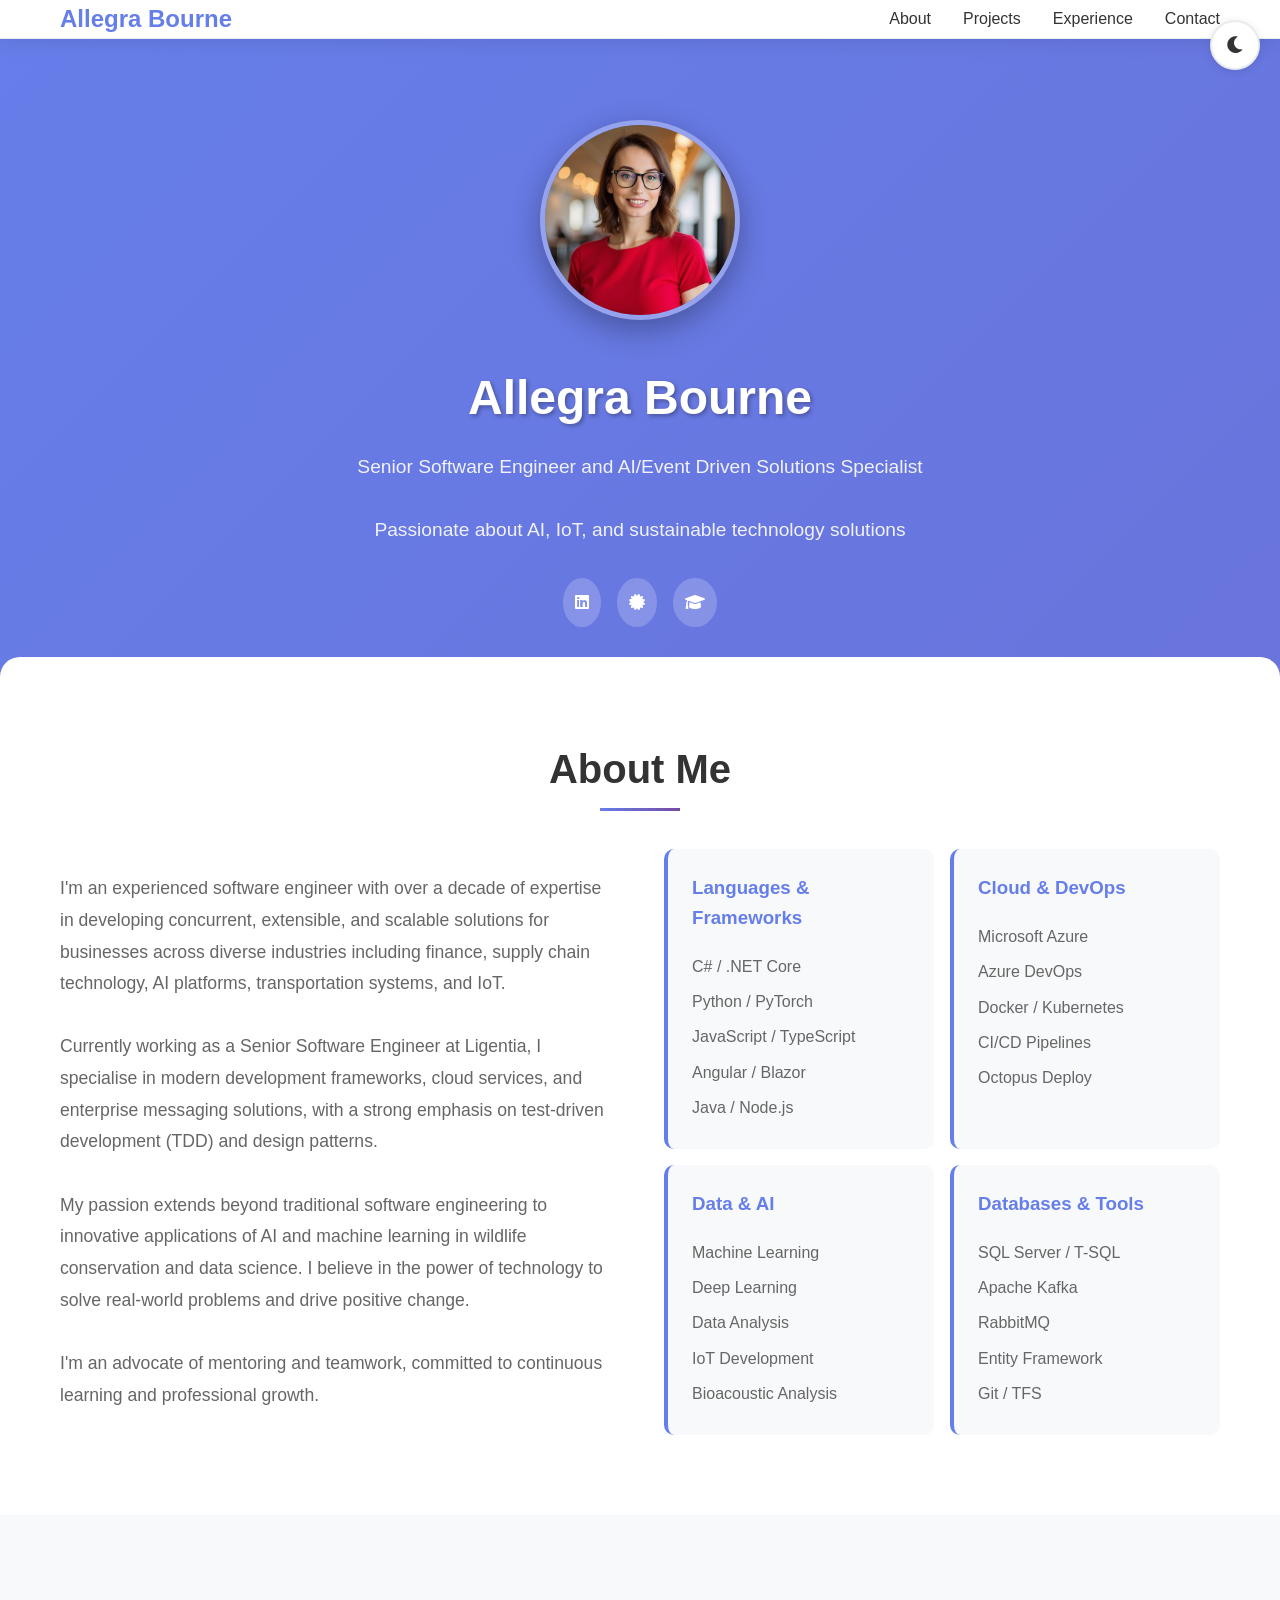
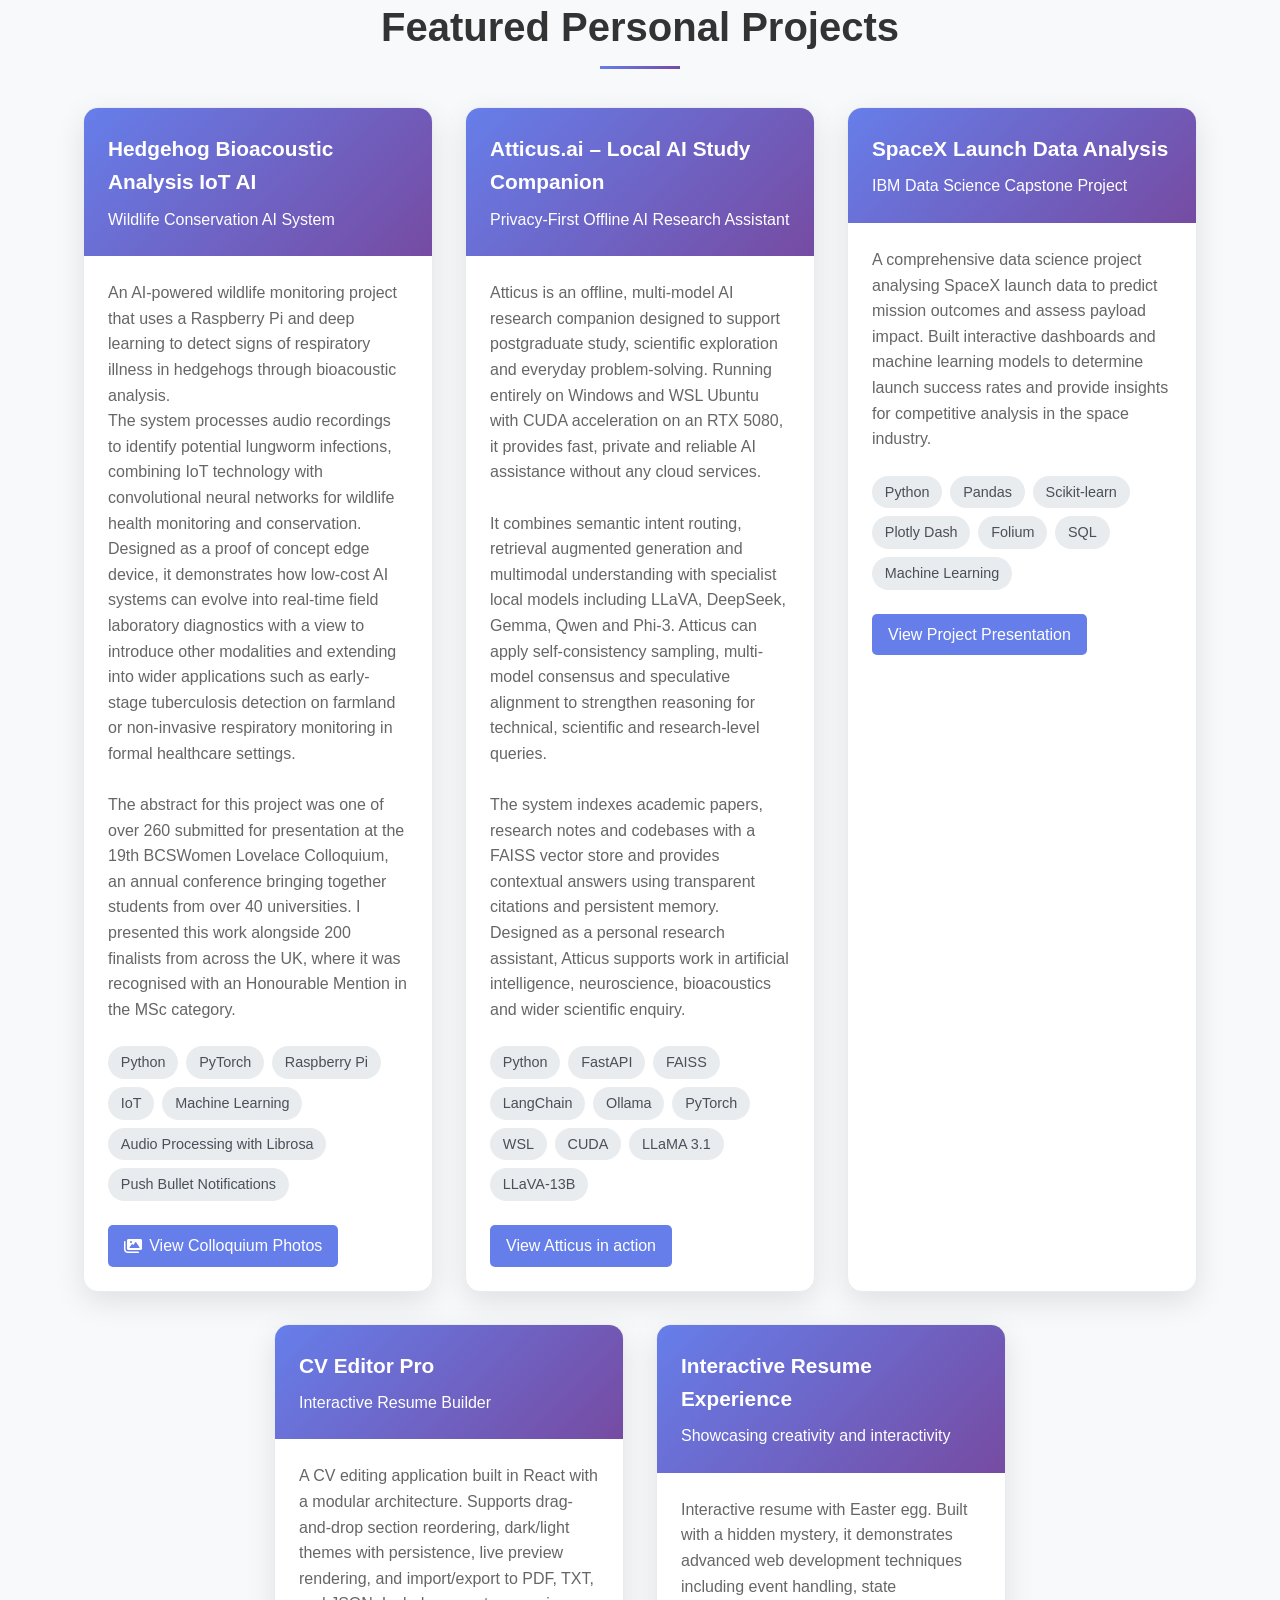
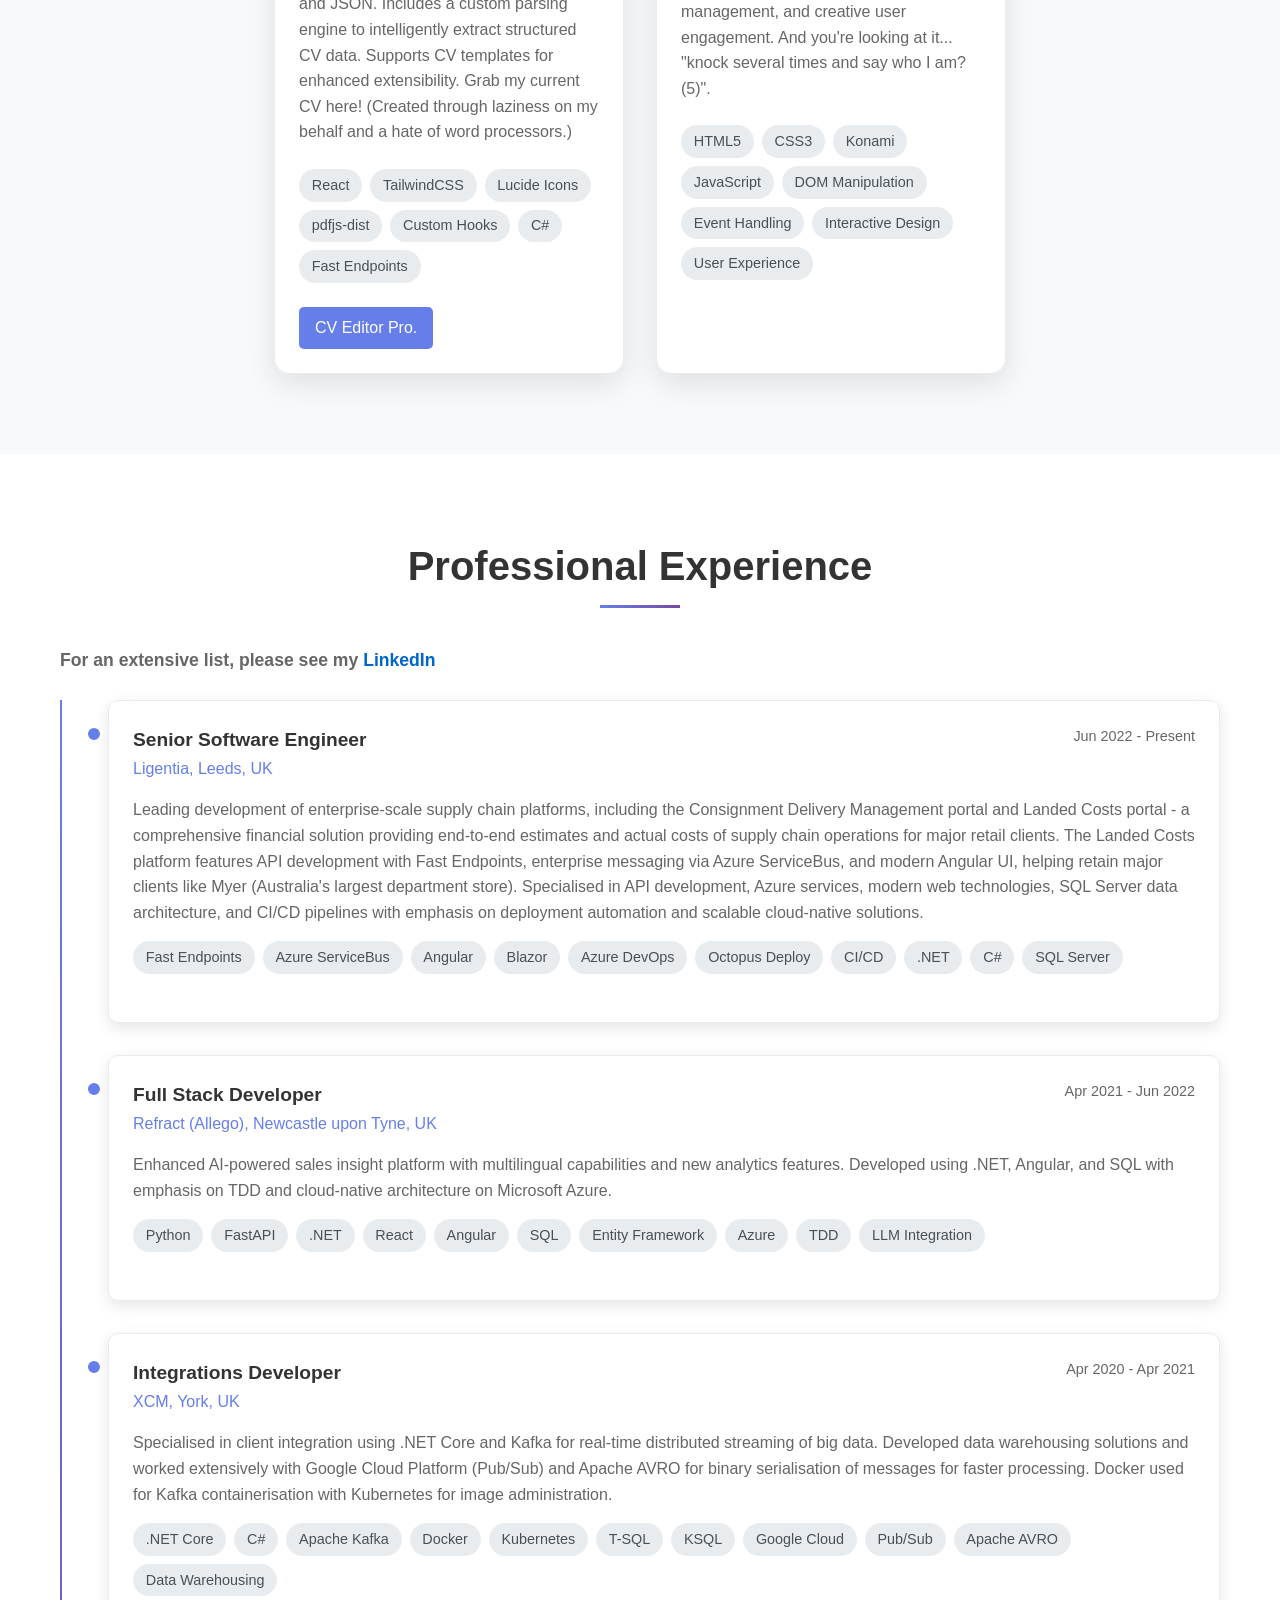
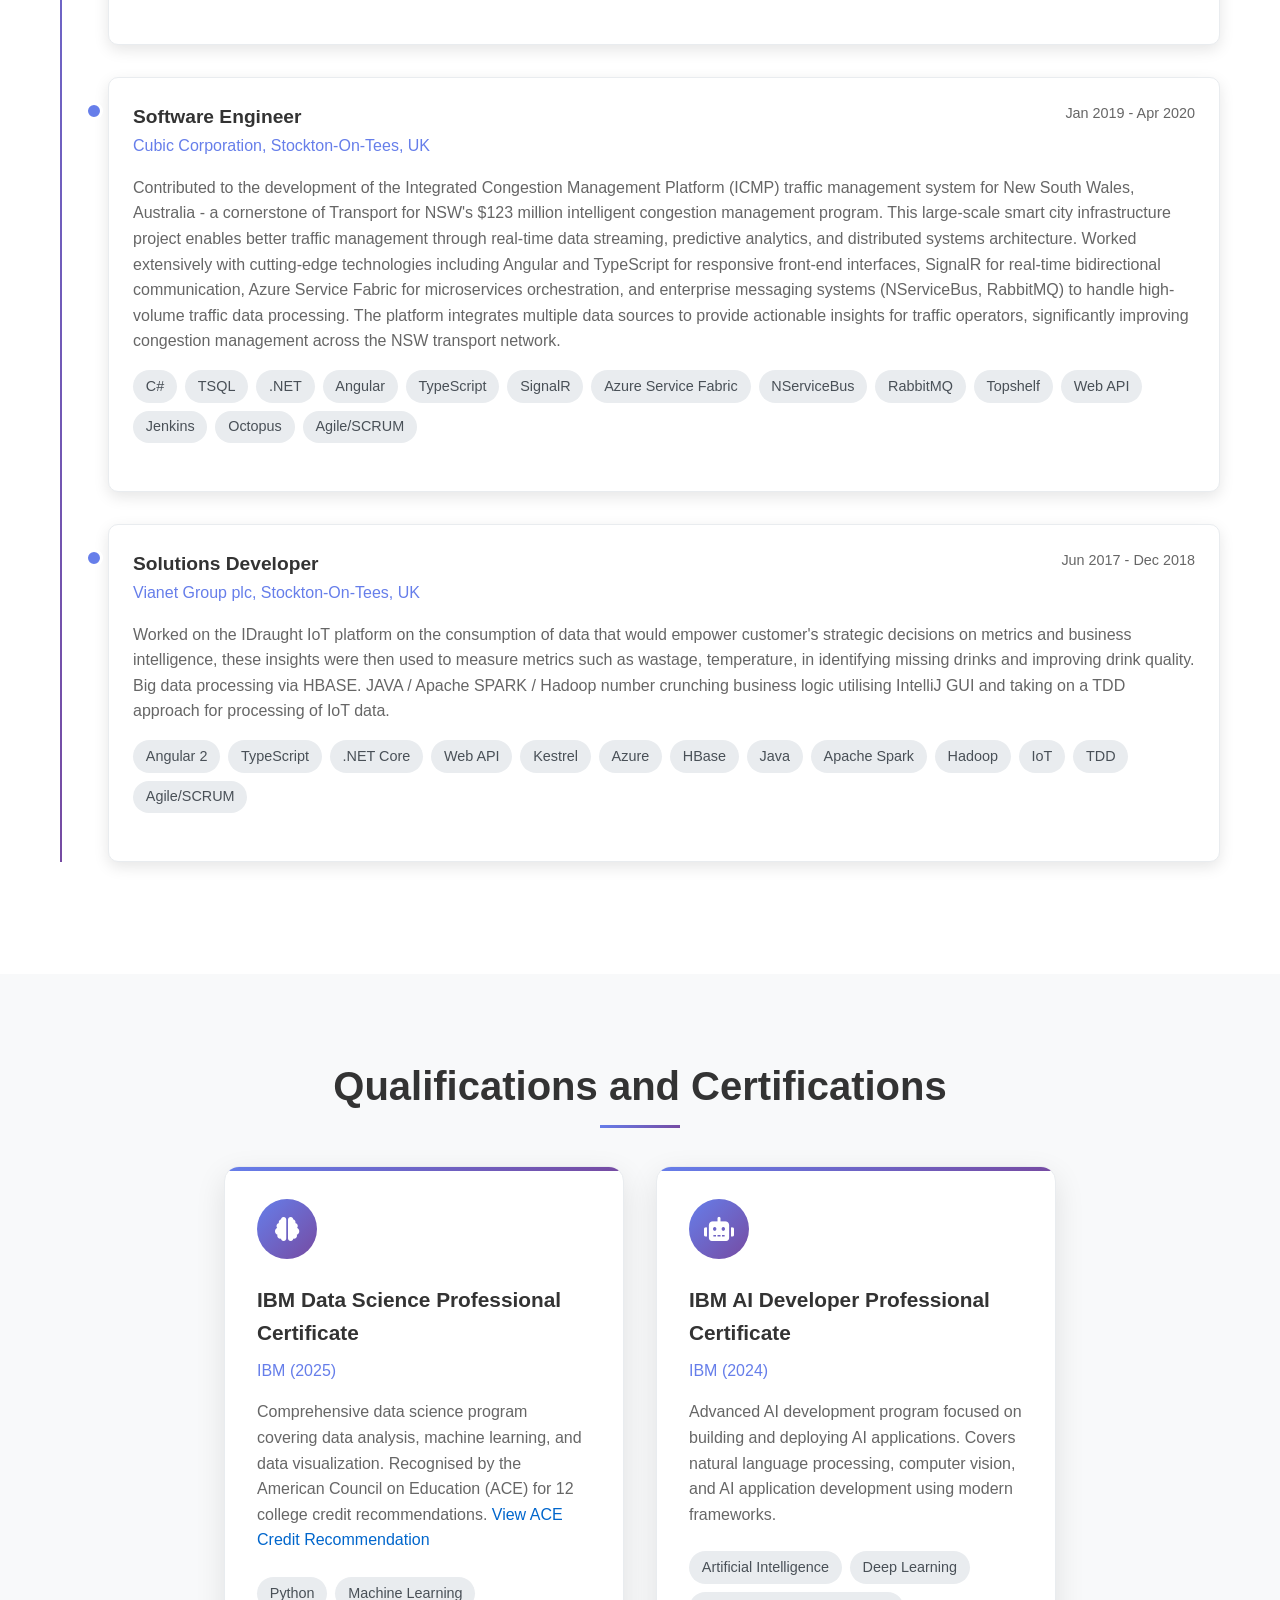
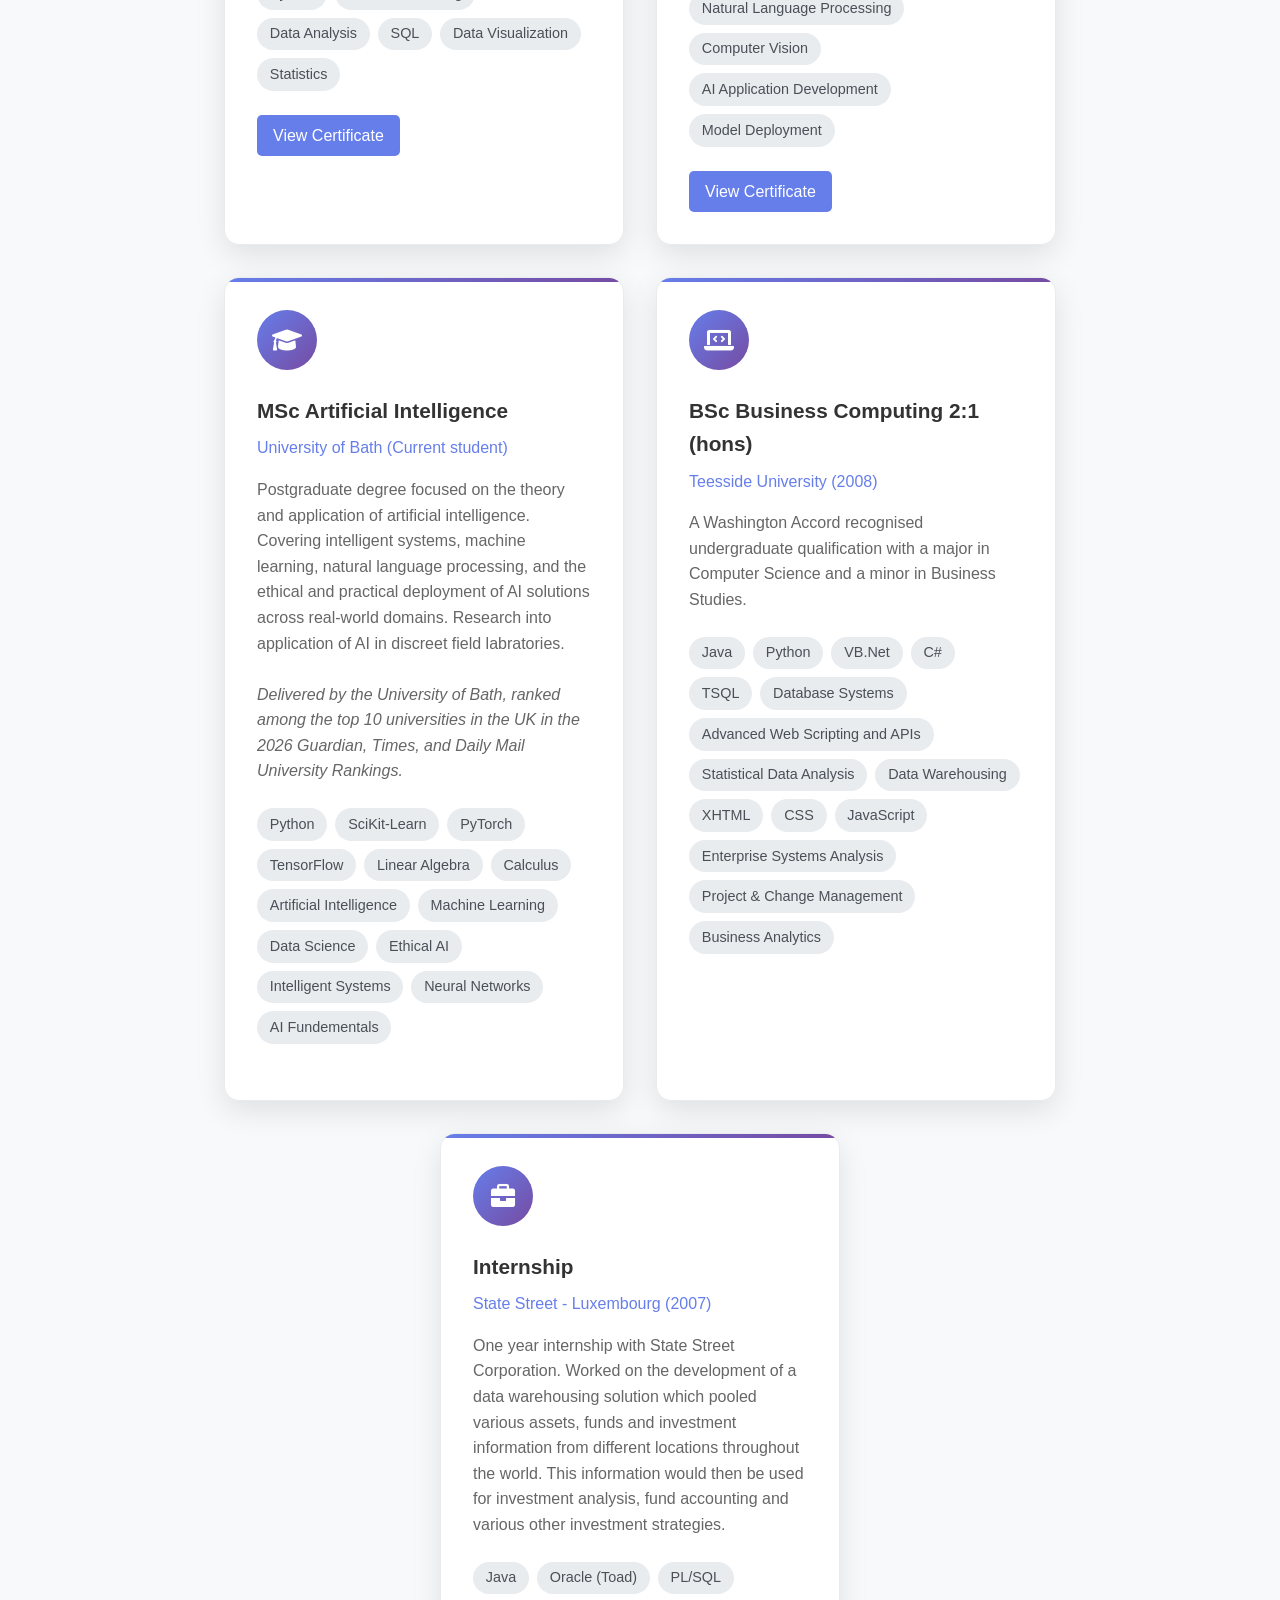
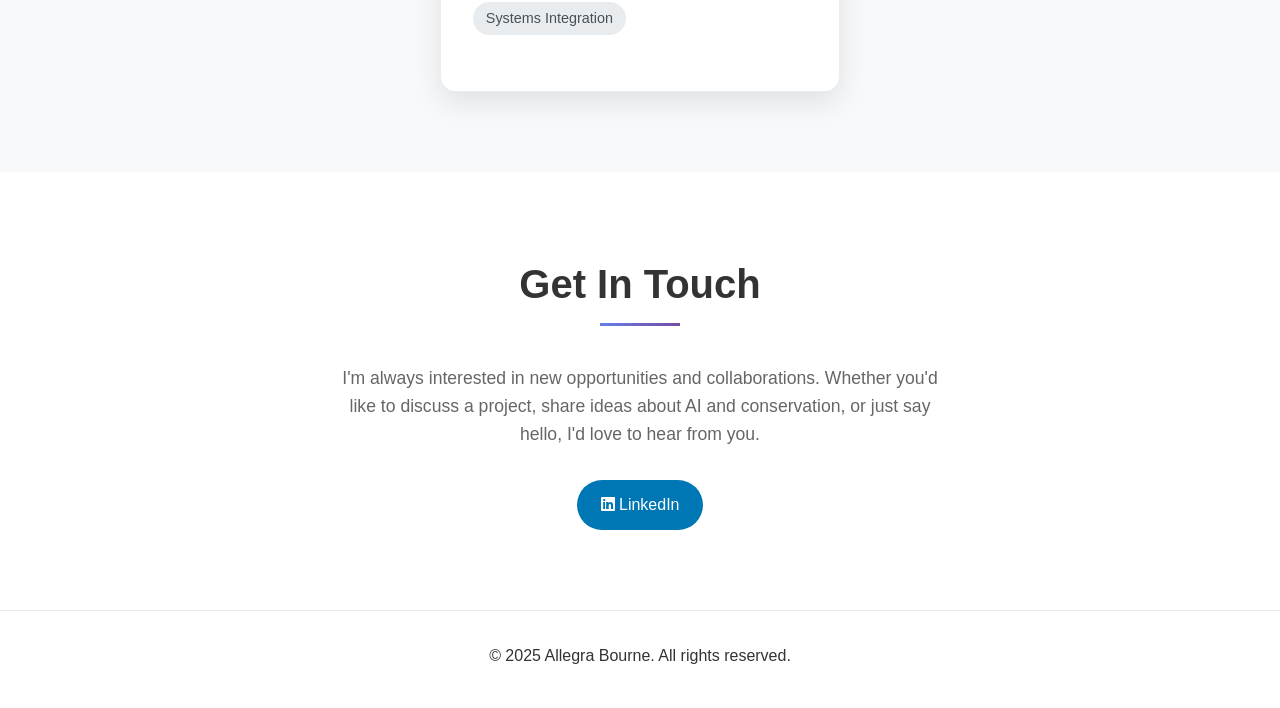
<file: index2.html>
<!DOCTYPE html>
<html lang="en">
<head>
    <meta charset="UTF-8">
    <meta name="viewport" content="width=device-width, initial-scale=1.0">
    <title>Allegra Bourne - Fullstack Software Engineer, Citizen Scientist and AI/Event Driven Solutions Specialist</title>
    <link href="https://cdnjs.cloudflare.com/ajax/libs/font-awesome/6.0.0/css/all.min.css" rel="stylesheet">
    <style>
    :root {
    /* Light theme colors */
    --light-bg: #ffffff;
    --light-text: #333333;
    --light-text-secondary: #666666;
    --light-card-bg: #ffffff;
    --light-section-bg: #f8f9fa;
    --light-border: #e9ecef;
    --light-shadow: rgba(0, 0, 0, 0.1);
    --light-shadow-hover: rgba(0, 0, 0, 0.15);
    --light-skill-bg: #f8f9fa;
    --light-skill-text: #666666;
    --light-tech-bg: #e9ecef;
    --light-tech-text: #495057;
    
    /* Dark theme colors */
    --dark-bg: #1a1a1a;
    --dark-text: #e0e0e0;
    --dark-text-secondary: #a0a0a0;
    --dark-card-bg: #2d2d2d;
    --dark-section-bg: #242424;
    --dark-border: #404040;
    --dark-shadow: rgba(0, 0, 0, 0.3);
    --dark-shadow-hover: rgba(0, 0, 0, 0.5);
    --dark-skill-bg: #333333;
    --dark-skill-text: #b0b0b0;
    --dark-tech-bg: #404040;
    --dark-tech-text: #d0d0d0;
    
    /* Gradient colors (remain the same) */
    --primary-gradient: linear-gradient(135deg, #667eea 0%, #764ba2 100%);
    --primary-color: #667eea;
    --primary-hover: #5a6fd8;
}

    /* Default to light theme */
    :root {
        --bg-color: var(--light-bg);
        --text-color: var(--light-text);
        --text-secondary: var(--light-text-secondary);
        --card-bg: var(--light-card-bg);
        --section-bg: var(--light-section-bg);
        --border-color: var(--light-border);
        --shadow-color: var(--light-shadow);
        --shadow-hover: var(--light-shadow-hover);
        --skill-bg: var(--light-skill-bg);
        --skill-text: var(--light-skill-text);
        --tech-bg: var(--light-tech-bg);
        --tech-text: var(--light-tech-text);
    }
    
    /* Auto dark mode based on system preference */
    @media (prefers-color-scheme: dark) {
        :root {
            --bg-color: var(--dark-bg);
            --text-color: var(--dark-text);
            --text-secondary: var(--dark-text-secondary);
            --card-bg: var(--dark-card-bg);
            --section-bg: var(--dark-section-bg);
            --border-color: var(--dark-border);
            --shadow-color: var(--dark-shadow);
            --shadow-hover: var(--dark-shadow-hover);
            --skill-bg: var(--dark-skill-bg);
            --skill-text: var(--dark-skill-text);
            --tech-bg: var(--dark-tech-bg);
            --tech-text: var(--dark-tech-text);
        }
    }
    
    /* Light theme */
    [data-theme="light"] {
        --bg-color: var(--light-bg);
        --text-color: var(--light-text);
        --text-secondary: var(--light-text-secondary);
        --card-bg: var(--light-card-bg);
        --section-bg: var(--light-section-bg);
        --border-color: var(--light-border);
        --shadow-color: var(--light-shadow);
        --shadow-hover: var(--light-shadow-hover);
        --skill-bg: var(--light-skill-bg);
        --skill-text: var(--light-skill-text);
        --tech-bg: var(--light-tech-bg);
        --tech-text: var(--light-tech-text);
    }
    
    * {
        margin: 0;
        padding: 0;
        box-sizing: border-box;
    }
    
    body {
        font-family: 'Segoe UI', Tahoma, Geneva, Verdana, sans-serif;
        line-height: 1.6;
        color: var(--text-color);
        background: var(--primary-gradient);
        min-height: 100vh;
        transition: all 0.3s ease;
    }
    
    .container {
        max-width: 1200px;
        margin: 0 auto;
        padding: 0 20px;
    }
    
    /* Theme Toggle Button */
    .theme-toggle {
        position: fixed;
        top: 20px;
        right: 20px;
        z-index: 1001;
        background: var(--card-bg);
        border: 2px solid var(--border-color);
        border-radius: 50%;
        width: 50px;
        height: 50px;
        display: flex;
        align-items: center;
        justify-content: center;
        cursor: pointer;
        transition: all 0.3s ease;
        box-shadow: 0 2px 10px var(--shadow-color);
    }
    
    .theme-toggle:hover {
        transform: scale(1.1);
        box-shadow: 0 4px 20px var(--shadow-hover);
    }
    
    .theme-toggle i {
        font-size: 1.2rem;
        color: var(--text-color);
        transition: all 0.3s ease;
    }
    
    /* Header */
    header {
        background: var(--card-bg);
        backdrop-filter: blur(10px);
        box-shadow: 0 2px 20px var(--shadow-color);
        position: fixed;
        width: 100%;
        top: 0;
        z-index: 1000;
        transition: all 0.3s ease;
        border-bottom: 1px solid var(--border-color);
    }
    
    nav {
        display: flex;
        justify-content: space-between;
        align-items: center;
        padding: 1rem 0;
    }
    
    .logo {
        font-size: 1.5rem;
        font-weight: bold;
        color: var(--primary-color);
    }
    
    .nav-links {
        display: flex;
        list-style: none;
        gap: 2rem;
    }
    
    .nav-links a {
        text-decoration: none;
        color: var(--text-color);
        font-weight: 500;
        transition: color 0.3s ease;
    }
    
    .nav-links a:hover {
        color: var(--primary-color);
    }
    
    /* Hero Section */
    .hero {
        padding: 120px 0 80px;
        text-align: center;
        color: white;
    }
    
    .hero-content {
        max-width: 800px;
        margin: 0 auto;
    }
    
    .profile-img {
        width: 200px;
        height: 200px;
        border-radius: 50%;
        border: 5px solid rgba(255, 255, 255, 0.3);
        margin-bottom: 2rem;
        object-fit: cover;
        box-shadow: 0 10px 30px rgba(0, 0, 0, 0.3);
    }
    
    .hero h1 {
        font-size: 3rem;
        margin-bottom: 1rem;
        text-shadow: 2px 2px 4px rgba(0, 0, 0, 0.3);
    }
    
    .hero p {
        font-size: 1.2rem;
        margin-bottom: 2rem;
        opacity: 0.9;
    }
    
    .social-links {
        display: flex;
        justify-content: center;
        gap: 1rem;
        margin-top: 2rem;
    }
    
    .social-links a {
        display: inline-block;
        padding: 12px;
        background: rgba(255, 255, 255, 0.2);
        border-radius: 50%;
        color: white;
        text-decoration: none;
        transition: all 0.3s ease;
    }
    
    .social-links a:hover {
        background: rgba(255, 255, 255, 0.3);
        transform: translateY(-2px);
    }
    
    /* Main Content */
    main {
        background: var(--bg-color);
        margin-top: -50px;
        border-radius: 20px 20px 0 0;
        position: relative;
        z-index: 1;
        transition: background 0.3s ease;
    }
    
    .section {
        padding: 80px 0;
    }
    
    .section:nth-child(even) {
        background: var(--section-bg);
    }
    
    .section h2 {
        text-align: center;
        font-size: 2.5rem;
        margin-bottom: 3rem;
        color: var(--text-color);
        position: relative;
    }
    
    .section h2::after {
        content: '';
        position: absolute;
        bottom: -10px;
        left: 50%;
        transform: translateX(-50%);
        width: 80px;
        height: 3px;
        background: var(--primary-gradient);
    }
    
    /* About Section */
    .about-content {
        display: grid;
        grid-template-columns: 1fr 1fr;
        gap: 3rem;
        align-items: center;
    }
    
    .about-text {
        font-size: 1.1rem;
        line-height: 1.8;
        color: var(--text-secondary);
    }
    
    .skills-grid {
        display: grid;
        grid-template-columns: repeat(auto-fit, minmax(200px, 1fr));
        gap: 1rem;
    }
    
    .skill-category {
        background: var(--skill-bg);
        padding: 1.5rem;
        border-radius: 10px;
        border-left: 4px solid var(--primary-color);
        transition: background 0.3s ease;
    }
    
    .skill-category h3 {
        margin-bottom: 1rem;
        color: var(--primary-color);
    }
    
    .skill-category ul {
        list-style: none;
    }
    
    .skill-category li {
        padding: 0.3rem 0;
        color: var(--skill-text);
    }
    
    /* Certifications Section */
    .certifications-grid {
        display: flex;
        flex-wrap: wrap;
        gap: 2rem;
        justify-content: center;
    }
    
    .certifications-grid .certification-card {
        flex: 0 1 400px;
        max-width: 500px;
    }
    
    .certification-card {
        background: var(--card-bg);
        border-radius: 15px;
        padding: 2rem;
        box-shadow: 0 10px 30px var(--shadow-color);
        transition: all 0.3s ease;
        border: 1px solid var(--border-color);
        position: relative;
        overflow: hidden;
    }
    
    .certification-card::before {
        content: '';
        position: absolute;
        top: 0;
        left: 0;
        right: 0;
        height: 4px;
        background: var(--primary-gradient);
    }
    
    .certification-card:hover {
        transform: translateY(-5px);
        box-shadow: 0 20px 40px var(--shadow-hover);
    }
    
    .certification-icon {
        width: 60px;
        height: 60px;
        background: var(--primary-gradient);
        border-radius: 50%;
        display: flex;
        align-items: center;
        justify-content: center;
        margin-bottom: 1.5rem;
        color: white;
        font-size: 1.5rem;
    }
    
    .certification-title {
        font-size: 1.3rem;
        font-weight: bold;
        color: var(--text-color);
        margin-bottom: 0.5rem;
    }
    
    .certification-issuer {
        color: var(--primary-color);
        font-weight: 500;
        margin-bottom: 1rem;
    }
    
    .certification-description {
        color: var(--text-secondary);
        line-height: 1.6;
        margin-bottom: 1.5rem;
    }
    
    .certification-skills {
        display: flex;
        flex-wrap: wrap;
        gap: 0.5rem;
        margin-bottom: 1.5rem;
    }
    
    .skill-badge {
        background: var(--tech-bg);
        padding: 0.3rem 0.8rem;
        border-radius: 20px;
        font-size: 0.9rem;
        color: var(--tech-text);
        transition: background 0.3s ease;
    }
    
    .certification-link {
        display: inline-block;
        padding: 0.5rem 1rem;
        background: var(--primary-color);
        color: white;
        text-decoration: none;
        border-radius: 5px;
        transition: background 0.3s ease;
    }
    
    .certification-link:hover {
        background: var(--primary-hover);
    }
    
    /* Projects Section */
    .projects-grid {
        display: flex;
        flex-wrap: wrap;
        gap: 2rem;
        justify-content: center;
    }
    
    .projects-grid .project-card {
        flex: 0 1 350px;
        max-width: 450px;
    }
    
    .project-card {
        background: var(--card-bg);
        border-radius: 15px;
        overflow: hidden;
        box-shadow: 0 10px 30px var(--shadow-color);
        transition: all 0.3s ease;
        border: 1px solid var(--border-color);
    }
    
    .project-card:hover {
        transform: translateY(-5px);
        box-shadow: 0 20px 40px var(--shadow-hover);
    }
    
    .project-header {
        padding: 1.5rem;
        background: var(--primary-gradient);
        color: white;
    }
    
    .project-header h3 {
        font-size: 1.3rem;
        margin-bottom: 0.5rem;
    }
    
    .project-content {
        padding: 1.5rem;
    }
    
    .project-description {
        margin-bottom: 1.5rem;
        color: var(--text-secondary);
    }
    
    .tech-stack {
        display: flex;
        flex-wrap: wrap;
        gap: 0.5rem;
        margin-bottom: 1.5rem;
    }
    
    .tech-tag {
        background: var(--tech-bg);
        padding: 0.3rem 0.8rem;
        border-radius: 20px;
        font-size: 0.9rem;
        color: var(--tech-text);
        transition: background 0.3s ease;
    }
    
    .project-links {
        display: flex;
        gap: 1rem;
    }
    
    .project-links a {
        padding: 0.5rem 1rem;
        background: var(--primary-color);
        color: white;
        text-decoration: none;
        border-radius: 5px;
        transition: background 0.3s ease;
    }
    
    .project-links a:hover {
        background: var(--primary-hover);
    }
    
    /* Experience Section */
    .experience-timeline {
        position: relative;
        padding-left: 2rem;
    }
    
    .experience-timeline::before {
        content: '';
        position: absolute;
        left: 0;
        top: 0;
        bottom: 0;
        width: 2px;
        background: var(--primary-gradient);
    }
    
    .experience-item {
        position: relative;
        margin-bottom: 2rem;
        background: var(--card-bg);
        padding: 1.5rem;
        border-radius: 10px;
        box-shadow: 0 5px 15px var(--shadow-color);
        margin-left: 1rem;
        border: 1px solid var(--border-color);
        transition: all 0.3s ease;
    }
    
    .experience-item::before {
        content: '';
        position: absolute;
        left: -1.5rem;
        top: 1.5rem;
        width: 12px;
        height: 12px;
        background: var(--primary-color);
        border-radius: 50%;
        border: 3px solid var(--card-bg);
    }
    
    .experience-header {
        display: flex;
        justify-content: space-between;
        align-items: flex-start;
        margin-bottom: 1rem;
    }
    
    .experience-title {
        font-size: 1.2rem;
        font-weight: bold;
        color: var(--text-color);
    }
    
    .experience-company {
        color: var(--primary-color);
        font-weight: 500;
    }
    
    .experience-date {
        color: var(--text-secondary);
        font-size: 0.9rem;
    }
    
    .experience-description {
        color: var(--text-secondary);
        line-height: 1.6;
    }
    
    /* Contact Section */
    .contact-content {
        text-align: center;
        max-width: 600px;
        margin: 0 auto;
    }
    
    .contact-content p {
        font-size: 1.1rem;
        margin-bottom: 2rem;
        color: var(--text-secondary);
    }
    
    .contact-links {
        display: flex;
        justify-content: center;
        gap: 1rem;
        flex-wrap: wrap;
    }
    
    .contact-links a {
        display: inline-block;
        padding: 12px 24px;
        background: #0077b5;
        color: white;
        text-decoration: none;
        border-radius: 25px;
        transition: all 0.3s ease;
    }
    
    .contact-links a:hover {
        background: #005885;
        transform: translateY(-2px);
    }
    
    /* Footer */
    footer {
        background: var(--card-bg);
        color: var(--text-color);
        text-align: center;
        padding: 2rem 0;
        border-top: 1px solid var(--border-color);
        transition: all 0.3s ease;
    }
    
    /* Responsive Design */
    @media (max-width: 768px) {
        .nav-links {
            display: none;
        }
    
        .hero h1 {
            font-size: 2rem;
        }
    
        .about-content {
            grid-template-columns: 1fr;
        }
    
        .certifications-grid {
            grid-template-columns: 1fr;
        }
    
        .projects-grid {
            grid-template-columns: 1fr;
        }
    
        .experience-header {
            flex-direction: column;
            align-items: flex-start;
        }
    
        .section {
            padding: 60px 0;
        }
    
        .theme-toggle {
            width: 45px;
            height: 45px;
            top: 15px;
            right: 15px;
        }
    
        .konami-code {
            position: fixed;
            top: -100px;
            left: -100px;
            opacity: 0;
            pointer-events: none;
        }
    }
    
    /* Animations */
    @keyframes fadeInUp {
        from {
            opacity: 0;
            transform: translateY(30px);
        }
        to {
            opacity: 1;
            transform: translateY(0);
        }
    }
    
    .fade-in {
        animation: fadeInUp 0.6s ease-out;
    }
    
    /* Theme transition */
    * {
        transition: background-color 0.3s ease, color 0.3s ease, border-color 0.3s ease, box-shadow 0.3s ease;
    }

    .btn-gallery {
        display: inline-flex;
        align-items: center;
        gap: 0.45rem;
        padding: 0.5rem 1rem;
        background: var(--primary-color);
        color: white;
        border: none;
        border-radius: 5px;
        font-size: 1rem;
        font-family: inherit;
        cursor: pointer;
        text-decoration: none;
        transition: background 0.3s ease;
    }
    .btn-gallery:hover {
        background: var(--primary-hover);
    }

    /* ── Carousel Overlay ── */
    .carousel-overlay {
        display: none;
        position: fixed;
        inset: 0;
        z-index: 9000;
        background: rgba(0, 0, 0, 0.75);
        backdrop-filter: blur(4px);
        align-items: center;
        justify-content: center;
        padding: 1rem;
    }
    .carousel-overlay.open {
        display: flex;
    }

    .carousel-modal {
        background: var(--card-bg);
        border: 1px solid var(--border-color);
        border-radius: 16px;
        box-shadow: 0 24px 60px rgba(0, 0, 0, 0.45);
        width: 100%;
        max-width: 820px;
        max-height: 90vh;
        display: flex;
        flex-direction: column;
        overflow: hidden;
        position: relative;
    }

    .carousel-header {
        display: flex;
        align-items: center;
        justify-content: space-between;
        padding: 1rem 1.25rem 0.75rem;
        border-bottom: 1px solid var(--border-color);
        flex-shrink: 0;
    }
    .carousel-header h3 {
        font-size: 1rem;
        font-weight: 600;
        color: var(--text-color);
        margin: 0;
    }
    .carousel-close {
        background: none;
        border: none;
        cursor: pointer;
        color: var(--text-secondary);
        font-size: 1.25rem;
        line-height: 1;
        padding: 0.25rem;
        border-radius: 4px;
        transition: color 0.2s, background 0.2s;
    }
    .carousel-close:hover {
        color: var(--text-color);
        background: var(--section-bg);
    }

    /* Main image area */
    .carousel-stage {
        position: relative;
        flex: 1;
        min-height: 0;
        background: #000;
        display: flex;
        align-items: center;
        justify-content: center;
        overflow: hidden;
    }
    .carousel-stage img {
        max-width: 100%;
        max-height: 65vh;
        object-fit: contain;
        display: block;
        transition: opacity 0.25s ease;
    }
    .carousel-stage img.fading {
        opacity: 0;
    }

    /* Prev / Next arrows */
    .carousel-arrow {
        position: absolute;
        top: 50%;
        transform: translateY(-50%);
        background: rgba(0, 0, 0, 0.45);
        color: #fff;
        border: none;
        border-radius: 50%;
        width: 40px;
        height: 40px;
        font-size: 1rem;
        cursor: pointer;
        display: flex;
        align-items: center;
        justify-content: center;
        transition: background 0.2s;
        z-index: 2;
        flex-shrink: 0;
    }
    .carousel-arrow:hover { background: rgba(0,0,0,0.7); }
    .carousel-arrow.prev { left: 0.75rem; }
    .carousel-arrow.next { right: 0.75rem; }

    /* Caption + counter */
    .carousel-caption {
        padding: 0.6rem 1.25rem 0.5rem;
        font-size: 0.85rem;
        color: var(--text-secondary);
        text-align: center;
        flex-shrink: 0;
        min-height: 2.2rem;
        border-top: 1px solid var(--border-color);
    }

    /* Thumbnail strip */
    .carousel-thumbs {
        display: flex;
        gap: 0.5rem;
        padding: 0.6rem 1rem;
        overflow-x: auto;
        scrollbar-width: thin;
        border-top: 1px solid var(--border-color);
        flex-shrink: 0;
        scroll-behavior: smooth;
    }
    .carousel-thumbs::-webkit-scrollbar { height: 4px; }
    .carousel-thumbs::-webkit-scrollbar-thumb { background: var(--border-color); border-radius: 2px; }
    .carousel-thumb {
        flex-shrink: 0;
        width: 56px;
        height: 44px;
        border-radius: 6px;
        overflow: hidden;
        cursor: pointer;
        border: 2px solid transparent;
        transition: border-color 0.2s;
        opacity: 0.6;
        transition: opacity 0.2s, border-color 0.2s;
    }
    .carousel-thumb.active {
        border-color: var(--primary-color);
        opacity: 1;
    }
    .carousel-thumb img {
        width: 100%;
        height: 100%;
        object-fit: cover;
        display: block;
    }

    /* No images state */
    .carousel-empty {
        padding: 3rem 1.5rem;
        text-align: center;
        color: var(--text-secondary);
        font-size: 0.95rem;
    }
    .carousel-empty i { font-size: 2rem; margin-bottom: 0.75rem; display: block; }

    /* Keyboard hint */
    .carousel-hint {
        font-size: 0.75rem;
        color: var(--text-secondary);
        opacity: 0.6;
        text-align: center;
        padding: 0 1rem 0.5rem;
        flex-shrink: 0;
    }

    @media (max-width: 480px) {
        .carousel-arrow { width: 34px; height: 34px; font-size: 0.85rem; }
        .carousel-thumbs { display: none; }
        .carousel-hint { display: none; }
    }
    </style>
</head>
<body>
    <!-- Theme Toggle Button -->
    <button class="theme-toggle" id="themeToggle" aria-label="Toggle theme">
        <i class="fas fa-sun" id="themeIcon"></i>
    </button>
    <header>
        <nav class="container">
            <div class="logo" id="logoElement">Allegra Bourne</div>
            <ul class="nav-links">
                <li><a href="#about">About</a></li>
                <li><a href="#projects">Projects</a></li>
                <li><a href="#experience">Experience</a></li>
                <li><a href="#contact">Contact</a></li>
            </ul>
        </nav>
    </header>

    <section class="hero">
        <div class="container">
            <div class="hero-content">
                <img src="GfzImJZTIMo.jpeg" alt="Allegra Bourne" class="profile-img">
                <h1>Allegra Bourne</h1>
                <p>Senior Software Engineer and AI/Event Driven Solutions Specialist</p>
                <p>Passionate about AI, IoT, and sustainable technology solutions</p>
                <div class="social-links">
                    <a href="https://www.linkedin.com/in/allegrabourne/" target="_blank" title="LinkedIn">
                        <i class="fab fa-linkedin"></i>
                    </a>
                    <a href="https://www.credly.com/users/allegra-bourne/badges#credly" target="_blank" title="Credly">
                        <i class="fas fa-certificate"></i>
                    </a>
                    <a href="https://www.coursera.org/learner/allegra-bourne" target="_blank" title="Coursera">
                        <i class="fas fa-graduation-cap"></i>
                    </a>
                  <!--  <a href="https://github.com/allegrabourne" target="_blank" title="GitHub">
                        <i class="fab fa-github"></i>  -->
                    </a>
                </div>
            </div>
        </div>
    </section>

    <main>
        <section id="about" class="section">
            <div class="container">
                <h2>About Me</h2>
                <div class="about-content">
                    <div class="about-text">
                        <p>I'm an experienced software engineer with over a decade of expertise in developing concurrent, extensible, and scalable solutions for businesses across diverse industries including finance, supply chain technology, AI platforms, transportation systems, and IoT.</p>
                        <br>
                        <p>Currently working as a Senior Software Engineer at Ligentia, I specialise in modern development frameworks, cloud services, and enterprise messaging solutions, with a strong emphasis on test-driven development (TDD) and design patterns.</p>
                        <br>
                        <p>My passion extends beyond traditional software engineering to innovative applications of AI and machine learning in wildlife conservation and data science. I believe in the power of technology to solve real-world problems and drive positive change.</p>
                        <br>
                        <p>I'm an advocate of mentoring and teamwork, committed to continuous learning and professional growth.</p>
                    </div>
                    <div class="skills-grid">
                        <div class="skill-category">
                            <h3>Languages & Frameworks</h3>
                            <ul>
                                <li>C# / .NET Core</li>
                                <li>Python / PyTorch</li>
                                <li>JavaScript / TypeScript</li>
                                <li>Angular / Blazor</li>
                                <li>Java / Node.js</li>
                            </ul>
                        </div>
                        <div class="skill-category">
                            <h3>Cloud & DevOps</h3>
                            <ul>
                                <li>Microsoft Azure</li>
                                <li>Azure DevOps</li>
                                <li>Docker / Kubernetes</li>
                                <li>CI/CD Pipelines</li>
                                <li>Octopus Deploy</li>
                            </ul>
                        </div>
                        <div class="skill-category">
                            <h3>Data & AI</h3>
                            <ul>
                                <li>Machine Learning</li>
                                <li>Deep Learning</li>
                                <li>Data Analysis</li>
                                <li>IoT Development</li>
                                <li>Bioacoustic Analysis</li>
                            </ul>
                        </div>
                        <div class="skill-category">
                            <h3>Databases & Tools</h3>
                            <ul>
                                <li>SQL Server / T-SQL</li>
                                <li>Apache Kafka</li>
                                <li>RabbitMQ</li>
                                <li>Entity Framework</li>
                                <li>Git / TFS</li>
                            </ul>
                        </div>
                    </div>
                </div>
            </div>
        </section>

        <section id="projects" class="section">
            <div class="container">
                <h2>Featured Personal Projects</h2>
                <div class="projects-grid">
                    <div class="project-card">
                        <div class="project-header">
                            <h3>Hedgehog Bioacoustic Analysis IoT AI</h3>
                            <p>Wildlife Conservation AI System</p>
                        </div>
                        <div class="project-content">
                            <div class="project-description">
                                An AI-powered wildlife monitoring project that uses a Raspberry Pi and deep learning to 
                                detect signs of respiratory illness in hedgehogs through bioacoustic analysis.        
                                 <br> The system processes audio recordings to identify potential lungworm infections, 
                                 combining IoT technology with convolutional neural networks for wildlife health monitoring
                                  and conservation. Designed as a proof of concept edge device, it demonstrates how low-cost 
                                  AI systems can evolve into real-time field laboratory diagnostics with a view to 
                                  introduce other modalities and extending into wider applications such as early-stage 
                                  tuberculosis detection on farmland or non-invasive respiratory monitoring in formal 
                                  healthcare settings.
                               <br><br>The abstract for this project was one of over 260 submitted for presentation at the 19th BCSWomen 
                               Lovelace Colloquium, an annual conference bringing together students from over 40 universities. 
                               I presented this work alongside 200 finalists from across the UK, 
                               where it was recognised with an Honourable Mention in the MSc category.
                            </div>
                            <div class="tech-stack">
                                <span class="tech-tag">Python</span>
                                <span class="tech-tag">PyTorch</span>
                                <span class="tech-tag">Raspberry Pi</span>
                                <span class="tech-tag">IoT</span>
                                <span class="tech-tag">Machine Learning</span>
                                <span class="tech-tag">Audio Processing with Librosa</span>
                                <span class="tech-tag">Push Bullet Notifications</span>
                            </div>
                           <div class="project-links">
                                <a href="#" class="btn-gallery" onclick="openGallery(); return false;">
                                    <i class="fas fa-images"></i> View Colloquium Photos
                                </a>
                            </div>
                        </div>
                    </div>

                    <div class="project-card">
                        <div class="project-header">
                            <h3>Atticus.ai – Local AI Study Companion</h3>
                            <p>Privacy-First Offline AI Research Assistant</p>
                        </div>
                        <div class="project-content">
                            <div class="project-description">
                                   Atticus is an offline, multi-model AI research companion designed to support postgraduate study, scientific exploration and everyday problem-solving. Running entirely on Windows and WSL Ubuntu with CUDA acceleration on an RTX 5080, it provides fast, private and reliable AI assistance without any cloud services.
     <br><br>
It combines semantic intent routing, retrieval augmented generation and multimodal understanding with specialist local models including LLaVA, DeepSeek, Gemma, Qwen and Phi-3. Atticus can apply self-consistency sampling, multi-model consensus and speculative alignment to strengthen reasoning for technical, scientific and research-level queries.
     <br><br>
The system indexes academic papers, research notes and codebases with a FAISS vector store and provides contextual answers using transparent citations and persistent memory. Designed as a personal research assistant, Atticus supports work in artificial intelligence, neuroscience, bioacoustics and wider scientific enquiry.
                            </div>
                            <div class="tech-stack">
                                <span class="tech-tag">Python</span>
                                <span class="tech-tag">FastAPI</span>
                                <span class="tech-tag">FAISS</span>
                                <span class="tech-tag">LangChain</span>
                                <span class="tech-tag">Ollama</span>
                                <span class="tech-tag">PyTorch</span>
                                <span class="tech-tag">WSL</span>
                                <span class="tech-tag">CUDA</span>
                                <span class="tech-tag">LLaMA 3.1</span>
                                <span class="tech-tag">LLaVA-13B</span>
                            </div>
                              <div class="project-links">
                                 <a href="https://youtu.be/6RDK0WdJrL8" target="_blank" rel="noopener noreferrer">View Atticus in action</a>
                             </div>
                        </div>
                    </div>

                    <div class="project-card">
                        <div class="project-header">
                            <h3>SpaceX Launch Data Analysis</h3>
                            <p>IBM Data Science Capstone Project</p>
                        </div>
                        <div class="project-content">
                            <div class="project-description">
                                A comprehensive data science project analysing SpaceX launch data to predict mission outcomes and assess payload impact. Built interactive dashboards and machine learning models to determine launch success rates and provide insights for competitive analysis in the space industry.
                            </div>
                            <div class="tech-stack">
                                <span class="tech-tag">Python</span>
                                <span class="tech-tag">Pandas</span>
                                <span class="tech-tag">Scikit-learn</span>
                                <span class="tech-tag">Plotly Dash</span>
                                <span class="tech-tag">Folium</span>
                                <span class="tech-tag">SQL</span>
                                <span class="tech-tag">Machine Learning</span>
                            </div>
                            <div class="project-links">
                                <a href="https://coursera-assessments.s3.amazonaws.com/assessments/1741887045038/2eec0e7f-d439-4d9f-9a58-3f9f541edd4d/ds-capstone-coursera.pdf" target="_blank">View Project Presentation</a>
                            </div>
                        </div>
                    </div>

                    <div class="project-card">
                        <div class="project-header">
                            <h3>CV Editor Pro</h3>
                            <p>Interactive Resume Builder</p>
                          </div>
                      <div class="project-content">
                        <div class="project-description">
                          A CV editing application built in React with a modular architecture. 
                          Supports drag-and-drop section reordering, dark/light themes with persistence, live preview 
                          rendering, and import/export to PDF, TXT, and JSON. Includes a custom parsing engine to 
                          intelligently extract structured CV data. Supports CV templates for enhanced extensibility.
                          Grab my current CV here! (Created through laziness on my behalf and a hate of word processors.)
                        </div>
                        <div class="tech-stack">
                            <span class="tech-tag">React</span>
                            <span class="tech-tag">TailwindCSS</span>
                            <span class="tech-tag">Lucide Icons</span>
                            <span class="tech-tag">pdfjs-dist</span>
                            <span class="tech-tag">Custom Hooks</span>
                            <span class="tech-tag">C#</span>
                            <span class="tech-tag">Fast Endpoints</span>
                        </div>
                        <div class="project-links">
                            <a href="https://allegrabourne.github.io/CVEditor/" target="_blank">CV Editor Pro.</a>
                        </div>
                      </div>
                    </div>
                    
                    <div class="project-card">
                        <div class="project-header">
                            <h3>Interactive Resume Experience</h3>
                            <p>Showcasing creativity and interactivity</p>
                        </div>
                        <div class="project-content">
                            <div class="project-description">
                                Interactive resume with Easter egg. Built with a hidden mystery, it demonstrates advanced web development techniques including event handling, state management, and creative user engagement. And you're looking at it... "knock several times and say who I am? (5)".
                            </div>
                            <div class="tech-stack">
                                <span class="tech-tag">HTML5</span>
                                <span class="tech-tag">CSS3</span>
                                <span class="tech-tag">Konami</span>
                                <span class="tech-tag">JavaScript</span>
                                <span class="tech-tag">DOM Manipulation</span>
                                <span class="tech-tag">Event Handling</span>
                                <span class="tech-tag">Interactive Design</span>
                                <span class="tech-tag">User Experience</span>
                            </div>
                        </div>
                    </div>
                </div>
            </div>
        </section>

     <section id="experience" class="section">
    <div class="container">
        <h2>Professional Experience</h2>
        <h3 style="font-size: 1.1em; margin-top: 0.5em; margin-bottom: 1.5em; color: var(--text-secondary);">For an extensive list, please see my <a href="https://www.linkedin.com/in/allegrabourne/" target="_blank" style="color: #0066cc; text-decoration: none;">LinkedIn</a></h3>
        <div class="experience-timeline">
            <div class="experience-item">
                <div class="experience-header">
                    <div>
                        <div class="experience-title">Senior Software Engineer</div>
                        <div class="experience-company">Ligentia, Leeds, UK</div>
                    </div>
                    <div class="experience-date">Jun 2022 - Present</div>
                </div>
                <div class="experience-description">
                    Leading development of enterprise-scale supply chain platforms, including the Consignment Delivery Management portal and Landed Costs portal - a comprehensive financial solution providing end-to-end estimates and actual costs of supply chain operations for major retail clients. The Landed Costs platform features API development with Fast Endpoints, enterprise messaging via Azure ServiceBus, and modern Angular UI, helping retain major clients like Myer (Australia's largest department store). Specialised in API development, Azure services, modern web technologies, SQL Server data architecture, and CI/CD pipelines with emphasis on deployment automation and scalable cloud-native solutions.
                </div>
                <div class="tech-stack" style="margin-top: 1rem;">
                    <span class="tech-tag">Fast Endpoints</span>
                    <span class="tech-tag">Azure ServiceBus</span>
                    <span class="tech-tag">Angular</span>
                    <span class="tech-tag">Blazor</span>
                    <span class="tech-tag">Azure DevOps</span>
                    <span class="tech-tag">Octopus Deploy</span>
                    <span class="tech-tag">CI/CD</span>
                    <span class="tech-tag">.NET</span>
                    <span class="tech-tag">C#</span>
                    <span class="tech-tag">SQL Server</span>
                </div>
            </div>

            <div class="experience-item">
                <div class="experience-header">
                    <div>
                        <div class="experience-title">Full Stack Developer</div>
                        <div class="experience-company">Refract (Allego), Newcastle upon Tyne, UK</div>
                    </div>
                    <div class="experience-date">Apr 2021 - Jun 2022</div>
                </div>
                <div class="experience-description">
                    Enhanced AI-powered sales insight platform with multilingual capabilities and new analytics features. Developed using .NET, Angular, and SQL with emphasis on TDD and cloud-native architecture on Microsoft Azure.
                </div>
                <div class="tech-stack" style="margin-top: 1rem;">
                    <span class="tech-tag">Python</span>
                    <span class="tech-tag">FastAPI</span>
                    <span class="tech-tag">.NET</span>
                    <span class="tech-tag">React</span>
                    <span class="tech-tag">Angular</span>
                    <span class="tech-tag">SQL</span>
                    <span class="tech-tag">Entity Framework</span>
                    <span class="tech-tag">Azure</span>
                    <span class="tech-tag">TDD</span>
                    <span class="tech-tag">LLM Integration</span>
                </div>
            </div>

            <div class="experience-item">
                <div class="experience-header">
                    <div>
                        <div class="experience-title">Integrations Developer</div>
                        <div class="experience-company">XCM, York, UK</div>
                    </div>
                    <div class="experience-date">Apr 2020 - Apr 2021</div>
                </div>
                <div class="experience-description">
                    Specialised in client integration using .NET Core and Kafka for real-time distributed streaming of big data. Developed data warehousing solutions and worked extensively with Google Cloud Platform (Pub/Sub) and Apache AVRO for binary serialisation of messages for faster processing. Docker used for Kafka containerisation with Kubernetes for image administration. 
                </div>
                <div class="tech-stack" style="margin-top: 1rem;">
                    <span class="tech-tag">.NET Core</span>
                    <span class="tech-tag">C#</span>
                    <span class="tech-tag">Apache Kafka</span>
                    <span class="tech-tag">Docker</span>
                    <span class="tech-tag">Kubernetes</span>
                    <span class="tech-tag">T-SQL</span>
                    <span class="tech-tag">KSQL</span>
                    <span class="tech-tag">Google Cloud</span>
                    <span class="tech-tag">Pub/Sub</span>
                    <span class="tech-tag">Apache AVRO</span>
                    <span class="tech-tag">Data Warehousing</span>
                </div>
            </div>

            <div class="experience-item">
                <div class="experience-header">
                    <div>
                        <div class="experience-title">Software Engineer</div>
                        <div class="experience-company">Cubic Corporation, Stockton-On-Tees, UK</div>
                    </div>
                    <div class="experience-date">Jan 2019 - Apr 2020</div>
                </div>
                <div class="experience-description">
                    Contributed to the development of the Integrated Congestion Management Platform (ICMP) traffic management system for New South Wales, Australia - a cornerstone of Transport for NSW's $123 million intelligent congestion management program. This large-scale smart city infrastructure project enables better traffic management through real-time data streaming, predictive analytics, and distributed systems architecture. Worked extensively with cutting-edge technologies including Angular and TypeScript for responsive front-end interfaces, SignalR for real-time bidirectional communication, Azure Service Fabric for microservices orchestration, and enterprise messaging systems (NServiceBus, RabbitMQ) to handle high-volume traffic data processing. The platform integrates multiple data sources to provide actionable insights for traffic operators, significantly improving congestion management across the NSW transport network.
                </div>
                <div class="tech-stack" style="margin-top: 1rem;">
                    <span class="tech-tag">C#</span>
                    <span class="tech-tag">TSQL</span>
                    <span class="tech-tag">.NET</span>
                    <span class="tech-tag">Angular</span>
                    <span class="tech-tag">TypeScript</span>
                    <span class="tech-tag">SignalR</span>
                    <span class="tech-tag">Azure Service Fabric</span>
                    <span class="tech-tag">NServiceBus</span>
                    <span class="tech-tag">RabbitMQ</span>
                    <span class="tech-tag">Topshelf</span>
                    <span class="tech-tag">Web API</span>
                    <span class="tech-tag">Jenkins</span>
                    <span class="tech-tag">Octopus</span>
                    <span class="tech-tag">Agile/SCRUM</span>
                </div>
            </div>
            
            <div class="experience-item">
                <div class="experience-header">
                    <div>
                        <div class="experience-title">Solutions Developer</div>
                        <div class="experience-company">Vianet Group plc, Stockton-On-Tees, UK</div>
                    </div>
                    <div class="experience-date">Jun 2017 - Dec 2018</div>
                </div>
                <div class="experience-description">
                    Worked on the IDraught IoT platform on the consumption of data that would empower customer's strategic decisions on metrics and business intelligence, these insights were then used to measure metrics such as wastage, temperature, in identifying missing drinks and improving drink quality. Big data processing via HBASE. JAVA / Apache SPARK / Hadoop number crunching business logic utilising IntelliJ GUI and taking on a TDD approach for processing of IoT data. 
                </div>
                <div class="tech-stack" style="margin-top: 1rem;">
                    <span class="tech-tag">Angular 2</span>
                    <span class="tech-tag">TypeScript</span>
                    <span class="tech-tag">.NET Core</span>
                    <span class="tech-tag">Web API</span>
                    <span class="tech-tag">Kestrel</span>
                    <span class="tech-tag">Azure</span>
                    <span class="tech-tag">HBase</span>
                    <span class="tech-tag">Java</span>
                    <span class="tech-tag">Apache Spark</span>
                    <span class="tech-tag">Hadoop</span>
                    <span class="tech-tag">IoT</span>
                    <span class="tech-tag">TDD</span>
                    <span class="tech-tag">Agile/SCRUM</span>
                </div>
            </div>

        </div>
    </div>
</section>

          <section id="certifications" class="section">
            <div class="container">
                <h2>Qualifications and Certifications</h2>
                <div class="certifications-grid">
                    <div class="certification-card">
                        <div class="certification-icon">
                            <i class="fas fa-brain"></i>
                        </div>
                        <div class="certification-title">IBM Data Science Professional Certificate</div>
                        <div class="certification-issuer">IBM (2025)</div>
                        <div class="certification-description">
                            Comprehensive data science program covering data analysis, machine learning, and data visualization. Recognised by the American Council on Education (ACE) for 12 college credit recommendations. 
                            <a href="https://www.acenet.edu/National-Guide/Pages/Course.aspx?org=IBM&cid=eb7d51c4-662b-ec11-b6e5-000d3a58e694" 
                                   target="_blank" 
                                   rel="noopener noreferrer" 
                                   style="color: #0066cc; text-decoration: none;">
                                View ACE Credit Recommendation
                            </a>
                        </div>
                        <div class="certification-skills">
                            <span class="skill-badge">Python</span>
                            <span class="skill-badge">Machine Learning</span>
                            <span class="skill-badge">Data Analysis</span>
                            <span class="skill-badge">SQL</span>
                            <span class="skill-badge">Data Visualization</span>
                            <span class="skill-badge">Statistics</span>
                        </div>
                        <a href="https://coursera.org/share/8bb16e2be758ad8fa926d95cb07e5388" target="_blank" class="certification-link">
                            View Certificate
                        </a>
                    </div>

                    <div class="certification-card">
                        <div class="certification-icon">
                            <i class="fas fa-robot"></i>
                        </div>
                        <div class="certification-title">IBM AI Developer Professional Certificate</div>
                        <div class="certification-issuer">IBM (2024)</div>
                        <div class="certification-description">
                            Advanced AI development program focused on building and deploying AI applications. Covers natural language processing, computer vision, and AI application development using modern frameworks.
                        </div>
                        <div class="certification-skills">
                            <span class="skill-badge">Artificial Intelligence</span>
                            <span class="skill-badge">Deep Learning</span>
                            <span class="skill-badge">Natural Language Processing</span>
                            <span class="skill-badge">Computer Vision</span>
                            <span class="skill-badge">AI Application Development</span>
                            <span class="skill-badge">Model Deployment</span>
                        </div>
                        <a href="https://coursera.org/share/fefaa216f95bed18f6e0f1b26b50eee4" target="_blank" class="certification-link">
                            View Certificate
                        </a>
                    </div>

                    <div class="certification-card">
                        <div class="certification-icon">
                            <i class="fas fa-graduation-cap"></i>
                        </div>
                        <div class="certification-title">MSc Artificial Intelligence</div>
                        <div class="certification-issuer">University of Bath (Current student)</div>
                        <div class="certification-description">
                                Postgraduate degree focused on the theory and application of artificial intelligence. 
                                Covering intelligent systems, machine learning, natural language processing, and the ethical and practical 
                                deployment of AI solutions across real-world domains. Research into application of AI in discreet field labratories.
                            <br><br>
                            <em>Delivered by the University of Bath, ranked among the top 10 universities in the UK in the 2026 Guardian, Times, 
                                and Daily Mail University Rankings.</em>
                        </div>
                        <div class="certification-skills">
                            <span class="skill-badge">Python</span>
                            <span class="skill-badge">SciKit-Learn</span>
                            <span class="skill-badge">PyTorch</span>
                            <span class="skill-badge">TensorFlow</span>
                            <span class="skill-badge">Linear Algebra</span>
                            <span class="skill-badge">Calculus</span>
                            <span class="skill-badge">Artificial Intelligence</span>
                            <span class="skill-badge">Machine Learning</span>
                            <span class="skill-badge">Data Science</span>
                            <span class="skill-badge">Ethical AI</span>
                            <span class="skill-badge">Intelligent Systems</span>
                            <span class="skill-badge">Neural Networks</span>
                            <span class="skill-badge">AI Fundementals</span>
                        </div>
                    </div>
                    
                    <div class="certification-card">
                        <div class="certification-icon">
                            <i class="fas fa-laptop-code"></i>
                        </div>
                        <div class="certification-title">BSc Business Computing 2:1 (hons)</div>
                        <div class="certification-issuer">Teesside University (2008)</div>
                        <div class="certification-description">
                           A Washington Accord recognised undergraduate qualification with a major in Computer Science and a minor in Business Studies.
                        </div>
                        <div class="certification-skills">
                            <span class="skill-badge">Java</span>
                            <span class="skill-badge">Python</span>
                            <span class="skill-badge">VB.Net</span>
                            <span class="skill-badge">C#</span>
                            <span class="skill-badge">TSQL</span>
                            <span class="skill-badge">Database Systems</span>
                            <span class="skill-badge">Advanced Web Scripting and APIs</span>
                            <span class="skill-badge">Statistical Data Analysis</span>
                            <span class="skill-badge">Data Warehousing</span>
                            <span class="skill-badge">XHTML</span>
                            <span class="skill-badge">CSS</span>
                            <span class="skill-badge">JavaScript</span>
                            <span class="skill-badge">Enterprise Systems Analysis</span>
                            <span class="skill-badge">Project & Change Management</span>
                            <span class="skill-badge">Business Analytics</span>
                        </div>
                    </div>

                     <div class="certification-card">
                        <div class="certification-icon">
                            <i class="fas fa-briefcase"></i>
                        </div>
                        <div class="certification-title">Internship</div>
                        <div class="certification-issuer">State Street - Luxembourg (2007)</div>
                        <div class="certification-description">
                           One year internship with State Street Corporation. Worked on the development of a data warehousing solution which pooled various assets, funds and investment information from different locations throughout the world. This information would then be used for investment analysis, fund accounting and various other investment strategies.
                        </div>
                        <div class="certification-skills">
                            <span class="skill-badge">Java</span>
                            <span class="skill-badge">Oracle (Toad)</span>
                            <span class="skill-badge">PL/SQL</span>
                            <span class="skill-badge">Systems Integration</span>
                        </div>
                    </div>
                </div>
            </div>
        </section>


        <section id="contact" class="section">
            <div class="container">
                <h2>Get In Touch</h2>
                <div style="text-align: center; max-width: 600px; margin: 0 auto;">
                    <p style="font-size: 1.1rem; margin-bottom: 2rem; color: #666;">
                        I'm always interested in new opportunities and collaborations. Whether you'd like to discuss a project, share ideas about AI and conservation, or just say hello, I'd love to hear from you.
                    </p>
                    <div style="display: flex; justify-content: center; gap: 1rem; flex-wrap: wrap;">
                        <a href="https://www.linkedin.com/in/allegrabourne/" target="_blank" style="display: inline-block; padding: 12px 24px; background: #0077b5; color: white; text-decoration: none; border-radius: 25px; transition: all 0.3s ease;">
                            <i class="fab fa-linkedin"></i> LinkedIn
                        </a>
                    </div>
                </div>
            </div>
        </section>
    </main>

    <footer>
        <div class="container">
            <p>&copy; 2025 Allegra Bourne. All rights reserved.</p>
            <p style="font-size: 0.8rem; opacity: 0.5; margin-top: 0.5rem;">
                <!-- For the curious: ↑↑↓↓←→←→BA or click my name 7 times -->
            </p>
        </div>
    </footer>

    <div class="carousel-overlay" id="galleryOverlay" role="dialog" aria-modal="true" aria-label="Colloquium photo gallery">
        <div class="carousel-modal" id="galleryModal">
            <div class="carousel-header">
                <h3>19th BCSWomen Lovelace Colloquium</h3>
                <button class="carousel-close" id="galleryClose" aria-label="Close gallery"><i class="fas fa-times"></i></button>
            </div>
            <div class="carousel-stage" id="galleryStage">
                <!-- populated by JS -->
            </div>
            <div class="carousel-caption" id="galleryCaption" aria-live="polite"></div>
            <div class="carousel-thumbs" id="galleryThumbs"></div>
            <div class="carousel-hint" id="galleryHint">Use ← → arrow keys to navigate</div>
        </div>
    </div>

    <script>
        const GALLERY_IMAGES = [
    {
        src:  "1000044332.jpg",
        alt:  "Allegra being presented with an award at the BCSWomen Lovelace Colloquium 2025",
        desc: "Receiving an Honourable Mention in the MSc category at the 19th BCSWomen Lovelace Colloquium."
    },
    {
        src:  "1000044358.jpg",
        alt:  "Allegra holding their Honourable Mention certificate, MSc category, BCSWomen Lovelace Colloquium",
        desc: "One smiling moment from the 19th BCSWomen Lovelace Colloquium."
    },
    {
        src:  "1000044157.jpg",
        alt:  "Poster presented at the BCSWomen Lovelace Colloquium",
        desc: "Academic poster presented at the 19th BCSWomen Lovelace Colloquium."
    },
    {
        src:  "1000044364.jpg",
        alt:  "BCSWomen Lovelace Colloquium team photo",
        desc: "BCSWomen Lovelace Colloquium team photo."
    },
    {
        src:  "1000044448.jpg",
        alt:  "Image showing first year undergraduate award winners at the BCSWomen Lovelace Colloquium",
        desc: "First year undergraduate award winners at the 19th BCSWomen Lovelace Colloquium."
    },
    {
        src:  "1000044449.jpg",
        alt:  "Image showing second year undergraduate award winners at the BCSWomen Lovelace Colloquium",
        desc: "Second year undergraduate award winners at the 19th BCSWomen Lovelace Colloquium."
    },
    {
        src:  "1000044450.jpg",
        alt:  "Image showing final year undergraduate award winners at the BCSWomen Lovelace Colloquium",
        desc: "Final year undergraduate award winners at the 19th BCSWomen Lovelace Colloquium."
    }
    ,
    {
        src:  "1000044451.jpg",
        alt:  "Image showing masters year award winners at the BCSWomen Lovelace Colloquium",
        desc: "Masters year award winners at the 19th BCSWomen Lovelace Colloquium."
    }
];

        const IMAGE_BASE = "images/colloquium/";

        let currentIndex = 0;

        const overlay  = document.getElementById("galleryOverlay");
        const stage    = document.getElementById("galleryStage");
        const caption  = document.getElementById("galleryCaption");
        const thumbsEl = document.getElementById("galleryThumbs");
        const hint     = document.getElementById("galleryHint");


        function buildGallery() {
            stage.innerHTML    = "";
            thumbsEl.innerHTML = "";
            caption.textContent = "";

            if (GALLERY_IMAGES.length === 0) {
                stage.innerHTML = `
                    <div class="carousel-empty">
                        <i class="fas fa-images"></i>
                        <p>Photos coming soon!</p>
                        <p style="font-size:0.8rem;margin-top:0.5rem;opacity:0.7;">
                            Add images to <code>images/colloquium/</code> and list them in <code>GALLERY_IMAGES</code>.
                        </p>
                    </div>`;
                thumbsEl.style.display = "none";
                hint.style.display     = "none";
                return;
            }

            thumbsEl.style.display = "";
            hint.style.display     = "";

            const img = document.createElement("img");
            img.id = "galleryMainImg";
            stage.appendChild(img);

            if (GALLERY_IMAGES.length > 1) {
                const prev = document.createElement("button");
                prev.className = "carousel-arrow prev";
                prev.innerHTML = '<i class="fas fa-chevron-left"></i>';
                prev.setAttribute("aria-label", "Previous image");
                prev.onclick = () => navigate(-1);
                stage.appendChild(prev);

                const next = document.createElement("button");
                next.className = "carousel-arrow next";
                next.innerHTML = '<i class="fas fa-chevron-right"></i>';
                next.setAttribute("aria-label", "Next image");
                next.onclick = () => navigate(1);
                stage.appendChild(next);
            }

            GALLERY_IMAGES.forEach((item, i) => {
                const thumb = document.createElement("div");
                thumb.className = "carousel-thumb";
                thumb.dataset.index = i;
                thumb.setAttribute("role", "button");
                thumb.setAttribute("tabindex", "0");
                thumb.setAttribute("aria-label", `View image ${i + 1}: ${item.alt}`);
                const tImg = document.createElement("img");
                tImg.src = IMAGE_BASE + item.src;
                tImg.alt = "";
                tImg.loading = "lazy";
                thumb.appendChild(tImg);
                thumb.onclick  = () => goTo(i);
                thumb.onkeydown = (e) => { if (e.key === "Enter" || e.key === " ") goTo(i); };
                thumbsEl.appendChild(thumb);
            });

            goTo(0);
        }

        function goTo(index) {
            const total = GALLERY_IMAGES.length;
            currentIndex = (index + total) % total;
            const item = GALLERY_IMAGES[currentIndex];
            const mainImg = document.getElementById("galleryMainImg");

            if (mainImg) {
                mainImg.classList.add("fading");
                setTimeout(() => {
                    mainImg.src = IMAGE_BASE + item.src;
                    mainImg.alt = item.alt;
                    mainImg.classList.remove("fading");
                }, 200);
            }

            caption.textContent = item.desc
                ? `${item.desc}  (${currentIndex + 1} / ${total})`
                : `${currentIndex + 1} / ${total}`;

            /* Update thumb highlights & scroll active into view */
            document.querySelectorAll(".carousel-thumb").forEach((t, i) => {
                t.classList.toggle("active", i === currentIndex);
                if (i === currentIndex) t.scrollIntoView({ block: "nearest", inline: "center" });
            });
        }

        function navigate(dir) {
            goTo(currentIndex + dir);
        }

        function openGallery() {
            buildGallery();
            overlay.classList.add("open");
            document.body.style.overflow = "hidden";
            document.getElementById("galleryClose").focus();
        }

        function closeGallery() {
            overlay.classList.remove("open");
            document.body.style.overflow = "";
        }

        document.getElementById("galleryClose").addEventListener("click", closeGallery);

        /* Close on backdrop click */
        overlay.addEventListener("click", (e) => {
            if (e.target === overlay) closeGallery();
        });

        /* Keyboard navigation */
        document.addEventListener("keydown", (e) => {
            if (!overlay.classList.contains("open")) return;
            if (e.key === "Escape")      closeGallery();
            if (e.key === "ArrowLeft")   navigate(-1);
            if (e.key === "ArrowRight")  navigate(1);
        });
    </script>

    <script>
        let konamiCount=0,clickCount=0;const body=document.body,themeToggle=document.getElementById('themeToggle'),themeIcon=document.getElementById('themeIcon'),getPreferredTheme=()=>window.matchMedia('(prefers-color-scheme: dark)').matches?'dark':'light',setThemeIcon=theme=>{themeIcon.className=theme==='dark'?'fas fa-sun':'fas fa-moon'},toggleTheme=()=>{const currentTheme=body.getAttribute('data-theme'),newTheme=currentTheme==='dark'?'light':'dark';body.setAttribute('data-theme',newTheme);localStorage.setItem('theme',newTheme);setThemeIcon(newTheme)};document.addEventListener('DOMContentLoaded',()=>{const savedTheme=localStorage.getItem('theme')||getPreferredTheme();body.setAttribute('data-theme',savedTheme);setThemeIcon(savedTheme);window.matchMedia('(prefers-color-scheme: dark)').addEventListener('change',e=>{if(!localStorage.getItem('theme')){const newTheme=e.matches?'dark':'light';body.setAttribute('data-theme',newTheme);setThemeIcon(newTheme)}});themeToggle.addEventListener('click',toggleTheme)});let konamiCode=[];const secretSequence=['ArrowUp','ArrowUp','ArrowDown','ArrowDown','ArrowLeft','ArrowRight','ArrowLeft','ArrowRight','KeyB','KeyA'];document.addEventListener('keydown',function(e){console.log('Key pressed:',e.code);konamiCode.push(e.code);konamiCount++;if(konamiCode.length>secretSequence.length)konamiCode.shift();console.log('Current sequence:',konamiCode);console.log('Target sequence:',secretSequence);if(konamiCode.join(',')==secretSequence.join(',')){console.log('Konami code activated!');showCluePage()}});document.addEventListener('DOMContentLoaded',function(){const logo=document.getElementById('logoElement');let logoClickCount=0,resetTimeout;logo.addEventListener('click',function(e){e.preventDefault();logoClickCount++;clickCount++;console.log('Logo clicked:',logoClickCount,'times');if(logoClickCount===7){console.log('Logo clicked 7 times - showing clue page!');showCluePage();return}clearTimeout(resetTimeout);resetTimeout=setTimeout(()=>{logoClickCount=0;console.log('Logo click counter reset')},3000)})});function showCluePage(){window.location.href='/clue/psst.html'}document.addEventListener('DOMContentLoaded',function(){const links=document.querySelectorAll('a[href^="#"]');links.forEach(link=>{link.addEventListener('click',function(e){e.preventDefault();const targetId=this.getAttribute('href');if(targetId){const targetElement=document.querySelector(targetId);if(targetElement)targetElement.scrollIntoView({behavior:'smooth',block:'start'})}})})});console.log('%c🔍 Looking for something?','color: #667eea; font-size: 16px; font-weight: bold;');console.log('%cTry the classic: ↑↑↓↓←→←→BA','color: #764ba2; font-size: 12px;');console.log('%cOr click my name 7 times in 3 seconds...','color: #d4af37; font-size: 12px;');
    </script>
</body>
</html>
</file>
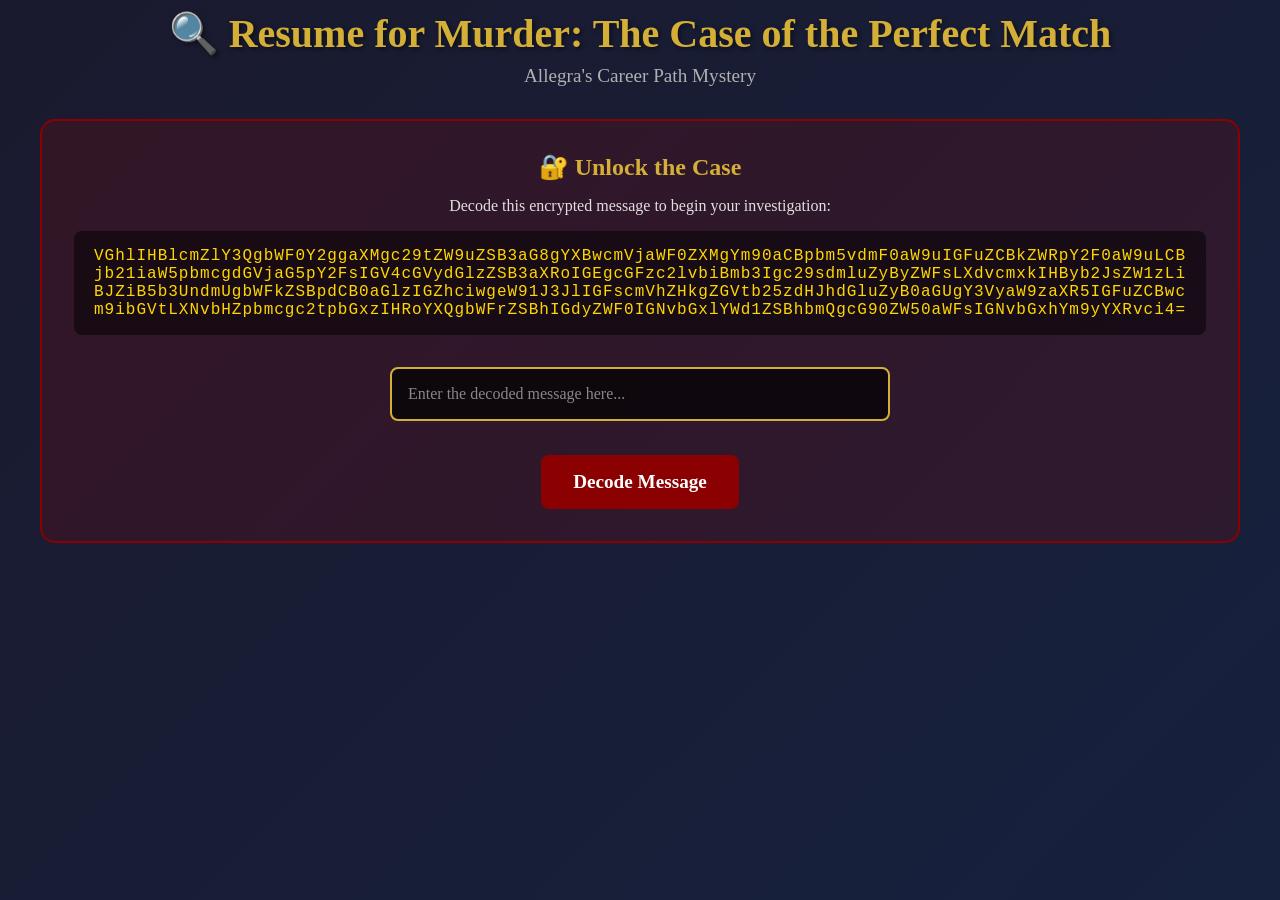
<file: clue/psst.html>
<!DOCTYPE html>
<html lang="en">
<head>
    <meta charset="UTF-8">
    <meta name="viewport" content="width=device-width, initial-scale=1.0">
    <title>Resume for Murder: The Case of the Perfect Match</title>
    <link href="https://cdnjs.cloudflare.com/ajax/libs/font-awesome/6.0.0/css/all.min.css" rel="stylesheet">
    <style>
        :root {
            --clue-green: #2d5016;
            --clue-mustard: #d4af37;
            --clue-red: #8b0000;
            --clue-blue: #1e3a8a;
            --clue-purple: #581c87;
            --clue-white: #f8f9fa;
            --board-bg: #8b4513;
            --hall-bg: #ffd700;
            --card-bg: #ffffff;
            --room-study: #8b4513;
            --room-hall: #d2691e;
            --room-lounge: #dc143c;
            --room-dining: #228b22;
            --room-kitchen: #ff8c00;
            --room-ballroom: #4169e1;
            --room-conservatory: #32cd32;
            --room-billiard: #9932cc;
            --room-library: #8b4513;
        }

        * {
            margin: 0;
            padding: 0;
            box-sizing: border-box;
        }

        body {
            font-family: 'Georgia', serif;
            background: linear-gradient(135deg, #1a1a2e 0%, #16213e 100%);
            color: #e0e0e0;
            min-height: 100vh;
            padding: 10px;
        }

        .container {
            max-width: 1200px;
            margin: 0 auto;
            text-align: center;
        }

        .title {
            font-size: clamp(1.8rem, 5vw, 2.5rem);
            color: var(--clue-mustard);
            margin-bottom: 0.5rem;
            text-shadow: 2px 2px 4px rgba(0,0,0,0.5);
        }

        .subtitle {
            font-size: clamp(1rem, 3vw, 1.2rem);
            margin-bottom: 1rem;
            color: #b0b0b0;
        }

        .game-section {
            background: rgba(255,255,255,0.1);
            border-radius: 15px;
            padding: 1.5rem;
            margin: 1rem 0;
            backdrop-filter: blur(10px);
            border: 1px solid rgba(255,255,255,0.2);
        }

        .section-title {
            font-size: 1.5rem;
            color: var(--clue-mustard);
            margin-bottom: 1rem;
            display: flex;
            align-items: center;
            justify-content: center;
            gap: 0.5rem;
        }

        .cards-grid {
            display: grid;
            grid-template-columns: repeat(auto-fit, minmax(250px, 1fr));
            gap: 1rem;
            margin-top: 1rem;
        }

        .card {
            background: var(--card-bg);
            color: #333;
            padding: 1.5rem;
            border-radius: 10px;
            cursor: pointer;
            transition: all 0.3s ease;
            border: 3px solid transparent;
            box-shadow: 0 4px 8px rgba(0,0,0,0.2);
        }

        .card:hover {
            transform: translateY(-5px);
            box-shadow: 0 8px 20px rgba(0,0,0,0.3);
        }

        .card.selected {
            border-color: var(--clue-green);
            background: linear-gradient(135deg, #e8f5e8 0%, #d4edda 100%);
            box-shadow: 0 0 20px rgba(45, 80, 22, 0.4);
        }

        .card-title {
            font-size: 1.2rem;
            font-weight: bold;
            margin-bottom: 0.5rem;
            color: var(--clue-red);
        }

        .card-role {
            font-size: 1rem;
            color: #555;
            margin-bottom: 0.3rem;
        }

        .card-detail {
            font-size: 0.9rem;
            color: #777;
            font-style: italic;
        }

        /* Clue Board Styles */
        .board-container {
            background: var(--board-bg);
            border-radius: 15px;
            padding: 1rem;
            margin: 1rem 0;
            box-shadow: 0 8px 20px rgba(0,0,0,0.4);
            position: relative;
            overflow: hidden;
        }

        .board-grid {
            display: grid;
            grid-template-columns: 1fr 80px 1fr 80px 1fr;
            grid-template-rows: 1fr 60px 1fr 60px 1fr;
            gap: 8px;
            max-width: 600px;
            margin: 0 auto;
            aspect-ratio: 1;
            min-height: 400px;
        }

        .room {
            border-radius: 12px;
            cursor: pointer;
            transition: all 0.3s ease;
            border: 3px solid transparent;
            display: flex;
            flex-direction: column;
            justify-content: center;
            align-items: center;
            text-align: center;
            padding: 0.5rem;
            font-weight: bold;
            color: white;
            text-shadow: 1px 1px 2px rgba(0,0,0,0.7);
            box-shadow: inset 0 2px 4px rgba(255,255,255,0.2), 0 4px 8px rgba(0,0,0,0.3);
        }

        .room:hover {
            transform: scale(1.05);
            box-shadow: inset 0 2px 4px rgba(255,255,255,0.3), 0 6px 12px rgba(0,0,0,0.4);
        }

        .room.selected {
            border-color: #ffd700;
            box-shadow: 0 0 20px rgba(255, 215, 0, 0.6), inset 0 2px 4px rgba(255,255,255,0.3);
            transform: scale(1.05);
        }

        .room-name {
            font-size: clamp(0.7rem, 2vw, 1rem);
            margin-bottom: 0.2rem;
            line-height: 1.2;
        }

        .room-detail {
            font-size: clamp(0.6rem, 1.5vw, 0.8rem);
            opacity: 0.9;
            font-weight: normal;
            line-height: 1.1;
        }

        .hall {
            background: var(--hall-bg);
            border-radius: 8px;
            display: flex;
            align-items: center;
            justify-content: center;
            font-size: 0.7rem;
            font-weight: bold;
            color: #8b4513;
            text-shadow: none;
            box-shadow: inset 0 1px 2px rgba(0,0,0,0.2);
        }

        /* Room-specific colors */
        .study { background: linear-gradient(135deg, #8b4513 0%, #a0522d 100%); }
        .hall-room { background: linear-gradient(135deg, #d2691e 0%, #ff8c00 100%); }
        .lounge { background: linear-gradient(135deg, #dc143c 0%, #ff6347 100%); }
        .dining { background: linear-gradient(135deg, #228b22 0%, #32cd32 100%); }
        .kitchen { background: linear-gradient(135deg, #ff8c00 0%, #ffa500 100%); }
        .ballroom { background: linear-gradient(135deg, #4169e1 0%, #6495ed 100%); }
        .conservatory { background: linear-gradient(135deg, #32cd32 0%, #98fb98 100%); }
        .billiard { background: linear-gradient(135deg, #9932cc 0%, #ba55d3 100%); }
        .library { background: linear-gradient(135deg, #8b4513 0%, #cd853f 100%); }

        .weapons-grid {
            display: grid;
            grid-template-columns: repeat(auto-fit, minmax(180px, 1fr));
            gap: 1rem;
            margin-top: 1rem;
        }

        .weapon-card {
            background: var(--card-bg);
            color: #333;
            padding: 1.2rem;
            border-radius: 10px;
            cursor: pointer;
            transition: all 0.3s ease;
            border: 3px solid transparent;
            box-shadow: 0 4px 8px rgba(0,0,0,0.2);
            text-align: center;
        }

        .weapon-card:hover {
            transform: translateY(-3px);
            box-shadow: 0 6px 15px rgba(0,0,0,0.3);
        }

        .weapon-card.selected {
            border-color: var(--clue-purple);
            background: linear-gradient(135deg, #f3e5f5 0%, #e1bee7 100%);
            box-shadow: 0 0 20px rgba(88, 28, 135, 0.4);
        }

        .weapon-name {
            font-size: 1.1rem;
            font-weight: bold;
            margin-bottom: 0.3rem;
            color: var(--clue-purple);
        }

        .weapon-detail {
            font-size: 0.9rem;
            color: #666;
        }

        .accusation-section {
            background: rgba(139, 0, 0, 0.2);
            border: 2px solid var(--clue-red);
            border-radius: 15px;
            padding: 2rem;
            margin: 2rem 0;
        }

        .accusation-btn {
            background: var(--clue-red);
            color: white;
            border: none;
            padding: 1rem 2rem;
            font-size: 1.2rem;
            border-radius: 8px;
            cursor: pointer;
            transition: all 0.3s ease;
            font-weight: bold;
            font-family: inherit;
        }

        .accusation-btn:hover {
            background: #a00000;
            transform: translateY(-2px);
        }

        .accusation-btn:disabled {
            background: #666;
            cursor: not-allowed;
            transform: none;
        }

        .result-box {
            background: rgba(45, 80, 22, 0.3);
            border: 2px solid var(--clue-green);
            padding: 2rem;
            border-radius: 15px;
            margin-top: 2rem;
            display: none;
        }

        .result-box.revealed {
            display: block;
            animation: slideIn 0.5s ease-in;
        }

        @keyframes slideIn {
            from { opacity: 0; transform: translateY(20px); }
            to { opacity: 1; transform: translateY(0); }
        }

        .cipher-section {
            background: rgba(139, 0, 0, 0.2);
            border: 2px solid var(--clue-red);
            border-radius: 15px;
            padding: 2rem;
            margin: 2rem 0;
        }

        .cipher-text {
            font-family: 'Courier New', monospace;
            font-size: 1rem;
            background: rgba(0,0,0,0.5);
            padding: 1rem;
            border-radius: 8px;
            margin: 1rem 0;
            letter-spacing: 1px;
            word-break: break-all;
            color: #ffd700;
        }

        .decode-input {
            width: 100%;
            max-width: 500px;
            padding: 1rem;
            font-size: 1rem;
            border: 2px solid var(--clue-mustard);
            border-radius: 8px;
            background: rgba(0,0,0,0.7);
            color: white;
            margin: 1rem 0;
            font-family: inherit;
        }

        .decode-input::placeholder {
            color: #888;
        }

        .unlock-success {
            background: rgba(45, 80, 22, 0.3);
            border: 2px solid var(--clue-green);
            padding: 1rem;
            border-radius: 8px;
            margin-top: 1rem;
            color: #90ee90;
            display: none;
        }

        .unlock-success.shown {
            display: block;
            animation: slideIn 0.5s ease-in;
        }

        .clue-cards-section {
            background: rgba(212, 175, 55, 0.2);
            border: 2px solid var(--clue-mustard);
            border-radius: 15px;
            padding: 2rem;
            margin: 2rem 0;
        }

        .clue-cards-grid {
            display: grid;
            grid-template-columns: repeat(auto-fit, minmax(200px, 1fr));
            gap: 1rem;
            margin-top: 1rem;
        }

        .clue-card {
            background: var(--clue-mustard);
            color: #333;
            padding: 1.5rem;
            border-radius: 12px;
            cursor: pointer;
            transition: all 0.3s ease;
            border: 3px solid transparent;
            box-shadow: 0 4px 8px rgba(0,0,0,0.2);
            text-align: center;
            min-height: 120px;
            display: flex;
            flex-direction: column;
            justify-content: center;
            align-items: center;
            position: relative;
            overflow: hidden;
        }

        .clue-card:hover {
            transform: translateY(-3px);
            box-shadow: 0 8px 20px rgba(0,0,0,0.3);
        }

        .clue-card.revealed {
            background: linear-gradient(135deg, #fff8e1 0%, #f3e5ab 100%);
            border-color: var(--clue-green);
            box-shadow: 0 0 20px rgba(212, 175, 55, 0.4);
        }

        .clue-card-back {
            display: flex;
            flex-direction: column;
            align-items: center;
            justify-content: center;
            gap: 0.5rem;
        }

        .clue-card-front {
            display: none;
            text-align: center;
        }

        .clue-card.revealed .clue-card-back {
            display: none;
        }

        .clue-card.revealed .clue-card-front {
            display: block;
        }

        .clue-number {
            font-size: 1.5rem;
            font-weight: bold;
            color: #573f2e;
        }

        .clue-label {
            font-size: 1rem;
            font-weight: bold;
            color: #573f2e;
            margin-bottom: 0.5rem;
        }

        .clue-text {
            font-size: 0.9rem;
            color: #555;
            line-height: 1.3;
        }

        .clue-type {
            font-size: 0.8rem;
            color: #777;
            font-style: italic;
            margin-top: 0.5rem;
        }

        .new-game-btn {
            background: var(--clue-mustard);
            color: #333;
            border: none;
            padding: 0.8rem 1.5rem;
            font-size: 1rem;
            border-radius: 8px;
            cursor: pointer;
            transition: all 0.3s ease;
            font-weight: bold;
            margin-top: 1rem;
        }

        .new-game-btn:hover {
            background: #b8941f;
            transform: translateY(-2px);
        }

        .hint-box {
            background: rgba(212, 175, 55, 0.2);
            border: 1px solid var(--clue-mustard);
            padding: 1rem;
            border-radius: 8px;
            margin: 1rem 0;
            font-size: 0.9rem;
            color: #ffd700;
        }

        /* Mobile Responsiveness */
        @media (max-width: 768px) {
            .cards-grid {
                grid-template-columns: 1fr;
            }
            
            .weapons-grid {
                grid-template-columns: repeat(2, 1fr);
            }
            
            .clue-cards-grid {
                grid-template-columns: 1fr;
            }
            
            .game-section {
                padding: 1rem;
            }
            
            .cipher-text {
                font-size: 0.9rem;
                letter-spacing: 0.5px;
            }

            .board-grid {
                grid-template-columns: 1fr 60px 1fr 60px 1fr;
                grid-template-rows: 1fr 40px 1fr 40px 1fr;
                gap: 6px;
                min-height: 350px;
            }

            .room {
                padding: 0.3rem;
            }

            .room-name {
                font-size: 0.7rem;
            }

            .room-detail {
                font-size: 0.6rem;
            }

            .hall {
                font-size: 0.6rem;
            }
        }

        @media (max-width: 480px) {
            .weapons-grid {
                grid-template-columns: 1fr;
            }

            .board-grid {
                grid-template-columns: 1fr 50px 1fr 50px 1fr;
                grid-template-rows: 1fr 35px 1fr 35px 1fr;
                gap: 4px;
                min-height: 300px;
            }

            .room {
                padding: 0.2rem;
            }

            .room-name {
                font-size: 0.65rem;
            }

            .room-detail {
                font-size: 0.55rem;
            }

            .hall {
                font-size: 0.55rem;
            }
        }
    </style>
</head>
<body>
    <div class="container">
        <h1 class="title">🔍 Resume for Murder: The Case of the Perfect Match</h1>
        <p class="subtitle">Allegra's Career Path Mystery</p>
        
        <div class="cipher-section" id="cipherSection">
            <h2 class="section-title">🔐 Unlock the Case</h2>
            <p>Decode this encrypted message to begin your investigation:</p>
            <div class="cipher-text" id="cipherText">
                [base64]
            </div>
            <input type="text" class="decode-input" id="decodeInput" placeholder="Enter the decoded message here...">
            <br><br>
            <button class="accusation-btn" onclick="checkCipher()">Decode Message</button>
        </div>

        <div class="game-content" id="gameContent" style="display: none;">
            <div class="hint-box">
                💡 <strong>How to Play:</strong> Select one suspect, one room, and one weapon, then make your accusation! Use the clue cards below for hints.
            </div>

            <div class="clue-cards-section">
                <h2 class="section-title">🔍 Investigation Clues</h2>
                <p>Click on each clue card to reveal hints about the solution:</p>
                <div class="clue-cards-grid">
                    <div class="clue-card" id="clueCard1" onclick="revealClue(1)">
                        <div class="clue-card-back">
                            <div class="clue-number">1</div>
                            <div class="clue-label">Suspect Clue</div>
                        </div>
                        <div class="clue-card-front">
                            <div class="clue-label">Suspect Hint</div>
                            <div class="clue-text" id="clueText1"></div>
                            <div class="clue-type">About the perpetrator</div>
                        </div>
                    </div>
                    <div class="clue-card" id="clueCard2" onclick="revealClue(2)">
                        <div class="clue-card-back">
                            <div class="clue-number">2</div>
                            <div class="clue-label">Room Clue</div>
                        </div>
                        <div class="clue-card-front">
                            <div class="clue-label">Location Hint</div>
                            <div class="clue-text" id="clueText2"></div>
                            <div class="clue-type">About the crime scene</div>
                        </div>
                    </div>
                    <div class="clue-card" id="clueCard3" onclick="revealClue(3)">
                        <div class="clue-card-back">
                            <div class="clue-number">3</div>
                            <div class="clue-label">Weapon Clue</div>
                        </div>
                        <div class="clue-card-front">
                            <div class="clue-label">Method Hint</div>
                            <div class="clue-text" id="clueText3"></div>
                            <div class="clue-type">About the murder weapon</div>
                        </div>
                    </div>
                </div>
            </div>

            <div class="game-section">
                <h2 class="section-title">🎭 The Suspects</h2>
                <div class="cards-grid" id="suspectsGrid"></div>
            </div>

            <div class="game-section">
                <h2 class="section-title">🏠 Ah The Clue Mansion...</h2>
                <div class="board-container">
                    <div class="board-grid" id="boardGrid"></div>
                </div>
            </div>

            <div class="game-section">
                <h2 class="section-title">🔧 The Weapons</h2>
                <div class="weapons-grid" id="weaponsGrid"></div>
            </div>

            <div class="accusation-section">
                <h2 class="section-title">⚖️ Make Your Accusation</h2>
                <p>I accuse <span id="selectedSuspect">______</span> of the crime in the <span id="selectedRoom">______</span> with the <span id="selectedWeapon">______</span>!</p>
                <br>
                <button class="accusation-btn" id="accusationBtn" onclick="makeAccusation()" disabled>
                    Make Accusation
                </button>
                
                <div class="result-box" id="resultBox"></div>
            </div>
        </div>
    </div>

<script>
const s=[{id:'scarlett',name:'Miss Scarlett',role:'Frontend Developer',detail:'Master of Angular & UI/UX'},{id:'mustard',name:'Colonel Mustard',role:'Backend Engineer',detail:'C# & .NET Core Expert'},{id:'white',name:'Mrs. White',role:'Data Scientist',detail:'Python & ML Specialist'},{id:'green',name:'Mr. Green',role:'DevOps Engineer',detail:'Azure & CI/CD Master'},{id:'peacock',name:'Mrs. Peacock',role:'AI Engineer',detail:'Deep Learning & IoT'},{id:'plum',name:'Professor Plum',role:'Solutions Architect',detail:'Full Stack & Integration'}],r=[{id:'study',name:'Study',detail:'BSc Computing'},{id:'hall',name:'Hall',detail:'AI/ML'},{id:'lounge',name:'Lounge',detail:'Collaboration'},{id:'dining',name:'Dining Room',detail:'Data Science'},{id:'kitchen',name:'Kitchen',detail:'Cooking Code'},{id:'ballroom',name:'Ballroom',detail:'Azure Cloud'},{id:'conservatory',name:'Conservatory',detail:'Wildlife AI'},{id:'billiard',name:'Billiard Room',detail:'Team Leadership'},{id:'library',name:'Library',detail:'Continuous Learning'}],w=[{id:'candlestick',name:'Candlestick',detail:'PyTorch & TensorFlow'},{id:'knife',name:'Knife',detail:'Azure ServiceBus'},{id:'pipe',name:'Lead Pipe',detail:'Apache Kafka'},{id:'rope',name:'Rope',detail:'Docker & Kubernetes'},{id:'wrench',name:'Wrench',detail:'SQL & Entity Framework'},{id:'revolver',name:'Revolver',detail:'Machine Learning & AI'}],b=[{type:'room',id:'study',name:'Study',detail:'BSc Computing',class:'study'},{type:'hall',text:''},{type:'room',id:'hall',name:'Hall',detail:'AI/ML',class:'hall-room'},{type:'hall',text:''},{type:'room',id:'lounge',name:'Lounge',detail:'Collaboration',class:'lounge'},{type:'hall',text:''},{type:'hall',text:''},{type:'hall',text:''},{type:'hall',text:''},{type:'hall',text:''},{type:'room',id:'library',name:'Library',detail:'Continuous Learning',class:'library'},{type:'hall',text:''},{type:'room',id:'billiard',name:'Billiard Room',detail:'Team Leadership',class:'billiard'},{type:'hall',text:''},{type:'room',id:'conservatory',name:'Conservatory',detail:'Wildlife AI',class:'conservatory'},{type:'hall',text:''},{type:'hall',text:''},{type:'hall',text:''},{type:'hall',text:''},{type:'hall',text:''},{type:'room',id:'dining',name:'Dining Room',detail:'Data Science',class:'dining'},{type:'hall',text:''},{type:'room',id:'kitchen',name:'Kitchen',detail:'Cooking Code',class:'kitchen'},{type:'hall',text:''},{type:'room',id:'ballroom',name:'Ballroom',detail:'Azure Cloud',class:'ballroom'}],c={suspects:{scarlett:["This person specializes in visual interfaces and user experience design","They work with modern JavaScript frameworks and design systems","Their expertise lies in creating intuitive and responsive web applications","They're skilled in both technical implementation and aesthetic design"],mustard:["This person works with server-side technologies and APIs","They're skilled in enterprise-level programming languages","Their expertise includes database design and backend architecture","They focus on performance optimization and scalable systems"],white:["This person works with statistical analysis and machine learning","They're skilled in data visualization and predictive modeling","Their expertise includes algorithm development and data mining","They focus on extracting insights from complex datasets"],green:["This person specializes in automation and infrastructure","They work with cloud platforms and deployment pipelines","Their expertise includes containerization and monitoring systems","They focus on reliability and scalable infrastructure"],peacock:["This person works with artificial intelligence and emerging tech","They're skilled in neural networks and deep learning frameworks","Their expertise includes IoT integration and smart systems","They focus on cutting-edge AI applications"],plum:["This person designs complex system architectures","They work with integration patterns and enterprise solutions","Their expertise includes full-stack development and system design","They focus on scalable and maintainable solutions"]},rooms:{study:["This location represents academic achievement and foundational knowledge","It's where theoretical concepts meet practical application","The environment encourages deep thinking and research","It's associated with formal education and structured learning"],hall:["This location represents artificial intelligence and machine learning","It's where cutting-edge technology meets innovation","The environment encourages experimentation with AI systems","It's associated with neural networks and deep learning"],lounge:["This location represents creativity and problem-solving collaboration","It's a place where ideas flow freely and teams come together","The atmosphere encourages open communication and brainstorming","It's designed for comfort and productive group interactions"],dining:["This location represents data analysis and information processing","It's where raw data is transformed into meaningful insights","The environment encourages systematic analysis and discovery","It's associated with statistical methods and data visualization"],kitchen:["This location represents creativity and experimental development","It's where ingredients (code) are mixed to create something new","The environment encourages innovation and rapid prototyping","It's associated with cooking up fresh solutions"],ballroom:["This location represents cloud computing and distributed systems","It's where scalable solutions dance across multiple servers","The environment encourages orchestration and automation","It's associated with Azure and enterprise-scale deployments"],conservatory:["This location represents wildlife AI and environmental technology","It's where nature meets artificial intelligence","The environment encourages sustainable and bio-inspired solutions","It's associated with conservation and ecological applications"],billiard:["This location represents team leadership and strategic thinking","It's where calculated moves lead to successful outcomes","The environment encourages planning and tactical execution","It's associated with managing teams and projects"],library:["This location represents continuous learning and knowledge sharing","It's where information is stored, organized, and accessed","The environment encourages research and skill development","It's associated with documentation and educational resources"]},weapons:{candlestick:["This tool involves deep learning and neural network frameworks","It's used for training complex AI models","The technology enables advanced pattern recognition","It's particularly valuable for computer vision and NLP"],knife:["This tool involves message processing and distributed systems","It's used for reliable communication between different services","The technology enables scalable and resilient application architectures","It's particularly valuable for handling high-volume data streams"],pipe:["This tool involves streaming data and event processing","It's used for real-time data pipeline management","The technology enables high-throughput message handling","It's particularly valuable for distributed system communication"],rope:["This tool involves containerization and orchestration","It's used for packaging and deploying applications","The technology enables scalable and portable deployments","It's particularly valuable for microservices architectures"],wrench:["This tool involves database management and ORM frameworks","It's used for data persistence and query optimization","The technology enables efficient data access patterns","It's particularly valuable for enterprise application development"],revolver:["This tool involves machine learning and artificial intelligence","It's used for predictive analytics and automation","The technology enables intelligent decision-making systems","It's particularly valuable for data-driven applications"]}};let sol={},ss=null,sr=null,sw=null,u=false,rc=new Set;function checkCipher(){const i=document.getElementById('decodeInput').value.trim(),e="The perfect match is someone who appreciates both innovation and dedication";if(i.toLowerCase().includes(e.toLowerCase())){const d=document.createElement('div');d.className='unlock-success shown';d.innerHTML=`<h3>🎉 Cipher Decoded Successfully!</h3><br><p>Excellent work! I like the cut of your jib!</p><br><p>The investigation can now begin...</p>`;document.getElementById('cipherSection').appendChild(d);setTimeout(()=>{document.getElementById('cipherSection').style.display='none';document.getElementById('gameContent').style.display='block';u=true;initGame()},2000);document.getElementById('decodeInput').style.border='2px solid var(--clue-green)';document.getElementById('decodeInput').disabled=true}else{alert('🔍 Not quite right...');document.getElementById('decodeInput').style.border='2px solid var(--clue-red)';setTimeout(()=>{document.getElementById('decodeInput').style.border='2px solid var(--clue-mustard)'},2000)}}function initGame(){if(!u)return;sol={suspect:s[Math.floor(Math.random()*s.length)],room:r[Math.floor(Math.random()*r.length)],weapon:w[Math.floor(Math.random()*w.length)]};console.log('🕵️ Detective Console Hints:');console.log(`🎭 The suspect is someone who works with: ${sol.suspect.detail}`);console.log(`🏠 The room represents: ${sol.room.detail}`);console.log(`🔧 The weapon involves: ${sol.weapon.detail}`);console.log('');ss=null;sr=null;sw=null;rc.clear();renderSuspects();renderBoard();renderWeapons();resetClueCards();updateAccusationText();updateAccusationButton();document.getElementById('resultBox').classList.remove('revealed')}function revealClue(n){if(rc.has(n))return;const cc=document.getElementById(`clueCard${n}`),ct=document.getElementById(`clueText${n}`);let cl;if(n===1){cl=c.suspects[sol.suspect.id]}else if(n===2){cl=c.rooms[sol.room.id]}else if(n===3){cl=c.weapons[sol.weapon.id]}const rt=cl[Math.floor(Math.random()*cl.length)];ct.textContent=rt;cc.classList.add('revealed');rc.add(n);setTimeout(()=>{cc.style.transform='scale(1.05)';setTimeout(()=>{cc.style.transform='scale(1)'},200)},100)}function resetClueCards(){for(let i=1;i<=3;i++){const cc=document.getElementById(`clueCard${i}`);cc.classList.remove('revealed');cc.style.transform='scale(1)'}}function renderSuspects(){const g=document.getElementById('suspectsGrid');g.innerHTML='';s.forEach(x=>{const ca=document.createElement('div');ca.className='card';ca.innerHTML=`<div class="card-title">${x.name}</div><div class="card-role">${x.role}</div><div class="card-detail">${x.detail}</div>`;ca.addEventListener('click',()=>selectSuspect(x));g.appendChild(ca)})}function renderBoard(){const g=document.getElementById('boardGrid');g.innerHTML='';b.forEach(x=>{const cd=document.createElement('div');if(x.type==='room'){cd.className=`room ${x.class}`;cd.innerHTML=`<div class="room-name">${x.name}</div><div class="room-detail">${x.detail}</div>`;cd.addEventListener('click',()=>selectRoom(r.find(y=>y.id===x.id)))}else if(x.type==='hall'){cd.className='hall';cd.textContent=x.text}g.appendChild(cd)})}function renderWeapons(){const g=document.getElementById('weaponsGrid');g.innerHTML='';w.forEach(x=>{const ca=document.createElement('div');ca.className='weapon-card';ca.innerHTML=`<div class="weapon-name">${x.name}</div><div class="weapon-detail">${x.detail}</div>`;ca.addEventListener('click',()=>selectWeapon(x));g.appendChild(ca)})}function selectSuspect(x){ss=x;document.querySelectorAll('.card').forEach(y=>y.classList.remove('selected'));event.target.closest('.card').classList.add('selected');updateAccusationText();updateAccusationButton()}function selectRoom(x){sr=x;document.querySelectorAll('.room').forEach(y=>y.classList.remove('selected'));event.target.closest('.room').classList.add('selected');updateAccusationText();updateAccusationButton()}function selectWeapon(x){sw=x;document.querySelectorAll('.weapon-card').forEach(y=>y.classList.remove('selected'));event.target.closest('.weapon-card').classList.add('selected');updateAccusationText();updateAccusationButton()}function updateAccusationText(){document.getElementById('selectedSuspect').textContent=ss?ss.name:'______';document.getElementById('selectedRoom').textContent=sr?sr.name:'______';document.getElementById('selectedWeapon').textContent=sw?sw.name:'______'}function updateAccusationButton(){document.getElementById('accusationBtn').disabled=!(ss&&sr&&sw)}function makeAccusation(){const ic=ss.id===sol.suspect.id&&sr.id===sol.room.id&&sw.id===sol.weapon.id,rb=document.getElementById('resultBox');if(ic){rb.innerHTML=`<h3>🎉 Congratulations! Case Solved!</h3><br><p><strong>You got it right!</strong></p><br><p><strong>${sol.suspect.name}</strong> committed the crime in the <strong>${sol.room.name}</strong> with the <strong>${sol.weapon.name}</strong>!</p><br><p>By solving this puzzle, you've demonstrated exactly the kind of analytical thinking and attention to detail that makes for an excellent colleague.</p><br><p><strong>But let's be honest, the real prize was the problem-solving skills you showed along the way...</strong></p> <br><p><strong> Now that we have this connection, why not connect on </strong></p><a href="https://www.linkedin.com/in/allegrabourne/" target="_blank" style="display: inline-block; margin-top: 1rem; padding: 1rem 2rem; background: #0077b5; color: white; text-decoration: none; border-radius: 8px;">LinkedIn</a>`;createConfetti()}else{rb.innerHTML=`<h3>🕵️ Not Quite Right...</h3><p>Your accusation was incorrect.</p><p>Check the console for hints and try again!</p><button class="new-game-btn" onclick="initGame()">New Game</button>`}rb.classList.add('revealed')}function createConfetti(){for(let i=0;i<50;i++){setTimeout(()=>{const co=document.createElement('div');co.style.cssText=`position:fixed;left:${Math.random()*100}vw;top:-10px;width:10px;height:10px;background:${['#667eea','#764ba2','#d4af37','#2d5016'][Math.floor(Math.random()*4)]};pointer-events:none;z-index:9999;border-radius:50%`;document.body.appendChild(co);co.animate([{transform:'translateY(0) rotate(0deg)',opacity:1},{transform:'translateY(100vh) rotate(360deg)',opacity:0}],{duration:Math.random()*3000+2000,easing:'cubic-bezier(0.25, 0.46, 0.45, 0.94)'}).onfinish=()=>co.remove()},i*50)}}document.addEventListener('DOMContentLoaded',function(){console.log('🔐 Welcome to Resume for Murder! Dun dun duuuuuun...');console.log('💡 Hint: Try decoding the message to unlock the game...');console.log('🛠️ You can use atob() in this console or other means to decode.')});
</script></body>
</html>
</file>
<file: styles.css>
:root {
    /* Light theme colors */
    --light-bg: #ffffff;
    --light-text: #333333;
    --light-text-secondary: #666666;
    --light-card-bg: #ffffff;
    --light-section-bg: #f8f9fa;
    --light-border: #e9ecef;
    --light-shadow: rgba(0, 0, 0, 0.1);
    --light-shadow-hover: rgba(0, 0, 0, 0.15);
    --light-skill-bg: #f8f9fa;
    --light-skill-text: #666666;
    --light-tech-bg: #e9ecef;
    --light-tech-text: #495057;
    
    /* Dark theme colors */
    --dark-bg: #1a1a1a;
    --dark-text: #e0e0e0;
    --dark-text-secondary: #a0a0a0;
    --dark-card-bg: #2d2d2d;
    --dark-section-bg: #242424;
    --dark-border: #404040;
    --dark-shadow: rgba(0, 0, 0, 0.3);
    --dark-shadow-hover: rgba(0, 0, 0, 0.5);
    --dark-skill-bg: #333333;
    --dark-skill-text: #b0b0b0;
    --dark-tech-bg: #404040;
    --dark-tech-text: #d0d0d0;
    
    /* Gradient colors (remain the same) */
    --primary-gradient: linear-gradient(135deg, #667eea 0%, #764ba2 100%);
    --primary-color: #667eea;
    --primary-hover: #5a6fd8;
}

    /* Default to light theme */
    :root {
        --bg-color: var(--light-bg);
        --text-color: var(--light-text);
        --text-secondary: var(--light-text-secondary);
        --card-bg: var(--light-card-bg);
        --section-bg: var(--light-section-bg);
        --border-color: var(--light-border);
        --shadow-color: var(--light-shadow);
        --shadow-hover: var(--light-shadow-hover);
        --skill-bg: var(--light-skill-bg);
        --skill-text: var(--light-skill-text);
        --tech-bg: var(--light-tech-bg);
        --tech-text: var(--light-tech-text);
    }
    
    /* Auto dark mode based on system preference */
    @media (prefers-color-scheme: dark) {
        :root {
            --bg-color: var(--dark-bg);
            --text-color: var(--dark-text);
            --text-secondary: var(--dark-text-secondary);
            --card-bg: var(--dark-card-bg);
            --section-bg: var(--dark-section-bg);
            --border-color: var(--dark-border);
            --shadow-color: var(--dark-shadow);
            --shadow-hover: var(--dark-shadow-hover);
            --skill-bg: var(--dark-skill-bg);
            --skill-text: var(--dark-skill-text);
            --tech-bg: var(--dark-tech-bg);
            --tech-text: var(--dark-tech-text);
        }
    }
    
    /* Light theme */
    [data-theme="light"] {
        --bg-color: var(--light-bg);
        --text-color: var(--light-text);
        --text-secondary: var(--light-text-secondary);
        --card-bg: var(--light-card-bg);
        --section-bg: var(--light-section-bg);
        --border-color: var(--light-border);
        --shadow-color: var(--light-shadow);
        --shadow-hover: var(--light-shadow-hover);
        --skill-bg: var(--light-skill-bg);
        --skill-text: var(--light-skill-text);
        --tech-bg: var(--light-tech-bg);
        --tech-text: var(--light-tech-text);
    }
    
    * {
        margin: 0;
        padding: 0;
        box-sizing: border-box;
    }
    
    body {
        font-family: 'Segoe UI', Tahoma, Geneva, Verdana, sans-serif;
        line-height: 1.6;
        color: var(--text-color);
        background: var(--primary-gradient);
        min-height: 100vh;
        transition: all 0.3s ease;
    }
    
    .container {
        max-width: 1200px;
        margin: 0 auto;
        padding: 0 20px;
    }
    
    /* Theme Toggle Button */
    .theme-toggle {
        position: fixed;
        top: 20px;
        right: 20px;
        z-index: 1001;
        background: var(--card-bg);
        border: 2px solid var(--border-color);
        border-radius: 50%;
        width: 50px;
        height: 50px;
        display: flex;
        align-items: center;
        justify-content: center;
        cursor: pointer;
        transition: all 0.3s ease;
        box-shadow: 0 2px 10px var(--shadow-color);
    }
    
    .theme-toggle:hover {
        transform: scale(1.1);
        box-shadow: 0 4px 20px var(--shadow-hover);
    }
    
    .theme-toggle i {
        font-size: 1.2rem;
        color: var(--text-color);
        transition: all 0.3s ease;
    }
    
    /* Header */
    header {
        background: var(--card-bg);
        backdrop-filter: blur(10px);
        box-shadow: 0 2px 20px var(--shadow-color);
        position: fixed;
        width: 100%;
        top: 0;
        z-index: 1000;
        transition: all 0.3s ease;
        border-bottom: 1px solid var(--border-color);
    }
    
    nav {
        display: flex;
        justify-content: flex-start;
        align-items: center;
        gap: 1.25rem;
        padding: 1rem 0;
    }
    
    .logo {
        font-size: 1.5rem;
        font-weight: bold;
        color: var(--primary-color);
        margin-right: auto;
        white-space: nowrap;
    }
    
    .nav-links {
        display: flex;
        list-style: none;
        gap: 2rem;
    }
    
    .nav-links a {
        text-decoration: none;
        color: var(--text-color);
        font-weight: 500;
        transition: color 0.3s ease;
    }
    
    .nav-links a:hover {
        color: var(--primary-color);
    }


    .mobile-nav-toggle {
        display: none;
        align-items: center;
        justify-content: center;
        width: 50px;
        height: 50px;
        border: 0;
        border-radius: 0;
        background: transparent;
        color: var(--text-color);
        cursor: pointer;
        box-shadow: none;
        transition: color 0.3s ease, opacity 0.2s ease;
        position: relative;
        z-index: 1002;
        -webkit-tap-highlight-color: transparent;
    }

    .mobile-nav-toggle i {
        pointer-events: none;
        font-size: 1.35rem;
    }

    .mobile-nav-toggle:hover {
        color: var(--primary-color);
    }

    .mobile-nav-toggle.menu-open {
        opacity: 90;
        pointer-events: none;
    }

    .mobile-menu {
        display: none;
    }

    .mobile-nav-close {
        align-self: flex-end;
        width: 38px;
        height: 38px;
        display: inline-flex;
        align-items: center;
        justify-content: center;
        border: 0;
        border-radius: 8px;
        background: transparent;
        color: var(--text-color);
        cursor: pointer;
        font-size: 1.05rem;
        margin-bottom: 0.15rem;
        -webkit-tap-highlight-color: transparent;
    }

    .mobile-nav-close:hover {
        background: var(--section-bg);
        color: var(--primary-color);
    }

    .mobile-menu a {
        width: 100%;
        display: flex;
        align-items: center;
        justify-content: space-between;
        gap: 0.75rem;
        padding: 0.8rem 0.9rem;
        color: var(--text-color);
        text-decoration: none;
        background: transparent;
        border: 0;
        border-radius: 10px;
        font: inherit;
        font-weight: 500;
        cursor: pointer;
        text-align: left;
    }

    .mobile-menu a:hover {
        background: var(--section-bg);
        color: var(--primary-color);
    }
    
    /* Hero Section */
    .hero {
        position: relative;
        overflow: hidden;
        padding: clamp(5rem, 10vw, 5rem) 0 clamp(5rem, 8vw, 7rem);
        color: white;
        background:
            radial-gradient(circle at 18% 22%, rgba(255, 255, 255, 0.08), transparent 24%),
            radial-gradient(circle at 82% 18%, rgba(118, 75, 162, 0.18), transparent 28%),
            radial-gradient(circle at 50% 90%, rgba(102, 126, 234, 0.22), transparent 32%),
            linear-gradient(135deg, #242746 0%, #433c73 48%, #6876d9 100%);
    }

    .hero::before {
        content: '';
        position: absolute;
        inset: 0;
        opacity: 0.14;
        background-image:
            linear-gradient(rgba(255, 255, 255, 0.08) 1px, transparent 1px),
            linear-gradient(90deg, rgba(255, 255, 255, 0.08) 1px, transparent 1px);
        background-size: 42px 42px;
        pointer-events: none;
    }

    .hero-content {
        position: relative;
        z-index: 1;
        max-width: 1280px;
        margin: 0 auto;
        display: grid;
        grid-template-columns: minmax(320px, 1.1fr) minmax(320px, 0.9fr);
        gap: clamp(2.5rem, 5vw, 5rem);
        min-width: 0;
    }

    .hero-main {
        max-width: 760px;
        min-width: 0;
    }

    .hero-eyebrow {
        margin: 0 0 1rem;
        color: rgba(113 129 227);
        font-size: 0.92rem;
        font-weight: 800;
        letter-spacing: 0.14em;
        text-transform: uppercase;
    }

    .hero h1 {
        margin: 5rem 0 1.5rem;
        font-size: clamp(2rem, 5vw, 5rem);
        line-height: 0.98;
        font-weight: 850;
        color: #ffffff;
        letter-spacing: -0.055em;
        text-shadow: 2px 2px 10px rgba(0, 0, 0, 0.34);
    }

    .hero p {
        margin: 3rem 0 2rem;
        line-height: 1.5;
    }

    .hero-role {
        max-width: 43rem;
        font-size: clamp(1.08rem, 2vw, 1.28rem);
        font-weight: 700;
        color: rgba(255, 255, 255, 0.95);
        white-space: normal !important;
    }

    .hero-tagline {
        max-width: 44rem;
        color: rgba(255, 255, 255, 0.82);
        white-space: normal !important;
    }

    .hero-actions {
        display: flex;
        flex-wrap: wrap;
        gap: 0.9rem;
        align-items: center;
        margin-top: 3rem;
    }

    .hero-service-link {
        display: inline-flex;
        align-items: center;
        gap: 0.6rem;
        padding: 0.82rem 1.4rem;
        border-radius: 999px;
        color: rgba(255, 255, 255, 0.94);
        text-decoration: none;
        font-weight: 700;
        font-size: 0.98rem;
        background: rgba(255, 255, 255, 0.10);
        border: 1px solid rgba(255, 255, 255, 0.20);
        box-shadow: 0 12px 28px rgba(0, 0, 0, 0.18);
        backdrop-filter: blur(10px);
        transition: all 0.25s ease;
    }

    .hero-service-link:hover {
        transform: translateY(-2px);
        background: rgba(255, 255, 255, 0.15);
        border-color: rgba(255, 255, 255, 0.30);
        color: #ffffff;
    }

    .hero-service-link i {
        font-size: 0.9rem;
        opacity: 0.9;
    }

    /* Hero profile card */
    .hero-profile-card {
        width: min(100%, 420px);
        justify-self: end;
        padding: 1.35rem;
        border-radius: 28px;
        background: rgba(255, 255, 255, 0.09);
        border: 1px solid rgba(255, 255, 255, 0.16);
        box-shadow: 0 28px 70px rgba(0, 0, 0, 0.22);
        backdrop-filter: blur(18px);
    }

    .hero-profile-header {
        display: flex;
        align-items: center;
        gap: 1rem;
        padding-bottom: 1.35rem;
        margin-bottom: 1.25rem;
        border-bottom: 1px solid rgba(255, 255, 255, 0.14);
    }

    .hero-profile-header-centered {
        justify-content: center;
    }

    .hero-profile-img {
        width: 250px;
        height: 250px;
        border-radius: 36px;
        object-fit: cover;
        border: 3px solid rgba(255, 255, 255, 0.24);
        box-shadow: 0 18px 38px rgba(0, 0, 0, 0.28);
    }

    .hero-focus-list {
        display: grid;
        gap: 0.65rem;
    }

    .hero-focus-item {
        display: grid;
        grid-template-columns: 2rem 1fr;
        gap: 0.75rem;
        align-items: start;
        padding: 0.7rem 0;
        border-bottom: 1px solid rgba(255, 255, 255, 0.11);
    }

    .hero-focus-item span {
        color: rgba(255, 255, 255, 0.45);
        font-size: 0.8rem;
        font-weight: 800;
    }

    .hero-focus-item p {
        margin: 0;
        color: rgba(255, 255, 255, 0.88);
        font-size: 0.95rem;
        line-height: 1.42;
    }

    .hero-proof-strip {
        display: grid;
        grid-template-columns: 1fr 1fr;
        gap: 0.75rem;
        margin-top: 1.1rem;
    }

    .hero-proof-strip div {
        padding: 0.9rem;
        border-radius: 18px;
        background: rgba(255, 255, 255, 0.08);
        border: 1px solid rgba(255, 255, 255, 0.12);
    }

    .hero-proof-strip strong,
    .hero-proof-strip span {
        display: block;
    }

    .hero-proof-strip strong {
        color: #ffffff;
        font-size: 1rem;
        margin-bottom: 0.2rem;
    }

    .hero-proof-strip span {
        color: rgba(255, 255, 255, 0.68);
        font-size: 0.84rem;
        line-height: 1.35;
    }

    /* Hero responsive layout */
    @media (max-width: 1180px) {
        .hero-content {
            grid-template-columns: 1fr;
            gap: 2.5rem;
        }

        .hero-main {
            width: min(100%, 820px);
            max-width: 820px;
            margin-left: auto;
            margin-right: auto;
            text-align: center;
            padding-left: 1rem;
            padding-right: 1rem;
        }

        .hero p {
            margin-left: auto;
            margin-right: auto;
        }

        .hero-actions {
            justify-content: center;
        }

        .hero-profile-card {
            justify-self: center;
        }
    }

    @media (max-width: 760px) {
        .hero {
            padding: 3.5rem 0 3.5rem;
            overflow-x: hidden;
        }

        .hero-content {
            width: 100%;
            max-width: 100%;
            gap: 1.75rem;
        }

        .hero-main {
            width: min(100%, calc(100vw - 2rem));
            max-width: calc(100vw - 2rem);
            margin-left: auto;
            margin-right: auto;
            padding-left: 1rem;
            padding-right: 1rem;
            text-align: center;
        }

        .hero h1 {
            font-size: clamp(2.65rem, 11vw, 4rem);
            line-height: 1.02;
        }

        .hero p {
            margin-left: auto;
            margin-right: auto;
        }

        .hero-role,
        .hero-tagline {
            max-width: 100%;
            white-space: normal !important;
        }

        .hero-actions {
            flex-direction: column;
            align-items: stretch;
        }

        .hero-service-link {
            justify-content: center;
            font-size: 0.92rem;
            padding: 0.75rem 1.2rem;
        }

        .hero-profile-card {
            width: min(100%, calc(100vw - 2rem));
            padding: 0;
            border: 0;
            border-radius: 0;
            background: transparent;
            box-shadow: none;
            backdrop-filter: none;
        }

        .hero-profile-header {
            padding-bottom: 0;
            margin-bottom: 1.1rem;
            border-bottom: 0;
        }

        .hero-profile-img {
            width: 200px;
            height: 200px;
            border-radius: 32px;
        }

        .hero-focus-list {
            display: none;
        }

        .hero-proof-strip {
            display: none;
        }
    }
    
    /* Main Content */
    main {
        background: var(--bg-color);
        margin-top: -50px;
        border-radius: 20px 20px 0 0;
        position: relative;
        z-index: 1;
        transition: background 0.3s ease;
    }
    
    .section {
        padding: 80px 0;
    }
    
    .section:nth-child(even) {
        background: var(--section-bg);
    }
    
    .section h2 {
        text-align: center;
        font-size: 2.5rem;
        margin-bottom: 3rem;
        color: var(--text-color);
        position: relative;
    }
    
    .section h2::after {
        content: '';
        position: absolute;
        bottom: -10px;
        left: 50%;
        transform: translateX(-50%);
        width: 80px;
        height: 3px;
        background: var(--primary-gradient);
    }
    
    /* About Section */
    .about-content {
        display: grid;
        grid-template-columns: 1fr 1fr;
        gap: 3rem;
        align-items: center;
    }
    
    .about-text {
        font-size: 1.1rem;
        line-height: 1.8;
        color: var(--text-secondary);
    }
    
    .skills-grid {
        display: grid;
        grid-template-columns: repeat(auto-fit, minmax(200px, 1fr));
        gap: 1rem;
    }
    
    .skill-category {
        background: var(--skill-bg);
        padding: 1.5rem;
        border-radius: 10px;
        border-left: 4px solid var(--primary-color);
        transition: background 0.3s ease;
    }
    
    .skill-category h3 {
        margin-bottom: 1rem;
        color: var(--primary-color);
    }
    
    .skill-category ul {
        list-style: none;
    }
    
    .skill-category li {
        padding: 0.3rem 0;
        color: var(--skill-text);
    }
    
    /* Certifications Section */
    .certifications-grid {
        display: flex;
        flex-wrap: wrap;
        gap: 2rem;
        justify-content: center;
    }
    
    .certifications-grid .certification-card {
        flex: 0 1 400px;
        max-width: 500px;
    }
    
    .certification-card {
        background: var(--card-bg);
        border-radius: 15px;
        padding: 2rem;
        box-shadow: 0 10px 30px var(--shadow-color);
        transition: all 0.3s ease;
        border: 1px solid var(--border-color);
        position: relative;
        overflow: hidden;
    }
    
    .certification-card::before {
        content: '';
        position: absolute;
        top: 0;
        left: 0;
        right: 0;
        height: 4px;
        background: var(--primary-gradient);
    }
    
    .certification-card:hover {
        transform: translateY(-5px);
        box-shadow: 0 20px 40px var(--shadow-hover);
    }
    
    .certification-icon {
        width: 60px;
        height: 60px;
        background: var(--primary-gradient);
        border-radius: 50%;
        display: flex;
        align-items: center;
        justify-content: center;
        margin-bottom: 1.5rem;
        color: white;
        font-size: 1.5rem;
    }
    
    .certification-title {
        font-size: 1.3rem;
        font-weight: bold;
        color: var(--text-color);
        margin-bottom: 0.5rem;
    }
    
    .certification-issuer {
        color: var(--primary-color);
        font-weight: 500;
        margin-bottom: 1rem;
    }
    
    .certification-description {
        color: var(--text-secondary);
        line-height: 1.6;
        margin-bottom: 1.5rem;
    }
    
    .certification-skills {
        display: flex;
        flex-wrap: wrap;
        gap: 0.5rem;
        margin-bottom: 1.5rem;
    }
    
    .skill-badge {
        background: var(--tech-bg);
        padding: 0.3rem 0.8rem;
        border-radius: 20px;
        font-size: 0.9rem;
        color: var(--tech-text);
        transition: background 0.3s ease;
    }
    
    .certification-link {
        display: inline-block;
        padding: 0.5rem 1rem;
        background: var(--primary-color);
        color: white;
        text-decoration: none;
        border-radius: 5px;
        transition: background 0.3s ease;
    }
    
    .certification-link:hover {
        background: var(--primary-hover);
    }
    
    /* Projects Section */
    .projects-grid {
        display: flex;
        flex-wrap: wrap;
        gap: 2rem;
        justify-content: center;
    }
    
    .projects-grid .project-card {
        flex: 0 1 350px;
        max-width: 450px;
    }
    
    .project-card {
        background: var(--card-bg);
        border-radius: 15px;
        overflow: hidden;
        box-shadow: 0 10px 30px var(--shadow-color);
        transition: all 0.3s ease;
        border: 1px solid var(--border-color);
    }
    
    .project-card:hover {
        transform: translateY(-5px);
        box-shadow: 0 20px 40px var(--shadow-hover);
    }
    
    .project-header {
        padding: 1.5rem;
        background: var(--primary-gradient);
        color: white;
    }
    
    .project-header h3 {
        font-size: 1.3rem;
        margin-bottom: 0.5rem;
    }
    
    .project-content {
        padding: 1.5rem;
    }
    
    .project-description {
        margin-bottom: 1.5rem;
        color: var(--text-secondary);
    }
    
    .tech-stack {
        display: flex;
        flex-wrap: wrap;
        gap: 0.5rem;
        margin-bottom: 1.5rem;
    }
    
    .tech-tag {
        background: var(--tech-bg);
        padding: 0.3rem 0.8rem;
        border-radius: 20px;
        font-size: 0.9rem;
        color: var(--tech-text);
        transition: background 0.3s ease;
    }
    
    .project-links {
        display: flex;
        gap: 1rem;
    }
    
    .project-links a {
        padding: 0.5rem 1rem;
        background: var(--primary-color);
        color: white;
        text-decoration: none;
        border-radius: 5px;
        transition: background 0.3s ease;
    }
    
    .project-links a:hover {
        background: var(--primary-hover);
    }
    
    /* Experience Section */
    .experience-timeline {
        position: relative;
        display: grid;
        grid-template-columns: 90px 2px 1fr;
        /* Line spans full height via the pseudo-element on the wrapper */
    }

    /* Full-height line sits behind everything */
    .experience-timeline::before {
        content: '';
        position: absolute;
        left: 90px;
        top: 0;
        bottom: 0;
        width: 2px;
        background: var(--primary-gradient);
        z-index: 0;
    }

    /* Hide the separate line element — line is now on the wrapper */
    .experience-timeline-line {
        display: none;
    }

    .tl-role {
        display: contents;
    }

    .tl-dates {
        grid-column: 1;
        display: flex;
        flex-direction: column;
        align-items: flex-end;
        padding-right: 1rem;
        position: relative;
        z-index: 1;
    }

    /* End date at top (leaving date = top of card) */
    .tl-date-end {
        font-size: 0.68rem;
        color: var(--text-secondary);
        white-space: nowrap;
        line-height: 1.2;
        padding-top: 1.5rem;
        text-align: right;
    }

    .tl-present {
        display: block;
        font-size: 0.62rem;
        opacity: 0.9;
        margin-top: 0.15rem;
    }

    /* Start date at bottom */
    .tl-date-start {
        font-size: 0.68rem;
        font-weight: 600;
        color: var(--primary-color);
        white-space: nowrap;
        line-height: 1.2;
        margin-top: auto;
        padding-bottom: 1.5rem;
        text-align: right;
    }

    /* Tick marks on the line */
    .tl-dates::before,
    .tl-dates::after {
        content: '';
        position: absolute;
        right: -0.35rem;
        width: 8px;
        height: 2px;
        background: var(--primary-color);
        z-index: 2;
    }

    .tl-dates::before {
        top: 1.6rem;
    }

    .tl-dates::after {
        bottom: 1.6rem;
    }

    /* Subtle experience timeline hover */
    .experience-item:hover {
        transform: translateY(-3px);
        border-color: rgba(102, 126, 234, 0.55);
        box-shadow: 0 12px 28px var(--shadow-hover);
    }

    /* Highlight the date block immediately before the hovered card */
    .tl-dates:has(+ .experience-item:hover) .tl-date-end,
    .tl-dates:has(+ .experience-item:hover) .tl-date-start {
        color: var(--primary-color);
        opacity: 1;
        transform: translateX(-3px);
    }

    /* Highlight the tick marks for the active role */
    .tl-dates:has(+ .experience-item:hover)::before,
    .tl-dates:has(+ .experience-item:hover)::after {
        width: 14px;
        background: var(--primary-color);
        box-shadow: 0 0 12px rgba(102, 126, 234, 0.45);
    }

    .tl-dates,
    .tl-date-end,
    .tl-date-start,
    .tl-dates::before,
    .tl-dates::after {
        transition: all 0.25s ease;
    }

    .experience-item {
        grid-column: 3;
        position: relative;
        margin-bottom: 1.5rem;
        margin-left: 1.25rem;
        background: var(--card-bg);
        padding: 1.5rem;
        border-radius: 10px;
        box-shadow: 0 5px 15px var(--shadow-color);
        border: 1px solid var(--border-color);
        transition: all 0.3s ease;
        z-index: 2;
        isolation: isolate;
    }

    .experience-item::before {
        display: none;
    }

    .experience-header {
        display: flex;
        justify-content: space-between;
        align-items: flex-start;
        margin-bottom: 1rem;
    }

    .experience-title {
        font-size: 1.2rem;
        font-weight: bold;
        color: var(--text-color);
    }

    .experience-company {
        color: var(--primary-color);
        font-weight: 500;
    }

    .experience-date {
        display: none;
    }

    /* Month/year stacking within date labels */
    .tl-month,
    .tl-year {
        display: inline;
    }

    /* Mobile: stack month above year */
    @media (max-width: 600px) {
        .experience-timeline {
            grid-template-columns: 52px 2px 1fr;
        }

        .tl-month,
        .tl-year {
            display: block;
            line-height: 1.4;
        }

        .tl-date-end,
        .tl-date-start {
            font-size: 0.58rem;
        }

        .tl-dates {
            padding-right: 0.6rem;
        }

        .experience-item {
            padding: 1rem;
            margin-left: 0.75rem;
            z-index: 2;
            isolation: isolate;
        }

        .experience-title {
            font-size: 1rem;
        }
    }

    /* Portrait mobile: drop the timeline chrome entirely, stack cards cleanly */
    @media (max-width: 480px) {
        /* Single column — no side dates, no vertical line */
        .experience-timeline {
            display: block;
        }

        /* Hide the vertical line */
        .experience-timeline::before {
            content: none;
            width: 0;
            background: transparent;
        }

        /* Hide date column */
        .tl-dates {
            display: none;
        }

        /* Cards go full width */
        .experience-item {
            margin-left: 0;
            margin-bottom: 1.25rem;
            padding: 1rem;
        }

        /* Show a small date range at the top of each card via data attribute */
        .experience-item[data-dates]::after {
            content: attr(data-dates);
            display: block;
            font-size: 0.72rem;
            color: var(--primary-color);
            font-weight: 600;
            margin-bottom: 0.6rem;
            letter-spacing: 0.02em;
        }
    }
    
    .experience-description {
        color: var(--text-secondary);
        line-height: 1.6;
    }

    .experience-description ul li {
        color: var(--text-secondary);
        padding-left: 0.25rem;
    }

    .experience-description ul li strong {
        color: var(--text-secondary);
        font-weight: 600;
    }

    .experience-description p {
        color: var(--text-secondary);
    }

    /* Collapsible experience details */
    .details-toggle {
        display: inline-flex;
        align-items: center;
        gap: 0.4rem;
        margin-top: 0.6rem;
        padding: 0.3rem 0.85rem 0.3rem 0.6rem;
        background: var(--tech-bg);
        border: 1px solid var(--border-color);
        border-radius: 20px;
        cursor: pointer;
        font-size: 0.82rem;
        font-family: inherit;
        color: var(--text-secondary);
        transition: background 0.2s, color 0.2s, border-color 0.2s;
        user-select: none;
    }
    .details-toggle:hover {
        background: var(--primary-color);
        color: #fff;
        border-color: var(--primary-color);
    }
    .details-toggle .toggle-icon {
        font-size: 0.75rem;
        transition: transform 0.25s ease;
        display: inline-block;
    }
    .details-toggle.open .toggle-icon {
        transform: rotate(90deg);
    }
    .details-toggle .toggle-label-show { display: inline; }
    .details-toggle .toggle-label-hide { display: none; }
    .details-toggle.open .toggle-label-show { display: none; }
    .details-toggle.open .toggle-label-hide { display: inline; }
    .collapsible-list {
        overflow: hidden;
        max-height: 0;
        transition: max-height 0.35s ease, opacity 0.3s ease;
        opacity: 0;
    }
    .collapsible-list.open {
        max-height: 1200px;
        opacity: 1;
    }
    
    /* Contact Section */
    .contact-content {
        text-align: center;
        max-width: 640px;
        margin: 0 auto;
    }

    .contact-content p {
        font-size: 1.1rem;
        margin-bottom: 2rem;
        color: var(--text-secondary);
    }

    /* Contact form */
    .contact-form {
        max-width: 540px;
        margin: 0 auto 2rem;
        text-align: left;
    }

    .form-group {
        margin-bottom: 1rem;
    }

    .contact-form label {
        display: block;
        margin-bottom: 0.35rem;
        font-weight: 600;
        color: var(--text-color);
    }

    .contact-form input,
    .contact-form textarea {
        width: 100%;
        padding: 0.85rem 1rem;
        border: 1px solid var(--border-color);
        border-radius: 10px;
        background: var(--card-bg);
        color: var(--text-color);
        font: inherit;
        box-shadow: 0 3px 10px var(--shadow-color);
    }

    .contact-form input::placeholder,
    .contact-form textarea::placeholder {
        color: var(--text-secondary);
        opacity: 0.7;
    }

    .contact-form input:focus,
    .contact-form textarea:focus {
        outline: none;
        border-color: var(--primary-color);
        box-shadow: 0 0 0 3px rgba(102, 126, 234, 0.18);
    }

    .contact-form textarea {
        resize: vertical;
        min-height: 140px;
    }

    .contact-submit {
        display: inline-flex;
        align-items: center;
        justify-content: center;
        gap: 0.5rem;
        width: auto;
        min-width: 170px;
        padding: 0.75rem 1.4rem;
        background: var(--primary-color);
        color: white;
        border: none;
        border-radius: 25px;
        font: inherit;
        font-weight: 600;
        cursor: pointer;
        transition: all 0.3s ease;
    }

    .form-submit-row {
        text-align: center;
        margin-top: 1.25rem;
    }

    .contact-submit:hover {
        background: var(--primary-hover);
        transform: translateY(-2px);
    }

    .contact-honeypot {
        display: none;
    }

    /* Contact profile links */
    .contact-links {
        display: flex;
        justify-content: center;
        gap: 1rem;
        flex-wrap: wrap;
        margin-top: 1.5rem;
    }

    .contact-links a {
        display: inline-flex;
        align-items: center;
        gap: 0.45rem;
        padding: 12px 24px;
        background: #0077b5;
        color: white;
        text-decoration: none;
        border-radius: 25px;
        transition: all 0.3s ease;
    }

    .contact-links a:hover {
        background: #005885;
        transform: translateY(-2px);
    }

    .professional-site-callout {
        max-width: 640px;
        margin: 0 auto 2rem;
        padding: 0;
        text-align: center;
        background: transparent;
        border: 0;
        border-radius: 0;
        box-shadow: none;
    }

    .professional-site-callout p {
        font-size: 1.1rem;
        margin: 0;
        color: var(--text-secondary);
    }

    .professional-site-callout a,
    .professional-site-callout a:visited,
    .professional-site-callout a:hover,
    .professional-site-callout a:active {
        color: #0066cc;
        text-decoration: none;
        background: transparent;
        border: 0;
        box-shadow: none;
    }

 

    @media (max-width: 480px) {
        .contact-form {
            max-width: 100%;
        }

        .contact-links {
            flex-direction: row;
            justify-content: center;
            align-items: center;
            gap: 0.7rem;
        }

        .contact-links a {
            justify-content: center;
            flex: 0 0 auto;
            padding: 10px 18px;
            font-size: 0.95rem;
        }
    }
    
    
    /* Footer */
    footer {
        background: var(--card-bg);
        color: var(--text-color);
        text-align: center;
        padding: 2rem 0;
        border-top: 1px solid var(--border-color);
        transition: all 0.3s ease;
    }
    
    /* Responsive Design */
    @media (max-width: 1300px) {
        nav {
            position: relative;
        }

        .nav-links {
            display: none;
        }

        .mobile-nav-toggle {
            display: inline-flex;
            margin-right: 64px;
        }

        .mobile-menu {
            position: absolute;
            top: calc(100% + 0.6rem);
            right: 84px;
            left: auto;
            width: min(260px, calc(100vw - 110px));
            display: none;
            flex-direction: column;
            gap: 0.25rem;
            padding: 0.65rem;
            background: var(--card-bg);
            border: 1px solid var(--border-color);
            border-radius: 16px;
            box-shadow: 0 12px 35px var(--shadow-hover);
        }

        .mobile-menu.open {
            display: flex;
        }
    }

    @media (max-width: 768px) {
        .hero h1 {
            font-size: 2rem;
        }
    
        .about-content {
            grid-template-columns: 1fr;
        }
    
        .certifications-grid {
            grid-template-columns: 1fr;
        }
    
        .projects-grid {
            grid-template-columns: 1fr;
        }
    
        .experience-header {
            flex-direction: column;
            align-items: flex-start;
        }
    
        .section {
            padding: 60px 0;
        }
    
        .theme-toggle {
            width: 42px;
            height: 42px;
        }
    
        .konami-code {
            position: fixed;
            top: -100px;
            left: -100px;
            opacity: 0;
            pointer-events: none;
        }
    }
    
    /* Animations */
    @keyframes fadeInUp {
        from {
            opacity: 0;
            transform: translateY(30px);
        }
        to {
            opacity: 1;
            transform: translateY(0);
        }
    }
    
    .fade-in {
        animation: fadeInUp 0.6s ease-out;
    }
    
    /* Theme transition */
    * {
        transition: background-color 0.3s ease, color 0.3s ease, border-color 0.3s ease, box-shadow 0.3s ease;
    }

    .btn-gallery {
        display: inline-flex;
        align-items: center;
        gap: 0.45rem;
        padding: 0.5rem 1rem;
        background: var(--primary-color);
        color: white;
        border: none;
        border-radius: 5px;
        font-size: 1rem;
        font-family: inherit;
        cursor: pointer;
        text-decoration: none;
        transition: background 0.3s ease;
    }
    .btn-gallery:hover {
        background: var(--primary-hover);
    }

    /* ── Carousel Overlay ── */
    .carousel-overlay {
        display: none;
        position: fixed;
        inset: 0;
        z-index: 9000;
        background: rgba(0, 0, 0, 0.75);
        backdrop-filter: blur(4px);
        align-items: center;
        justify-content: center;
        padding: 1rem;
    }
    .carousel-overlay.open {
        display: flex;
    }

    .carousel-modal {
        background: var(--card-bg);
        border: 1px solid var(--border-color);
        border-radius: 16px;
        box-shadow: 0 24px 60px rgba(0, 0, 0, 0.45);
        width: 100%;
        max-width: 820px;
        max-height: 90vh;
        display: flex;
        flex-direction: column;
        overflow: hidden;
        position: relative;
    }

    .carousel-header {
        display: flex;
        align-items: center;
        justify-content: space-between;
        padding: 1rem 1.25rem 0.75rem;
        border-bottom: 1px solid var(--border-color);
        flex-shrink: 0;
    }
    .carousel-header h3 {
        font-size: 1rem;
        font-weight: 600;
        color: var(--text-color);
        margin: 0;
    }
    .carousel-close {
        background: none;
        border: none;
        cursor: pointer;
        color: var(--text-secondary);
        font-size: 1.25rem;
        line-height: 1;
        padding: 0.25rem;
        border-radius: 4px;
        transition: color 0.2s, background 0.2s;
    }
    .carousel-close:hover {
        color: var(--text-color);
        background: var(--section-bg);
    }

    /* Main image area */
    .carousel-stage {
        position: relative;
        flex: 1;
        min-height: 0;
        background: #000;
        display: flex;
        align-items: center;
        justify-content: center;
        overflow: hidden;
    }
    .carousel-stage img {
        max-width: 100%;
        max-height: 65vh;
        object-fit: contain;
        display: block;
        transition: opacity 0.25s ease;
    }
    .carousel-stage img.fading {
        opacity: 0;
    }

    /* Prev / Next arrows */
    .carousel-arrow {
        position: absolute;
        top: 50%;
        transform: translateY(-50%);
        background: rgba(0, 0, 0, 0.45);
        color: #fff;
        border: none;
        border-radius: 50%;
        width: 40px;
        height: 40px;
        font-size: 1rem;
        cursor: pointer;
        display: flex;
        align-items: center;
        justify-content: center;
        transition: background 0.2s;
        z-index: 2;
        flex-shrink: 0;
    }
    .carousel-arrow:hover { background: rgba(0,0,0,0.7); }
    .carousel-arrow.prev { left: 0.75rem; }
    .carousel-arrow.next { right: 0.75rem; }

    /* Caption + counter */
    .carousel-caption {
        padding: 0.6rem 1.25rem 0.5rem;
        font-size: 0.85rem;
        color: var(--text-secondary);
        text-align: center;
        flex-shrink: 0;
        min-height: 2.2rem;
        border-top: 1px solid var(--border-color);
    }

    /* Thumbnail strip */
    .carousel-thumbs {
        display: flex;
        gap: 0.5rem;
        padding: 0.6rem 1rem;
        overflow-x: auto;
        scrollbar-width: thin;
        border-top: 1px solid var(--border-color);
        flex-shrink: 0;
        scroll-behavior: smooth;
    }
    .carousel-thumbs::-webkit-scrollbar { height: 4px; }
    .carousel-thumbs::-webkit-scrollbar-thumb { background: var(--border-color); border-radius: 2px; }
    .carousel-thumb {
        flex-shrink: 0;
        width: 56px;
        height: 44px;
        border-radius: 6px;
        overflow: hidden;
        cursor: pointer;
        border: 2px solid transparent;
        transition: border-color 0.2s;
        opacity: 0.6;
        transition: opacity 0.2s, border-color 0.2s;
    }
    .carousel-thumb.active {
        border-color: var(--primary-color);
        opacity: 1;
    }
    .carousel-thumb img {
        width: 100%;
        height: 100%;
        object-fit: cover;
        display: block;
    }

    /* No images state */
    .carousel-empty {
        padding: 3rem 1.5rem;
        text-align: center;
        color: var(--text-secondary);
        font-size: 0.95rem;
    }
    .carousel-empty i { font-size: 2rem; margin-bottom: 0.75rem; display: block; }

    /* Keyboard hint */
    .carousel-hint {
        font-size: 0.75rem;
        color: var(--text-secondary);
        opacity: 0.6;
        text-align: center;
        padding: 0 1rem 0.5rem;
        flex-shrink: 0;
    }

    @media (max-width: 480px) {
        .carousel-arrow { width: 34px; height: 34px; font-size: 0.85rem; }
        .carousel-thumbs { display: none; }
        .carousel-hint { display: none; }
    }
</file>
